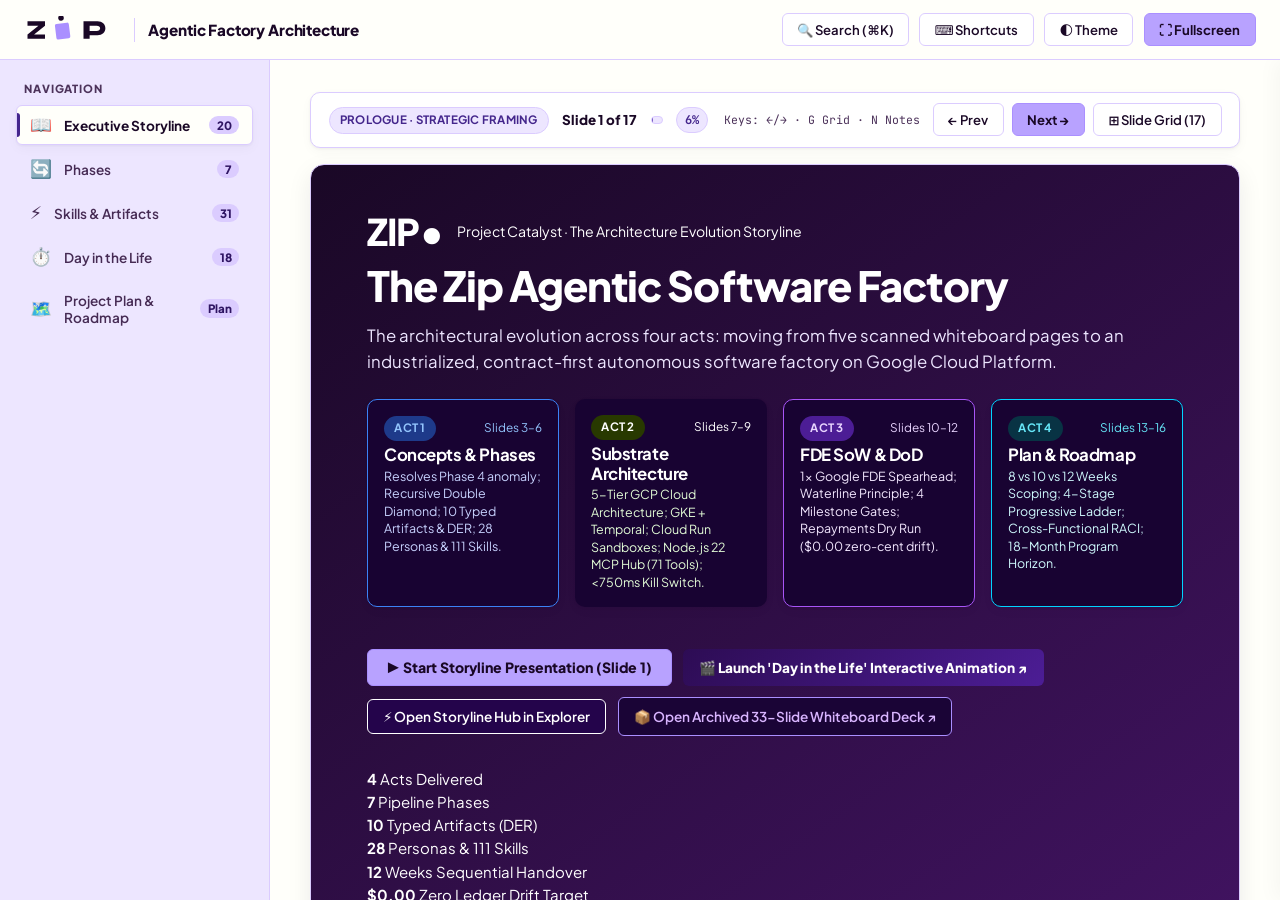
<file: architecture-unpack/presentation/index.html>
<!doctype html>
<html lang="en">
<head>
  <meta charset="utf-8">
  <meta name="viewport" content="width=device-width, initial-scale=1">
  <title>Zip Agentic Factory — Architecture Workbench</title>
  <link rel="stylesheet" href="css/zip-workbench-theme.css">
  <link rel="stylesheet" href="css/zip-micro-interactions.css">
  <script src="data/factory_data.js"></script>
  <script src="data/day_in_the_life_data.js"></script>
  <script src="data/storyline_data.js"></script>
  <script src="data/planning_data.js"></script>
</head>
<body>
  <!-- WCAG 2.1 AAA Skip to Main Content Link -->
  <a href="#mainStage" class="skip-link">Skip to main content</a>

  <!-- Top Command Header -->
  <header class="top-header" role="banner">
    <div class="header-brand">
      <svg class="zip-logo-svg" viewBox="0 0 110 32" fill="none" xmlns="http://www.w3.org/2000/svg" aria-label="Zip Official Logo" role="img">
        <!-- Z -->
        <path d="M4 6H24V11L11.5 21H24V26H4V21L16.5 11H4V6Z" fill="#1A0826"/>
        <!-- I pocket rotated -7 degrees in Fearlessness Lilac #AA8FFF -->
        <g transform="rotate(-7 46 16)">
          <rect x="36" y="8" width="16" height="18" rx="2" fill="#AA8FFF"/>
          <circle cx="44" cy="2" r="3.2" fill="#1A0826"/>
        </g>
        <!-- P -->
        <path d="M68 6H84C89.5 6 93 9.5 93 14C93 18.5 89.5 22 84 22H75V26H68V6ZM75 17H83C85.5 17 87 15.8 87 14C87 12.2 85.5 11 83 11H75V17Z" fill="#1A0826"/>
      </svg>
      <div class="header-divider" aria-hidden="true"></div>
      <div class="header-title-group">
        <span class="header-title">Agentic Factory Architecture</span>
      </div>
    </div>
    <div class="header-actions" role="toolbar" aria-label="Workbench Controls">
      <button class="btn" type="button" onclick="App.toggleSearch()" aria-label="Open Search Command Palette (Command K)">🔍 Search (⌘K)</button>
      <button class="btn" id="headerShortcutsBtn" type="button" onclick="App.toggleShortcutModal(true)" aria-label="Keyboard Shortcuts">⌨️ Shortcuts</button>
      <button class="btn" type="button" onclick="App.toggleTheme()" aria-label="Toggle Light and Dark Theme">🌓 Theme</button>
      <button class="btn btn-primary" type="button" onclick="App.toggleFullscreen()" aria-label="Toggle Fullscreen Mode">⛶ Fullscreen</button>
    </div>
  </header>

  <!-- Main Workbench Body -->
  <div class="workbench-body">
    <!-- Left Navigation Rail (#EDE6FF Lightest) -->
    <nav class="nav-sidebar" id="navSidebar" aria-label="Architecture Views Navigation">
      <div class="sidebar-section" role="tablist" aria-orientation="vertical" aria-label="Primary Workbench Views">
        <div class="sidebar-label" id="navPrimaryLabel">Navigation</div>
        <button type="button" role="tab" id="tab-storyline" aria-selected="true" aria-controls="mainStage" class="nav-item active" data-view="storyline" onclick="App.switchView('storyline')">
          <span class="nav-icon" aria-hidden="true">📖</span>
          <span>Executive Storyline</span>
          <span class="nav-badge" aria-label="20 slides">20</span>
        </button>
        <button type="button" role="tab" id="tab-pipeline" aria-selected="false" aria-controls="mainStage" class="nav-item" data-view="pipeline" onclick="App.switchView('pipeline')">
          <span class="nav-icon" aria-hidden="true">🔄</span>
          <span>Phases</span>
          <span class="nav-badge" aria-label="7 phases">7</span>
        </button>
        <button type="button" role="tab" id="tab-registry" aria-selected="false" aria-controls="mainStage" class="nav-item" data-view="registry" onclick="App.switchView('registry')">
          <span class="nav-icon" aria-hidden="true">⚡</span>
          <span>Skills &amp; Artifacts</span>
          <span class="nav-badge" aria-label="31 skills">31</span>
        </button>
        <button type="button" role="tab" id="tab-simulator" aria-selected="false" aria-controls="mainStage" class="nav-item" data-view="simulator" onclick="App.switchView('simulator')">
          <span class="nav-icon" aria-hidden="true">⏱️</span>
          <span>Day in the Life</span>
          <span class="nav-badge" aria-label="18 steps">18</span>
        </button>
        <button type="button" role="tab" id="tab-planning" aria-selected="false" aria-controls="mainStage" class="nav-item" data-view="planning" onclick="App.switchView('planning')">
          <span class="nav-icon" aria-hidden="true">🗺️</span>
          <span>Project Plan &amp; Roadmap</span>
          <span class="nav-badge" aria-label="12W + 18M">Plan</span>
        </button>
      </div>
    </nav>

    <!-- Center Main Stage (#FFFFFA Control Canvas) -->
    <main class="main-stage" id="mainStage" role="tabpanel" aria-live="polite" aria-labelledby="tab-storyline" tabindex="-1">
      <!-- Active view rendered here dynamically by JS controllers -->
    </main>

    <!-- Right Split-Screen Artifact Inspector Drawer -->
    <aside class="artifact-drawer" id="artifactDrawer" aria-label="Artifact Inspector Drawer">
      <div class="drawer-header">
        <div class="drawer-title-group">
          <span class="drawer-kicker" id="drawerKicker">Architecture Inspector</span>
          <span class="drawer-title" id="drawerTitle">Artifact Details</span>
        </div>
        <button class="btn btn-icon" type="button" onclick="ArtifactDrawer.close()" aria-label="Close Artifact Inspector">✕</button>
      </div>
      <div class="drawer-tabs" role="tablist" aria-label="Artifact Details Tabs">
        <button type="button" role="tab" aria-selected="true" class="drawer-tab active" data-tab="overview" onclick="ArtifactDrawer.setTab('overview')">Overview</button>
        <button type="button" role="tab" aria-selected="false" class="drawer-tab" data-tab="spec" onclick="ArtifactDrawer.setTab('spec')">JSON Spec</button>
        <button type="button" role="tab" aria-selected="false" class="drawer-tab" data-tab="ast" onclick="ArtifactDrawer.setTab('ast')">AST Conformance</button>
      </div>
      <div class="drawer-content" id="drawerContent">
        <!-- Tab content rendered dynamically -->
      </div>
    </aside>
  </div>

  <!-- Search / Command Palette Modal (Cmd+K) -->
  <div class="modal-backdrop" id="searchModal" role="dialog" aria-modal="true" aria-label="Search Command Palette" onclick="if(event.target===this)App.closeSearch()">
    <div class="search-modal">
      <div class="search-input-wrap">
        <span aria-hidden="true">🔍</span>
        <input type="text" class="search-input" placeholder="Search 31 skills, 7 phases, or statutory clauses..." aria-label="Search skills, phases, or statutory clauses" autofocus oninput="RegistryView.filterCategory(this.value)">
        <button class="btn" type="button" style="padding:0.2rem 0.5rem" onclick="App.closeSearch()">ESC</button>
      </div>
      <div class="search-results">
        <div class="search-item" tabindex="0" role="button" onclick="App.switchView('pipeline');PipelineView.inspectGap();App.closeSearch()">
          <span>⚠️ <strong>Phase 4 Red Gap:</strong> Side-by-Side Dual Run Shadow Rail</span>
          <span class="pill pill-gap">Decision</span>
        </div>
        <div class="search-item" tabindex="0" role="button" onclick="App.switchView('registry');App.closeSearch()">
          <span>⚖️ <strong>zero-cent-drift-prover:</strong> Guaranteed $0.00 Balance Drift</span>
          <span class="pill pill-fearless">Skill</span>
        </div>
        <div class="search-item" tabindex="0" role="button" onclick="App.switchView('storyline');App.closeSearch()">
          <span>📖 <strong>Executive Storyline:</strong> 20 Read-Back Slides</span>
          <span class="pill pill-fearless">Deck</span>
        </div>
      </div>
    </div>
  </div>

  <!-- Modular View Controllers -->
  <script src="js/components/artifact-drawer.js"></script>
  <script src="js/views/storyline-view.js"></script>
  <script src="js/views/pipeline-view.js"></script>
  <script src="js/views/registry-view.js"></script>
  <script src="js/views/simulator-view.js"></script>
  <script src="js/views/planning-view.js"></script>
  <script src="js/app.js"></script>
  <script>
    // Accessibility & ARIA state synchronizer + WAI-ARIA tablist keyboard navigation
    (function() {
      const origSwitchView = window.App && window.App.switchView;
      if (origSwitchView) {
        window.App.switchView = function(viewName) {
          origSwitchView.call(window.App, viewName);
          document.querySelectorAll('.nav-sidebar [role="tab"]').forEach(tab => {
            const isSelected = tab.dataset.view === viewName;
            tab.setAttribute('aria-selected', isSelected ? 'true' : 'false');
            if (isSelected) {
              const stage = document.getElementById('mainStage');
              if (stage && tab.id) stage.setAttribute('aria-labelledby', tab.id);
            }
          });
        };
      }

      // Arrow key navigation within vertical tablist
      const tablist = document.querySelector('.nav-sidebar [role="tablist"]');
      if (tablist) {
        tablist.addEventListener('keydown', function(e) {
          const tabs = Array.from(tablist.querySelectorAll('[role="tab"]'));
          const idx = tabs.indexOf(document.activeElement);
          if (idx === -1) return;
          if (e.key === 'ArrowDown' || e.key === 'ArrowRight') {
            e.preventDefault();
            const next = tabs[(idx + 1) % tabs.length];
            next.focus();
            next.click();
          } else if (e.key === 'ArrowUp' || e.key === 'ArrowLeft') {
            e.preventDefault();
            const prev = tabs[(idx - 1 + tabs.length) % tabs.length];
            prev.focus();
            prev.click();
          }
        });
      }

      document.addEventListener('keydown', function(e) {
        if (e.key === '?' && !['INPUT', 'TEXTAREA'].includes((e.target && e.target.tagName) || '')) {
          e.preventDefault();
          const modal = document.getElementById('contractModal');
          if (modal) modal.classList.toggle('open');
        }
        if (e.key === 'Escape') {
          const modal = document.getElementById('contractModal');
          if (modal) modal.classList.remove('open');
        }
      });
    })();
  </script>
</body>
</html>
</file>
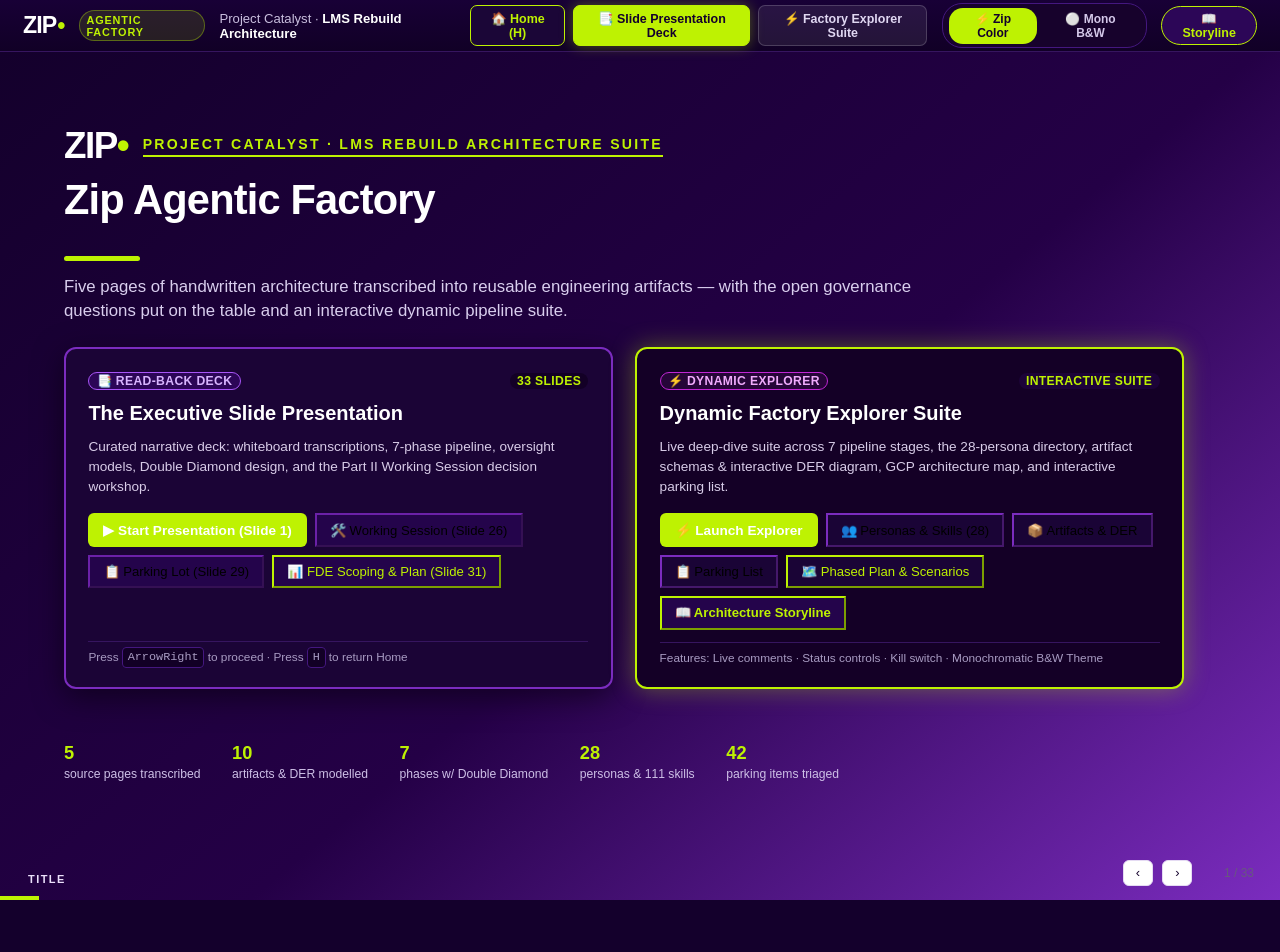
<file: architecture-unpack/presentation/archived-readback-deck.html>
<!doctype html>
<html lang="en">
<head>
<meta charset="utf-8">
<meta name="viewport" content="width=device-width, initial-scale=1">
<title>Zip Agentic Factory — Architecture Read-Back</title>
<style>
:root{
  /* Zip Co Official Brand Palette */
  --zip-purple:#14002C;         /* Zip Midnight Obsidian */
  --zip-purple-2:#7B2CBF;       /* Zip Electric Iris / Violet */
  --zip-purple-3:#8B32EB;       /* Zip Bright Orchid */
  --zip-purple-deep:#240046;    /* Zip Dark Plum Surface */
  --zip-lime:#BEF202;           /* Zip Signature Electric Neo-Lime */
  --zip-lime-bright:#AAFF00;    /* Zip Vivid Chartreuse */
  --zip-lime-dim:#94BD02;       /* Zip Lime Dark */
  --zip-lime-glow:rgba(190, 242, 2, 0.35);
  --zip-violet-glow:rgba(123, 44, 191, 0.35);
  --zip-coral:#FF3366;          /* Zip Coral Pink */
  --ink:#14002C;
  --ink-soft:#382554;
  --paper:#FFFFFF;
  --paper-elevated:#FAF8FE;
  --muted:#685880;
  --muted-light:#9B90B2;
  --line:#E5DBF3;
  --line-dark:#3A1463;

  /* semantic conventions used consistently across every diagram */
  --ext:#EEF4FF;      --ext-b:#2563EB;   --ext-t:#1E3A8A;
  --int:#FFF7ED;      --int-b:#EA580C;   --int-t:#7C2D12;
  --ledger:#F5EEFF;   --ledger-b:#7B2CBF;--ledger-t:#3C096C;
  --gcp:#ECFDF5;      --gcp-b:#059669;   --gcp-t:#064E3B;
  --gap:#FFF1F2;      --gap-b:#E11D48;   --gap-t:#881337;
  --gate:#FDF4FF;     --gate-b:#C026D3;  --gate-t:#701A75;
}
*{box-sizing:border-box;margin:0;padding:0}
html,body{height:100%}
body{
  font-family:-apple-system,BlinkMacSystemFont,"Segoe UI",Inter,Roboto,Helvetica,Arial,sans-serif;
  background:var(--zip-purple);color:var(--ink);
  overflow:hidden;-webkit-font-smoothing:antialiased;
}
#deck{position:relative;width:100vw;height:100vh}
.slide{
  position:absolute;inset:0;display:none;
  flex-direction:column;
  padding:4.2vh 5vw 8vh;
  background:var(--paper);
  overflow:auto;
}
.slide.active{display:flex;animation:fade .28s ease}
@keyframes fade{from{opacity:0;transform:translateY(8px)}to{opacity:1;transform:none}}

/* ---------- typography ---------- */
h1{font-size:clamp(30px,4.4vw,62px);line-height:1.05;letter-spacing:-.02em;color:var(--zip-purple)}
h2{font-size:clamp(23px,2.9vw,40px);line-height:1.12;letter-spacing:-.015em;color:var(--zip-purple);margin-bottom:.5em}
h3{font-size:clamp(15px,1.35vw,20px);color:var(--zip-purple-2);margin-bottom:.45em}
p,li,td,th{font-size:clamp(12.5px,1.13vw,17px);line-height:1.5}
.lede{font-size:clamp(14px,1.35vw,21px);color:var(--muted);max-width:60em;margin-bottom:1.1em;line-height:1.45}
.kicker{
  display:inline-block;font-size:clamp(9.5px,.78vw,12px);font-weight:700;
  letter-spacing:.16em;text-transform:uppercase;color:var(--zip-purple-3);
  border-bottom:2px solid var(--zip-lime);padding-bottom:3px;margin-bottom:1.1em;
}
strong{color:var(--zip-purple)}
code{
  font-family:ui-monospace,SFMono-Regular,Menlo,monospace;
  font-size:.87em;background:#F4F1FA;border:1px solid var(--line);
  border-radius:4px;padding:1px 5px;color:var(--zip-purple-2);
}
em{color:var(--muted)}
a{color:var(--zip-purple-2)}

/* ---------- title slide ---------- */
.title-slide{
  background:linear-gradient(140deg,var(--zip-purple) 0%,var(--zip-purple-2) 62%,var(--zip-purple-3) 100%);
  justify-content:center;color:#fff;
}
.title-slide h1{color:#fff;max-width:17em}
.title-slide .lede{color:#D9CEEE}
.title-slide .kicker{color:var(--zip-lime);border-color:var(--zip-lime)}
.title-meta{margin-top:2.4em;display:flex;gap:2.6em;flex-wrap:wrap;color:#CDBFE6;font-size:clamp(11px,.95vw,14px)}
.title-meta b{color:var(--zip-lime);display:block;font-size:1.5em;margin-bottom:.15em;font-weight:700}
.lime-rule{width:76px;height:5px;background:var(--zip-lime);border-radius:3px;margin:1.5em 0}

/* ---------- layout helpers ---------- */
.body{flex:1;min-height:0}
.cols{display:grid;grid-template-columns:1fr 1fr;gap:2vw;align-items:start}
.cols3{display:grid;grid-template-columns:repeat(3,1fr);gap:1.4vw;align-items:start}
.cols4{display:grid;grid-template-columns:repeat(4,1fr);gap:1.1vw;align-items:start}
.scroll{overflow:auto}

/* ---------- cards ---------- */
.card{
  background:#FBFAFE;border:1px solid var(--line);border-left:4px solid var(--zip-purple-3);
  border-radius:9px;padding:.95em 1.15em;
}
.card h3{margin-bottom:.3em}
.card p{color:#3F3557}
.card.lime{border-left-color:var(--zip-lime-dim)}
.card.gap{border-left-color:var(--gap-b);background:#FFF7F7}
.card.gap h3{color:var(--gap-t)}
.card.good{border-left-color:var(--gcp-b);background:#F5FBF7}
.card.good h3{color:var(--gcp-t)}
.num{
  display:inline-flex;align-items:center;justify-content:center;
  width:1.75em;height:1.75em;border-radius:50%;
  background:var(--zip-purple);color:var(--zip-lime);
  font-weight:700;font-size:.85em;margin-right:.5em;flex:none;
}

/* ---------- tables ---------- */
table{border-collapse:collapse;width:100%;margin:.35em 0}
th,td{text-align:left;padding:.44em .6em;border-bottom:1px solid var(--line);vertical-align:top}
th{
  color:var(--zip-purple);font-weight:700;font-size:.82em;
  text-transform:uppercase;letter-spacing:.06em;
  border-bottom:2px solid var(--zip-purple-3);white-space:nowrap;
}
tbody tr:hover{background:#FBFAFE}
td.nowrap{white-space:nowrap}

/* ---------- pills / tags ---------- */
.pill{
  display:inline-block;padding:.12em .6em;border-radius:99px;
  font-size:.76em;font-weight:700;letter-spacing:.03em;white-space:nowrap;
}
.pill.ext{background:var(--ext);color:var(--ext-t);border:1px solid var(--ext-b)}
.pill.int{background:var(--int);color:var(--int-t);border:1px solid var(--int-b)}
.pill.led{background:var(--ledger);color:var(--ledger-t);border:1px solid var(--ledger-b)}
.pill.gcp{background:var(--gcp);color:var(--gcp-t);border:1px solid var(--gcp-b)}
.pill.gap{background:var(--gap);color:var(--gap-t);border:1px solid var(--gap-b)}
.pill.p0{background:#FFE0E0;color:#7A0B0B;border:1px solid #D93025}
.pill.p1{background:#FFEEDB;color:#6B3B00;border:1px solid #F29900}
.pill.p2{background:#FFF9DB;color:#5C4B00;border:1px solid #C9A800}
.pill.p3{background:#EFEFF4;color:#4A4A57;border:1px solid #9A9AAB}

/* ---------- callout ---------- */
.callout{
  border-left:4px solid var(--zip-lime);background:#FAFCEF;
  padding:.8em 1.1em;border-radius:0 8px 8px 0;margin:.7em 0;
}
.callout.warn{border-left-color:var(--gap-b);background:#FFF6F6}
.callout.warn b{color:var(--gap-t)}
.callout p{color:#3F3557}

/* ---------- lists ---------- */
ul.clean{list-style:none}
ul.clean li{padding:.24em 0 .24em 1.25em;position:relative}
ul.clean li:before{
  content:"";position:absolute;left:0;top:.72em;
  width:7px;height:7px;border-radius:2px;background:var(--zip-lime-dim);
}
ul.clean.gapdots li:before{background:var(--gap-b)}

/* ---------- diagrams ---------- */
.diagram{width:100%;display:block;margin:.3em auto}
.dg-label{font:600 13px/1.2 -apple-system,BlinkMacSystemFont,"Segoe UI",sans-serif}
.dg-sub{font:400 11px/1.2 -apple-system,BlinkMacSystemFont,"Segoe UI",sans-serif;fill:#6B6483}
.legend{display:flex;gap:1.1em;flex-wrap:wrap;margin-top:.6em;font-size:clamp(10px,.85vw,13px);color:var(--muted)}
.legend span{display:inline-flex;align-items:center;gap:.4em}
.swatch{width:13px;height:13px;border-radius:3px;display:inline-block;border:1px solid rgba(0,0,0,.18)}

/* ---------- scans ---------- */
.scan-grid{display:grid;grid-template-columns:repeat(5,1fr);gap:.8vw}
.scan-grid figure{border:1px solid var(--line);border-radius:8px;overflow:hidden;background:#fff}
.scan-grid img{width:100%;display:block}
.scan-grid figcaption{font-size:clamp(9.5px,.8vw,12px);color:var(--muted);padding:.45em .6em;border-top:1px solid var(--line)}

/* ---------- chrome ---------- */
#bar{position:fixed;left:0;bottom:0;height:4px;background:var(--zip-lime);width:0;transition:width .28s ease;z-index:40}
#chrome{
  position:fixed;right:2vw;bottom:1.6vh;display:flex;align-items:center;gap:.8em;z-index:41;
  font-size:12px;color:var(--muted);
}
#chrome button{
  border:1px solid var(--line);background:#fff;border-radius:6px;
  width:30px;height:26px;cursor:pointer;color:var(--zip-purple);font-size:13px;line-height:1;
}
#chrome button:hover{background:var(--zip-lime);border-color:var(--zip-lime-dim)}
#count{font-variant-numeric:tabular-nums;min-width:52px;text-align:right}
#slug{
  position:fixed;left:2.2vw;bottom:1.7vh;z-index:41;
  font-size:11px;letter-spacing:.13em;text-transform:uppercase;color:#B9B2CC;font-weight:600;
}
.title-slide ~ #slug{color:#fff}

/* speaker notes */
.notes{
  display:none;position:fixed;left:0;right:0;bottom:0;max-height:38vh;overflow:auto;
  background:var(--ink);color:#E8E2F5;padding:1.2em 2.4em 2.2em;z-index:39;
  border-top:3px solid var(--zip-lime);font-size:14px;line-height:1.55;
}
body.notes-on .slide.active .notes{display:block}
.notes b{color:var(--zip-lime)}

/* overview */
#ov{
  display:none;position:fixed;inset:0;background:rgba(20,8,43,.97);z-index:60;
  padding:4vh 4vw;overflow:auto;
}
body.ov-on #ov{display:block}
#ov h2{color:#fff;margin-bottom:.8em}
.ov-grid{display:grid;grid-template-columns:repeat(auto-fill,minmax(180px,1fr));gap:.7em}
.ov-item{
  background:rgba(255,255,255,.07);border:1px solid rgba(255,255,255,.16);
  border-radius:7px;padding:.65em .8em;cursor:pointer;color:#E8E2F5;font-size:13px;
}
.ov-item:hover{background:var(--zip-lime);color:var(--ink);border-color:var(--zip-lime)}
.ov-item b{display:block;font-size:11px;color:var(--zip-lime);margin-bottom:.2em}
.ov-item:hover b{color:var(--zip-purple)}

@media print{
  body{overflow:visible}
  .slide{display:flex!important;position:relative;page-break-after:always;height:100vh}
  #chrome,#bar,#slug,.notes{display:none!important}
}

/* ---------- Zip Co Top Nav & View Switcher ---------- */
#top-nav{
  position:fixed;top:0;left:0;right:0;height:52px;
  background:linear-gradient(180deg, #180036 0%, #110026 100%);
  border-bottom:1px solid #36155F;
  display:flex;align-items:center;justify-content:space-between;
  padding:0 1.8vw;z-index:90;backdrop-filter:blur(8px);
}
.zip-brand-wrap{display:flex;align-items:center;gap:.9em}
.zip-logo-mark{
  font-weight:900;font-size:1.45rem;letter-spacing:-.04em;
  color:#FFF;line-height:1;text-transform:uppercase;
}
.zip-logo-mark span.dot{color:var(--zip-lime);margin-left:1px}
.zip-brand-pill{
  background:rgba(190,242,2,0.12);border:1px solid rgba(190,242,2,0.35);
  color:var(--zip-lime);font-size:.68rem;font-weight:700;letter-spacing:.08em;
  text-transform:uppercase;padding:.2em .6em;border-radius:99px;
}
.zip-title-text{font-size:.82rem;color:#C9BEDE}
.zip-title-text b{color:#FFF}
.view-switch{display:flex;align-items:center;gap:.55em}
.btn-mode{
  background:rgba(255,255,255,0.08);border:1px solid rgba(255,255,255,0.18);
  color:#E0D7F2;padding:.38em .85em;border-radius:7px;font-size:.78rem;font-weight:700;
  cursor:pointer;transition:all .18s ease;display:inline-flex;align-items:center;gap:.4em;
}
.btn-mode:hover{background:rgba(255,255,255,0.16);color:#FFF}
.btn-mode.active{
  background:var(--zip-lime);color:var(--zip-purple);border-color:var(--zip-lime);
  box-shadow:0 0 14px var(--zip-lime-glow);font-weight:800;
}

/* Slide adjustments for fixed top nav */
#deck{margin-top:52px;height:calc(100vh - 52px)}
.slide{padding-top:3.2vh}

/* Title Slide Brand Styling */
.title-slide{
  background:linear-gradient(140deg, #14002C 0%, #240046 55%, #7B2CBF 100%) !important;
}

/* Interactive Pipeline Enhancements on Slide 4 */
.pipeline-prompt-bar{
  background:#FAF6FF;border:1px solid #E2D5F5;border-left:4px solid var(--zip-lime);
  padding:.65em 1.1em;border-radius:0 8px 8px 0;margin-bottom:1em;
  display:flex;justify-content:space-between;align-items:center;flex-wrap:wrap;gap:.8em;
}
.pipeline-prompt-text{font-size:.86rem;color:#3F3557;display:flex;align-items:center;gap:.6em}
.pulse-dot{
  width:9px;height:9px;border-radius:50%;background:var(--zip-lime);
  display:inline-block;box-shadow:0 0 8px var(--zip-lime);
  animation:pulseDot 1.8s infinite ease-in-out;
}
@keyframes pulseDot{0%,100%{opacity:1;transform:scale(1)}50%{opacity:.4;transform:scale(1.25)}}
.btn-explore-cta{
  background:var(--zip-purple-2);color:#FFF;border:1px solid var(--zip-purple-3);
  padding:.35em .85em;border-radius:6px;font-size:.8rem;font-weight:700;cursor:pointer;
  transition:all .18s ease;display:inline-flex;align-items:center;gap:.4em;
}
.btn-explore-cta:hover{
  background:var(--zip-lime);color:var(--zip-purple);border-color:var(--zip-lime);
  box-shadow:0 0 12px var(--zip-lime-glow);
}
.interactive-node{cursor:pointer;transition:transform .18s ease}
.interactive-node:hover rect{
  stroke:var(--zip-lime) !important;stroke-width:3 !important;
  fill:#F7F4FD !important;filter:drop-shadow(0 0 6px rgba(190,242,2,0.5));
}
.interactive-node:hover text.dg-label{fill:var(--zip-purple-2) !important;font-weight:800}

/* Stage Cards clickability on Slide 5 */
.clickable-stage-card{cursor:pointer;transition:all .2s ease}
.clickable-stage-card:hover{
  border-color:var(--zip-purple-2) !important;box-shadow:0 6px 16px rgba(123,44,191,0.2);
  transform:translateY(-2px);
}

/* ---------- DYNAMIC FACTORY EXPLORER VIEW ---------- */
#factory-explorer-view{
  display:none;position:fixed;top:52px;left:0;right:0;bottom:0;
  background:#0D001F;color:#E8E2F5;overflow-y:auto;z-index:80;
  padding:1.4rem 2.2vw 3rem;
}
body.explorer-active #factory-explorer-view{display:block}
body.explorer-active #deck,
body.explorer-active #bar,
body.explorer-active #chrome,
body.explorer-active #slug{display:none !important}

.exp-hero{
  background:linear-gradient(135deg, #1C023D 0%, #2A085A 50%, #15002F 100%);
  border:1px solid #43167D;border-radius:12px;padding:1.2rem 1.8rem;
  margin-bottom:1.4rem;display:flex;justify-content:space-between;align-items:center;flex-wrap:wrap;gap:1.2rem;
  box-shadow:0 8px 30px rgba(0,0,0,0.35);
}
.exp-hero-text h1{font-size:1.55rem;font-weight:800;color:#FFF;letter-spacing:-.02em;margin-bottom:.25rem}
.exp-hero-text h1 span{color:var(--zip-lime)}
.exp-hero-text p{color:#D0C4E8;font-size:.88rem;max-width:62em;line-height:1.45}
.exp-stats{display:flex;gap:1.1rem;align-items:center}
.exp-stat-pill{
  background:rgba(0,0,0,0.35);border:1px solid rgba(255,255,255,0.12);
  padding:.45em .8em;border-radius:9px;text-align:center;min-width:64px;
}
.exp-stat-pill .val{font-size:1.2rem;font-weight:800;color:var(--zip-lime);line-height:1}
.exp-stat-pill .lbl{font-size:.65rem;text-transform:uppercase;letter-spacing:.06em;color:#A89BC2;margin-top:.2em}

/* Pipeline Track */
.exp-track-wrap{margin-bottom:1.6rem}
.exp-track-header{
  display:flex;justify-content:space-between;align-items:center;margin-bottom:.75rem;
}
.exp-track-header h2{
  font-size:.95rem;font-weight:700;color:#FFF;text-transform:uppercase;letter-spacing:.06em;
  display:flex;align-items:center;gap:.5em;margin:0;
}
.exp-track-header h2::before{content:"";width:4px;height:15px;background:var(--zip-lime);border-radius:2px}
.exp-loop-tag{
  background:rgba(190,242,2,0.12);border:1px solid rgba(190,242,2,0.35);
  color:var(--zip-lime);padding:.2em .65em;border-radius:99px;font-size:.72rem;font-weight:600;
}
.exp-pipeline-track{
  display:grid;grid-template-columns:repeat(7, 1fr);gap:.65rem;
  background:#140228;padding:.65rem;border-radius:12px;border:1px solid #33135C;
}
.exp-phase-node{
  background:#1E073D;border:1.5px solid #3B166E;border-radius:9px;
  padding:.8em .75em;cursor:pointer;transition:all .2s ease;
  display:flex;flex-direction:column;gap:.4em;user-select:none;position:relative;
}
.exp-phase-node:hover{
  background:#2B0C57;border-color:var(--zip-purple-3);
  transform:translateY(-2px);box-shadow:0 6px 16px rgba(0,0,0,0.4);
}
.exp-phase-node.active{
  background:linear-gradient(180deg, #370F6F 0%, #25074D 100%);
  border-color:var(--zip-lime);
  box-shadow:0 0 18px var(--zip-lime-glow), inset 0 0 8px rgba(190,242,2,0.12);
  transform:translateY(-3px);
}
.exp-phase-node.active::after{
  content:"";position:absolute;bottom:-9px;left:50%;transform:translateX(-50%);
  width:0;height:0;border-left:7px solid transparent;border-right:7px solid transparent;
  border-top:7px solid var(--zip-lime);
}
.exp-phase-node-top{display:flex;align-items:center;justify-content:space-between}
.exp-node-num{
  width:1.75rem;height:1.75rem;border-radius:5px;
  background:#120026;border:1px solid rgba(255,255,255,0.15);
  font-size:.8rem;font-weight:800;color:#FFF;
  display:flex;align-items:center;justify-content:center;
}
.exp-phase-node.active .exp-node-num{
  background:var(--zip-lime);color:var(--zip-purple);border-color:var(--zip-lime);
}
.exp-node-name{font-size:.86rem;font-weight:700;color:#FFF;line-height:1.2}
.exp-phase-node.active .exp-node-name{color:var(--zip-lime)}
.exp-node-badge{
  font-size:.62rem;font-weight:700;padding:.12em .4em;border-radius:3px;
  letter-spacing:.02em;text-transform:uppercase;white-space:nowrap;margin-top:auto;
}

/* Detail Box */
.exp-detail-box{
  background:#14002C;border:1px solid #36155F;border-radius:12px;overflow:hidden;
  box-shadow:0 12px 35px rgba(0,0,0,0.5);
}
.exp-stage-header{
  background:linear-gradient(90deg, #240450 0%, #1A013B 100%);
  padding:1.1rem 1.8rem;border-bottom:1px solid #3B166E;
  display:flex;justify-content:space-between;align-items:center;flex-wrap:wrap;gap:.9rem;
}
.exp-stage-title-group{display:flex;align-items:center;gap:.9rem}
.exp-stage-hero-num{
  font-size:1.6rem;font-weight:900;color:var(--zip-lime);
  background:#120026;border:1.5px solid var(--zip-lime);
  width:2.9rem;height:2.9rem;border-radius:8px;
  display:flex;align-items:center;justify-content:center;box-shadow:0 0 12px var(--zip-lime-glow);
}
.exp-stage-header h2{font-size:1.4rem;font-weight:800;color:#FFF;margin:0}
.exp-stage-header p.tagline{color:#C8B9E3;font-size:.88rem;margin-top:.15em}
.exp-stage-badges{display:flex;align-items:center;gap:.65rem;flex-wrap:wrap}

.exp-tabs{
  background:#110026;border-bottom:1px solid #2F1152;padding:0 1.8rem;
  display:flex;gap:.4rem;overflow-x:auto;
}
.exp-tab-btn{
  background:transparent;border:none;color:#A99BC2;font-size:.85rem;font-weight:700;
  padding:.85em 1.05em;cursor:pointer;position:relative;transition:all .18s ease;
  display:flex;align-items:center;gap:.4em;white-space:nowrap;
}
.exp-tab-btn:hover{color:#FFF}
.exp-tab-btn.active{color:var(--zip-lime)}
.exp-tab-btn.active::after{
  content:"";position:absolute;bottom:0;left:0;right:0;height:3px;
  background:var(--zip-lime);border-radius:3px 3px 0 0;box-shadow:0 0 8px var(--zip-lime);
}

.exp-tab-content{padding:1.6rem 1.8rem}
.exp-panel{display:none}
.exp-panel.active{display:block;animation:fade .22s ease}

.exp-grid2{display:grid;grid-template-columns:1fr 1fr;gap:1.3rem}
.exp-grid3{display:grid;grid-template-columns:repeat(3, 1fr);gap:1.1rem}

.exp-card{
  background:#1C0738;border:1px solid #36165F;border-radius:9px;
  padding:1.15rem;transition:all .18s ease;
}
.exp-card:hover{border-color:var(--zip-purple-3);box-shadow:0 6px 18px rgba(0,0,0,0.3)}
.exp-card h3{
  font-size:.98rem;font-weight:700;color:#FFF;margin-bottom:.65rem;
  display:flex;align-items:center;justify-content:space-between;
}
.exp-card p{font-size:.86rem;color:#D3C7E8;line-height:1.5}
.exp-card ul{list-style:none;margin-top:.55rem}
.exp-card ul li{
  font-size:.84rem;color:#D3C7E8;padding:.25rem 0 .25rem 1.15rem;position:relative;line-height:1.45;
}
.exp-card ul li::before{
  content:"";position:absolute;left:0;top:.6em;width:6px;height:6px;
  background:var(--zip-lime);border-radius:2px;
}
.exp-card.highlight{border-left:4px solid var(--zip-lime);background:#220942}
.exp-card.gate-card{border-left:4px solid #D946EF;background:#240638}
.exp-card.warn-card{border-left:4px solid var(--zip-coral);background:#26061E}

.exp-artifact-card{
  background:#190432;border:1.5px solid #3C166E;border-radius:9px;
  padding:1rem;display:flex;flex-direction:column;gap:.65rem;
  transition:all .18s ease;cursor:pointer;
}
.exp-artifact-card:hover{
  border-color:var(--zip-lime);transform:translateY(-2px);
  box-shadow:0 6px 20px rgba(0,0,0,0.4), 0 0 12px rgba(190,242,2,0.15);
}
.exp-artifact-card .top{display:flex;justify-content:space-between;align-items:center}
.exp-artifact-letter{
  font-size:.78rem;font-weight:800;background:var(--zip-lime);color:var(--zip-purple);
  width:1.5rem;height:1.5rem;border-radius:4px;display:flex;align-items:center;justify-content:center;
}
.exp-artifact-title{font-size:.96rem;font-weight:700;color:#FFF}
.exp-artifact-desc{font-size:.82rem;color:#C7B8E3;line-height:1.4}
.exp-artifact-meta{
  background:#100122;border:1px solid #2B0C4F;border-radius:5px;padding:.5rem .7rem;
  font-family:ui-monospace,SFMono-Regular,Menlo,monospace;font-size:.73rem;color:#D8CCE8;
}

.exp-persona-card{
  background:#1A0535;border:1px solid #381566;border-radius:9px;
  padding:1rem;display:flex;flex-direction:column;gap:.55rem;
  transition:all .18s ease;
}
.exp-persona-card:hover{border-color:var(--zip-purple-3);background:#220942}
.exp-persona-top{display:flex;align-items:center;justify-content:space-between;gap:.4em}
.exp-persona-name{font-size:.95rem;font-weight:800;color:#FFF}
.exp-persona-role{font-size:.7rem;color:var(--zip-lime);text-transform:uppercase;letter-spacing:.05em;font-weight:700}
.exp-persona-pair{
  font-size:.62rem;padding:.12em .4em;border-radius:3px;font-weight:700;
  background:rgba(255,51,102,0.2);color:#FDA4AF;border:1px solid #E11D48;
}
.exp-persona-eval{font-size:.82rem;color:#D5C9E8;line-height:1.4}
.exp-persona-prompt{
  background:#100122;border-left:3px solid var(--zip-lime);border-radius:0 5px 5px 0;
  padding:.5em .7em;font-size:.78rem;color:#E6DEEE;font-style:italic;line-height:1.4;margin-top:.2em;
}

/* Modal */
#expModal{
  display:none;position:fixed;inset:0;background:rgba(10,0,22,0.88);z-index:200;
  align-items:center;justify-content:center;padding:2rem;backdrop-filter:blur(6px);
}
#expModal.open{display:flex;animation:fade .18s ease}
.exp-modal-box{
  background:#180233;border:1.5px solid var(--zip-purple-2);border-radius:12px;
  max-width:720px;width:100%;max-height:85vh;overflow-y:auto;padding:1.8rem;
  box-shadow:0 20px 60px rgba(0,0,0,0.7), 0 0 25px var(--zip-violet-glow);position:relative;
}
.exp-modal-close{
  position:absolute;top:1.1rem;right:1.1rem;background:rgba(255,255,255,0.1);
  border:none;color:#FFF;width:1.9rem;height:1.9rem;border-radius:5px;cursor:pointer;
  font-size:1.05rem;font-weight:700;display:flex;align-items:center;justify-content:center;
}
.exp-modal-close:hover{background:var(--zip-coral)}
.exp-code{
  background:#0E001F;border:1px solid #33135C;border-radius:7px;padding:.9rem;
  font-family:ui-monospace,SFMono-Regular,Menlo,monospace;font-size:.8rem;color:#D8CCE8;
  overflow-x:auto;margin:.9rem 0;line-height:1.5;
}


/* Monochromatic B&W Theme */
body.theme-mono-bw {
  --zip-midnight: #000000 !important;
  --zip-purple: #000000 !important;
  --zip-purple-2: #121212 !important;
  --zip-purple-3: #222222 !important;
  --zip-purple-light: #333333 !important;
  --zip-lime: #FFFFFF !important;
  --zip-lime-dim: #DCDCDC !important;
  --zip-lime-glow: rgba(255, 255, 255, 0.25) !important;
  --zip-iris: #777777 !important;
  --zip-violet: #555555 !important;
  --zip-coral: #E0E0E0 !important;
  background: #000000 !important;
  color: #FFFFFF !important;
}
body.theme-mono-bw #top-nav {
  background: #000000 !important;
  border-bottom: 1px solid #333333 !important;
}
body.theme-mono-bw .slide {
  background: #000000 !important;
  color: #FFFFFF !important;
}
body.theme-mono-bw .slide.title-slide {
  background: #000000 !important;
}
body.theme-mono-bw .card {
  background: #111111 !important;
  border-color: #333333 !important;
  color: #FFFFFF !important;
}
body.theme-mono-bw .card.lime { border-left-color: #FFFFFF !important; }
body.theme-mono-bw .card.good { border-left-color: #AAAAAA !important; }
body.theme-mono-bw .card.gap { border-left-color: #666666 !important; }
body.theme-mono-bw .card.warn { border-left-color: #888888 !important; }
body.theme-mono-bw .pill {
  background: #222222 !important;
  border-color: #555555 !important;
  color: #FFFFFF !important;
}
body.theme-mono-bw .callout {
  background: #111111 !important;
  border-left-color: #FFFFFF !important;
  color: #FFFFFF !important;
}
body.theme-mono-bw .lime-rule { background: #FFFFFF !important; }
body.theme-mono-bw th { color: #FFFFFF !important; border-bottom-color: #444 !important; }
body.theme-mono-bw code { background: #222222 !important; color: #FFFFFF !important; }
body.theme-mono-bw .nav-mode-btn.active {
  background: #FFFFFF !important;
  color: #000000 !important;
  border-color: #FFFFFF !important;
}

</style>
<script>
// Prevent iframe inception (double menus)
if (window.self !== window.top) {
  try {
    window.top.location.href = window.location.href;
  } catch(e){}
}
</script>
</head>
<body>

<!-- ============ ZIP CO TOP NAVIGATION & MODE SWITCHER ============ -->
<header id="top-nav">
  <div class="zip-brand-wrap" onclick="goHome()" style="cursor:pointer" title="Go to Home (H)">
    <div class="zip-logo-mark">ZIP<span class="dot">•</span></div>
    <div class="zip-brand-pill">Agentic Factory</div>
    <div class="zip-title-text">Project Catalyst &middot; <b>LMS Rebuild Architecture</b></div>
  </div>
  <div class="view-switch" style="display:flex;align-items:center;gap:.5rem">
    <button id="btnDeckHome" class="btn-mode" onclick="goHome()" style="background:#1B0637;border-color:var(--zip-lime);color:var(--zip-lime);font-weight:700">🏠 Home (H)</button>
    <button id="btnNavDeck" class="btn-mode active" onclick="setAppMode('deck')">📑 Slide Presentation Deck</button>
    <button id="btnNavExplorer" class="btn-mode" onclick="setAppMode('explorer')">⚡ Factory Explorer Suite</button>
    <div class="theme-switcher-pill" style="display:inline-flex;align-items:center;gap:.3rem;background:#17022C;border:1.5px solid #44177F;border-radius:20px;padding:.2rem .4rem;margin-left:.4rem">
      <button class="theme-btn active" id="btnDeckThemeZip" onclick="setAppTheme('zip-color')" style="background:var(--zip-lime);border:none;color:var(--zip-midnight);padding:.25rem .65rem;border-radius:14px;font-size:.75rem;font-weight:700;cursor:pointer">⚡ Zip Color</button>
      <button class="theme-btn" id="btnDeckThemeMono" onclick="setAppTheme('mono-bw')" style="background:transparent;border:none;color:#D3C7E8;padding:.25rem .65rem;border-radius:14px;font-size:.75rem;font-weight:700;cursor:pointer">⚪ Mono B&amp;W</button>
    </div>
    <button class="btn-mode" id="btnNavStoryline" onclick="toggleStorylineModal()" style="background:#2C0657;border:1.5px solid var(--zip-lime);color:var(--zip-lime);border-radius:20px;padding:.25rem .75rem;font-size:.78rem;font-weight:800;cursor:pointer;display:inline-flex;align-items:center;gap:.35rem;margin-left:.4rem">📖 Storyline</button>
  </div>
</header>

<!-- ============ DYNAMIC FACTORY PIPELINE EXPLORER ============ -->
<div id="factory-explorer-view">
  <iframe id="explorerIframe" src="factory-explorer.html" style="width:100%;height:calc(100vh - 58px);border:none;display:block" title="Zip Agentic Factory Explorer"></iframe>
</div>
<div id="deck">

<!-- ============ 1. TITLE / HOME PORTAL ============ -->
<section class="slide title-slide" data-slug="Title">
  <div style="display:flex;align-items:center;gap:.9em;margin-bottom:.8em">
    <span style="font-weight:900;font-size:2.3rem;letter-spacing:-.04em;color:#FFF;line-height:1">ZIP<span style="color:var(--zip-lime)">•</span></span>
    <span class="kicker" style="margin-bottom:0;font-size:.88rem">Project Catalyst &middot; LMS Rebuild Architecture Suite</span>
  </div>
  <h1 style="font-size:2.6rem;margin-bottom:.25em">Zip Agentic&nbsp;Factory</h1>
  <div class="lime-rule" style="margin-bottom:.9em"></div>
  <p class="lede" style="font-size:1.05rem;max-width:900px;margin-bottom:1.4em">
    Five pages of handwritten architecture transcribed into reusable engineering artifacts &mdash; with the open governance questions put on the table and an interactive dynamic pipeline suite.
  </p>

  <!-- TWO PRIMARY ENTRY POINT GATEWAYS -->
  <div style="display:grid;grid-template-columns:1fr 1fr;gap:1.4rem;max-width:1120px;margin-bottom:1.5em">
    
    <!-- ENTRY 1: SLIDE PRESENTATION DECK -->
    <div class="card" style="background:#1B0436;border:2px solid #7B2CBF;border-radius:12px;padding:1.4rem;display:flex;flex-direction:column;gap:.75rem;box-shadow:0 8px 30px rgba(0,0,0,0.5)">
      <div style="display:flex;justify-content:space-between;align-items:center">
        <span class="pill int" style="background:#2C0657;color:#D8B4FE;border-color:#A855F7">📑 READ-BACK DECK</span>
        <span class="pill good" style="background:#130026;border-color:var(--zip-lime);color:var(--zip-lime)">33 SLIDES</span>
      </div>
      <h3 style="font-size:1.25rem;color:#FFF;margin:0">The Executive Slide Presentation</h3>
      <p style="font-size:.85rem;color:#D8CCE8;line-height:1.45;margin:0">
        Curated narrative deck: whiteboard transcriptions, 7-phase pipeline, oversight models, Double Diamond design, and the Part II Working Session decision workshop.
      </p>
      <div style="display:flex;gap:.5rem;flex-wrap:wrap;margin-top:.3rem">
        <button class="btn-explore-cta" onclick="show(1)" style="padding:.55em 1.1em;font-size:.85rem;background:var(--zip-lime);color:var(--zip-midnight);font-weight:800;border:none">
          ▶ Start Presentation (Slide 1)
        </button>
        <button class="btn" onclick="show(25)" style="padding:.55em 1em;font-size:.82rem;background:#24044B;border-color:#6B21A8">
          🛠️ Working Session (Slide 26)
        </button>
        <button class="btn" onclick="show(28)" style="padding:.55em 1em;font-size:.82rem;background:#24044B;border-color:#6B21A8">
          📋 Parking Lot (Slide 29)
        </button>
        <button class="btn" onclick="show(30)" style="padding:.55em 1em;font-size:.82rem;background:#24044B;border-color:var(--zip-lime);color:var(--zip-lime)">
          📊 FDE Scoping &amp; Plan (Slide 31)
        </button>
      </div>
      <div style="font-size:.74rem;color:#A89BC2;margin-top:auto;padding-top:.5rem;border-top:1px solid #36155F">
        Press <kbd style="background:#120026;padding:.2em .4em;border-radius:4px;border:1px solid #44177F">ArrowRight</kbd> to proceed &middot; Press <kbd style="background:#120026;padding:.2em .4em;border-radius:4px;border:1px solid #44177F">H</kbd> to return Home
      </div>
    </div>

    <!-- ENTRY 2: DYNAMIC FACTORY EXPLORER -->
    <div class="card" style="background:#140026;border:2px solid var(--zip-lime);border-radius:12px;padding:1.4rem;display:flex;flex-direction:column;gap:.75rem;box-shadow:0 0 25px var(--zip-lime-glow)">
      <div style="display:flex;justify-content:space-between;align-items:center">
        <span class="pill gap" style="background:#260538;color:#F0ABFC;border-color:#C026D3">⚡ DYNAMIC EXPLORER</span>
        <span class="pill good" style="background:#1C0338;border-color:var(--zip-lime);color:var(--zip-lime)">INTERACTIVE SUITE</span>
      </div>
      <h3 style="font-size:1.25rem;color:#FFF;margin:0">Dynamic Factory Explorer Suite</h3>
      <p style="font-size:.85rem;color:#D8CCE8;line-height:1.45;margin:0">
        Live deep-dive suite across 7 pipeline stages, the 28-persona directory, artifact schemas &amp; interactive DER diagram, GCP architecture map, and interactive parking list.
      </p>
      <div style="display:flex;gap:.5rem;flex-wrap:wrap;margin-top:.3rem">
        <button class="btn-explore-cta" onclick="openExplorerSection('pipeline')" style="padding:.55em 1.1em;font-size:.85rem;background:var(--zip-lime);color:var(--zip-midnight);font-weight:800;border:none">
          ⚡ Launch Explorer
        </button>
        <button class="btn" onclick="openExplorerSection('personas')" style="padding:.55em 1em;font-size:.82rem;background:#1A0436;border-color:#7B2CBF">
          👥 Personas &amp; Skills (28)
        </button>
        <button class="btn" onclick="openExplorerSection('artifacts')" style="padding:.55em 1em;font-size:.82rem;background:#1A0436;border-color:#7B2CBF">
          📦 Artifacts &amp; DER
        </button>
        <button class="btn" onclick="openExplorerSection('parking')" style="padding:.55em 1em;font-size:.82rem;background:#1A0436;border-color:#7B2CBF">
          📋 Parking List
        </button>
        <button class="btn" onclick="openExplorerSection('planning')" style="padding:.55em 1em;font-size:.82rem;background:#1A0436;border-color:var(--zip-lime);color:var(--zip-lime)">
          🗺️ Phased Plan &amp; Scenarios
        </button>
        <button class="btn" onclick="openExplorerSection('storyline')" style="padding:.55em 1em;font-size:.82rem;background:#24044B;border-color:#BEF202;color:#BEF202;font-weight:700">
          📖 Architecture Storyline
        </button>
      </div>
      <div style="font-size:.74rem;color:#A89BC2;margin-top:auto;padding-top:.5rem;border-top:1px solid #36155F">
        Features: Live comments &middot; Status controls &middot; Kill switch &middot; Monochromatic B&amp;W Theme
      </div>
    </div>

  </div>

  <div class="title-meta" style="max-width:1120px">
    <div><b>5</b> source pages transcribed</div>
    <div><b>10</b> artifacts &amp; DER modelled</div>
    <div><b>7</b> phases w/ Double Diamond</div>
    <div><b>28</b> personas &amp; 111 skills</div>
    <div><b>42</b> parking items triaged</div>
  </div>
  <div class="notes"><b>Framing:</b> this is a read-back and gap-closing session, not a pitch. Goal for the room: leave with three decisions made. Movements 1&ndash;6 establish that we understood the design and are generous about its real strengths; movement 7 spends that credit on the gaps.</div>
</section>

<!-- ============ 2. PROVENANCE ============ -->
<section class="slide" data-slug="Provenance">
  <span class="kicker">What we did</span>
  <h2>From whiteboard photos to editable artifacts</h2>
  <p class="lede">The source was five scanned pages across two files, with no text layer &mdash; nothing searchable, nothing reusable. Everything here is traceable back to those pages.</p>
  <div class="body">
    <div class="cols4">
      <div class="card"><h3><span class="num">1</span>Transcribed</h3><p>All five pages captured verbatim, one Markdown file per page, with uncertain readings flagged rather than guessed.</p></div>
      <div class="card"><h3><span class="num">2</span>Modelled</h3><p>Six artifacts, seven phases, the agent record and the control plane extracted into structured JSON.</p></div>
      <div class="card"><h3><span class="num">3</span>Redrawn</h3><p>Every diagram rebuilt as editable Mermaid source &mdash; version-controllable, not a photo.</p></div>
      <div class="card"><h3><span class="num">4</span>Interrogated</h3><p>Gaps, ambiguities and contradictions collected into a triaged parking lot.</p></div>
    </div>
    <div class="callout lime" style="margin-top:.8em">
      <p><b>&#10003; Then cross-referenced against the working corpus.</b> Five further documents already sit in the project folder &mdash; the persona catalogue, the Agent Factory PRD, the FDE scope notes and engagement plan. Reading them against the whiteboard <strong>closed five open items and advanced four more</strong>. Slides marked <em>&ldquo;from the working corpus&rdquo;</em> draw on those rather than the scans.</p>
    </div>
    <div class="callout">
      <p><b>The transcription discipline:</b> verbatim page records are kept separate from the synthesis. The raw record stays auditable against the scan; the interpretation is a layer on top that can be rewritten without losing the source of truth. Anywhere this deck reasons beyond what is written, it says <em>inferred</em>.</p>
    </div>
  </div>
  <div class="notes"><b>Say:</b> the point of separating transcript from synthesis is that you can challenge our interpretation without us losing your original. Every claim traces to a page. <b>Watch for:</b> if the author is in the room, the ambiguity list on the parking-lot slide is quick to resolve live.</div>
</section>

<!-- ============ 3. FOUR CORE IDEAS ============ -->
<section class="slide" data-slug="Core ideas">
  <span class="kicker">The design in four ideas</span>
  <h2>What the architecture actually commits to</h2>
  <div class="body">
    <div class="cols">
      <div class="card lime"><h3><span class="num">1</span>Every step emits a durable artifact</h3><p>Nothing important lives in a chat log. Six artifact types, each with defined metadata, each registered. Auditability is designed in rather than retrofitted.</p></div>
      <div class="card lime"><h3><span class="num">2</span>A registry is the backbone</h3><p>All six artifacts carry a <code>Registry &#10003;</code> mark. The registry also holds the agents &mdash; and it is what routes work to them.</p></div>
      <div class="card lime"><h3><span class="num">3</span>Disagreement is first-class</h3><p>The Negotiation File captures human&harr;agent and agent&harr;agent feedback as structured, auditable records. Most agentic designs lose this in chat history.</p></div>
      <div class="card lime"><h3><span class="num">4</span>Documentation is a closed loop</h3><p>What the pipeline writes at the end is what it reads as context at the beginning. The loop either closes or it doesn't.</p></div>
    </div>
  </div>
  <div class="notes"><b>Say:</b> these four aren't our framing imposed on the notes &mdash; they're what the pages keep returning to. Idea 3 is the one we'd call out as genuinely mature; it's rare to see disagreement modelled as an artifact. Idea 4 is the one most likely to get dropped under delivery pressure, and the documentation-loop slide explains why that would be expensive.</div>
</section>

<!-- ============ SETUP & ENVIRONMENT ============ -->
<section class="slide" data-slug="Environment">
  <span class="kicker">Where the work happens</span>
  <h2>The repo is the hub &mdash; and it carries the house rules</h2>
  <div class="body">
    <div class="cols">
      <div>
        <svg class="diagram" viewBox="0 0 660 300" role="img" aria-label="Repository, developers and Skills Agent">
          <defs><marker id="a4" markerWidth="9" markerHeight="9" refX="7.5" refY="3.2" orient="auto"><path d="M0,0 L7.5,3.2 L0,6.4 z" fill="#4B1D8F"/></marker></defs>
          <rect x="20" y="20" width="240" height="66" rx="8" fill="#FFF4E5" stroke="#F29900" stroke-width="2"/>
          <text x="140" y="48" text-anchor="middle" class="dg-label" fill="#3B2A00">Engineering / Arch. team</text>
          <text x="140" y="68" text-anchor="middle" class="dg-sub">maintains the repo</text>

          <rect x="215" y="126" width="215" height="62" rx="8" fill="#EAF2FF" stroke="#1A73E8" stroke-width="2.4"/>
          <text x="322" y="163" text-anchor="middle" class="dg-label" fill="#0B1F3B">GITHUB REPO</text>

          <rect x="400" y="30" width="240" height="66" rx="10" fill="#F3E8FF" stroke="#8430CE" stroke-width="2.2"/>
          <text x="520" y="58" text-anchor="middle" class="dg-label" fill="#2A0B3B">Skills Agent</text>
          <text x="520" y="78" text-anchor="middle" class="dg-sub">= Zip SDLC Principles</text>

          <rect x="20" y="228" width="120" height="56" rx="8" fill="#FFF4E5" stroke="#F29900" stroke-width="2"/>
          <text x="80" y="261" text-anchor="middle" class="dg-label" fill="#3B2A00">Dev 1</text>
          <rect x="160" y="228" width="120" height="56" rx="8" fill="#FFF4E5" stroke="#F29900" stroke-width="2"/>
          <text x="220" y="261" text-anchor="middle" class="dg-label" fill="#3B2A00">Dev 2</text>
          <rect x="300" y="228" width="120" height="56" rx="8" fill="#FFF4E5" stroke="#F29900" stroke-width="2"/>
          <text x="360" y="261" text-anchor="middle" class="dg-label" fill="#3B2A00">Dev 3</text>

          <path d="M140,86 L140,157 L208,157" fill="none" stroke="#4B1D8F" stroke-width="2.2" marker-end="url(#a4)"/>
          <text x="150" y="120" class="dg-sub" fill="#4B1D8F">push</text>
          <path d="M300,188 L300,208 Q300,220 288,220 L232,220" fill="none" stroke="#4B1D8F" stroke-width="2.2" marker-end="url(#a4)"/>
          <text x="315" y="210" class="dg-sub" fill="#4B1D8F">pull</text>
          <line x1="430" y1="150" x2="470" y2="102" stroke="#8430CE" stroke-width="2.2" stroke-dasharray="6 4"/>
        </svg>
        <div class="legend">
          <span><span class="swatch" style="background:#FFF4E5;border-color:#F29900"></span> people</span>
          <span><span class="swatch" style="background:#EAF2FF;border-color:#1A73E8"></span> repo</span>
          <span><span class="swatch" style="background:#F3E8FF;border-color:#8430CE"></span> governance</span>
        </div>
      </div>
      <div>
        <div class="card"><h3>Toolchain</h3>
          <p><code>Antigravity</code> &middot; <code>Antigravity CLI</code> &middot; <code>VS Code</code> &middot; <code>gcloud</code> &middot; <code>Terraform</code></p>
        </div>
        <div class="card good" style="margin-top:.7em"><h3><span class="pill gcp">GCP</span> Responsibilities &amp; storage</h3>
          <p>Deploy infrastructure &middot; run tests</p>
          <table style="margin-top:.4em">
            <tbody>
              <tr><td><b>Cloud SQL</b></td><td>scoring runs</td></tr>
              <tr><td><b>Cloud Storage</b></td><td>artefacts storage</td></tr>
            </tbody>
          </table>
          <p style="margin-top:.4em"><em>This answers where the registry and artifacts physically live &mdash; previously unstated.</em></p>
        </div>
        <div class="card gap" style="margin-top:.7em"><h3>&#9888; Integration surface</h3>
          <p><strong>Jira MCP Server</strong> &middot; <strong>Slack</strong> &middot; <strong>Custom MCP</strong> &mdash; named, but unscoped.</p>
        </div>
      </div>
    </div>
    <div class="callout warn">
      <p><b>The most under-specified important thing in the architecture.</b> <em>&ldquo;Skills Agent = Zip SDLC Principles&rdquo;</em> is the mechanism by which Zip's house engineering rules reach every agent in the fleet &mdash; effectively the governance backbone &mdash; and it appears exactly once, as a callout, with no detail on how principles are encoded, versioned, tested or enforced.</p>
    </div>
  </div>
  <div class="notes"><b>Two things to land here.</b> First, the Skills Agent: if this is how Zip's standards reach the fleet, it deserves a design, not a callout &mdash; that's PL-36 and it's our #2 recommendation. Second, the MCP surface: agents that can write to Jira and post to Slack have a much larger blast radius than agents confined to a repo. Combined with no identity model and no central kill switch, that's one risk, not three.</div>
</section>

<!-- ============ 4. PIPELINE ============ -->
<section class="slide" data-slug="Pipeline">
  <span class="kicker">The process</span>
  <h2>Seven phases, all now accounted for</h2>
  <div class="body">
    <div class="pipeline-prompt-bar">
      <div class="pipeline-prompt-text">
        <span class="pulse-dot"></span>
        <span><b>Interactive Experience:</b> Click any phase block in the diagram below or launch the Dynamic Factory Explorer to inspect artifacts, deliverables, and personas.</span>
      </div>
      <button class="btn-explore-cta" onclick="setAppMode('explorer', 0)">⚡ Launch Dynamic Factory Explorer</button>
    </div>
    <svg class="diagram" viewBox="0 0 1400 250" role="img" aria-label="Seven phase pipeline with phase four missing">
      <defs>
        <marker id="ar" markerWidth="9" markerHeight="9" refX="7.5" refY="3.2" orient="auto">
          <path d="M0,0 L7.5,3.2 L0,6.4 z" fill="#4B1D8F"/>
        </marker>
        <marker id="arL" markerWidth="9" markerHeight="9" refX="7.5" refY="3.2" orient="auto">
          <path d="M0,0 L7.5,3.2 L0,6.4 z" fill="#9FCB2E"/>
        </marker>
      </defs>
      <g>
        <g class="interactive-node" onclick="setAppMode('explorer', 0)" title="Click to inspect Phase 1 (Specify)">
          <rect x="30"   y="55" width="170" height="88" rx="9" fill="#EAF2FF" stroke="#1A73E8" stroke-width="2"/>
          <text x="115"  y="90"  text-anchor="middle" class="dg-label" fill="#0B1F3B">(1) Specify</text>
          <text x="115"  y="112" text-anchor="middle" class="dg-sub">produces BRD 🔍</text>
        </g>

        <g class="interactive-node" onclick="setAppMode('explorer', 1)" title="Click to inspect Phase 2 (Dispatch)">
          <rect x="225"  y="55" width="170" height="88" rx="9" fill="#EAF2FF" stroke="#1A73E8" stroke-width="2"/>
          <text x="310"  y="86"  text-anchor="middle" class="dg-label" fill="#0B1F3B">(2) Dispatch</text>
          <text x="310"  y="106" text-anchor="middle" class="dg-sub">PRD +</text>
          <text x="310"  y="122" text-anchor="middle" class="dg-sub">Project Assignment 🔍</text>
        </g>

        <g class="interactive-node" onclick="setAppMode('explorer', 2)" title="Click to inspect Phase 3 (Generate)">
          <rect x="420"  y="55" width="170" height="88" rx="9" fill="#EAF2FF" stroke="#1A73E8" stroke-width="2"/>
          <text x="505"  y="90"  text-anchor="middle" class="dg-label" fill="#0B1F3B">(3) Generate</text>
          <text x="505"  y="112" text-anchor="middle" class="dg-sub">agents build 🔍</text>
        </g>

        <g class="interactive-node" onclick="setAppMode('explorer', 3)" title="Click to inspect Phase 4 (Review)">
          <rect x="615"  y="55" width="170" height="88" rx="9" fill="#EAF2FF" stroke="#1A73E8" stroke-width="2"/>
          <text x="700"  y="86"  text-anchor="middle" class="dg-label" fill="#0B1F3B">(4) Review</text>
          <text x="700"  y="106" text-anchor="middle" class="dg-sub">score + feedback</text>
          <text x="700"  y="122" text-anchor="middle" class="dg-sub">approve / not approve 🔍</text>
        </g>

        <g class="interactive-node" onclick="setAppMode('explorer', 4)" title="Click to inspect Phase 5 (Verify)">
          <rect x="810"  y="55" width="170" height="88" rx="9" fill="#EAF2FF" stroke="#1A73E8" stroke-width="2"/>
          <text x="895"  y="90"  text-anchor="middle" class="dg-label" fill="#0B1F3B">(5) Verify</text>
          <text x="895"  y="112" text-anchor="middle" class="dg-sub">Build Report 🔍</text>
        </g>

        <g class="interactive-node" onclick="setAppMode('explorer', 5)" title="Click to inspect Phase 6 (Ship & Observe)">
          <rect x="1005" y="55" width="170" height="88" rx="9" fill="#EAF2FF" stroke="#1A73E8" stroke-width="2"/>
          <text x="1090" y="90"  text-anchor="middle" class="dg-label" fill="#0B1F3B">(6) Ship &amp; Observe</text>
          <text x="1090" y="112" text-anchor="middle" class="dg-sub">Final Report 🔍</text>
        </g>

        <g class="interactive-node" onclick="setAppMode('explorer', 6)" title="Click to inspect Phase 7 (Update Documentation)">
          <rect x="1200" y="55" width="170" height="88" rx="9" fill="#EAF2FF" stroke="#1A73E8" stroke-width="2"/>
          <text x="1285" y="86"  text-anchor="middle" class="dg-label" fill="#0B1F3B">(7) Update</text>
          <text x="1285" y="104" text-anchor="middle" class="dg-label" fill="#0B1F3B">Documentation</text>
          <text x="1285" y="124" text-anchor="middle" class="dg-sub">closes the loop ↺</text>
        </g>
      </g>
      <g stroke="#4B1D8F" stroke-width="2.2" marker-end="url(#ar)" fill="none">
        <line x1="200"  y1="99" x2="218"  y2="99"/>
        <line x1="395"  y1="99" x2="413"  y2="99"/>
        <line x1="590"  y1="99" x2="608"  y2="99"/>
        <line x1="785"  y1="99" x2="803"  y2="99"/>
        <line x1="980"  y1="99" x2="998"  y2="99"/>
        <line x1="1175" y1="99" x2="1193" y2="99"/>
      </g>
      <text x="207" y="46" text-anchor="middle" class="dg-sub" fill="#4B1D8F">BRD</text>
      <text x="893" y="46" text-anchor="middle" class="dg-sub" fill="#4B1D8F">build results</text>
      <path d="M1285,143 L1285,205 Q1285,218 1272,218 L128,218 Q115,218 115,205 L115,152"
            fill="none" stroke="#9FCB2E" stroke-width="2.6" stroke-dasharray="8 5" marker-end="url(#arL)"/>
      <text x="700" y="238" text-anchor="middle" class="dg-sub" fill="#7FA522">documentation feeds back in as context for the next specification</text>
    </svg>
    <div class="callout">
      <p><b>&#10003; Phase (4) is <strong>Review</strong></b> &mdash; attested on the late-arriving page&nbsp;1: <em>&ldquo;reviews the Build Report and provides a score&rdquo;</em>, producing <strong>Score agent</strong>, <strong>Feedback register</strong> and <strong>Approve / Not approve + Reason</strong>. Until that page arrived this was an open inference.</p>
      <p style="margin-top:.5em"><b>&#10003; And nothing is missing.</b> One of the sheets is labelled <em>&ldquo;Page 4&rdquo;</em> by the author, which looked like a gap in the scan. With page&nbsp;1 counted, that sheet <em>is</em> page 4. The set is complete at five pages.</p>
    </div>
  </div>
  <div class="notes"><b>Worth narrating as a small win:</b> two items that were open after the first four pages closed the moment page 1 arrived. It also validates the transcription discipline &mdash; we flagged both as inferences rather than asserting them, and the flags turned out to be exactly right. <b>The red-dashed &ldquo;gap&rdquo; convention still appears later</b> on the rating and gaps slides.</div>
</section>

<!-- ============ STAGES WITH GATES ============ -->
<section class="slide" data-slug="Stages &amp; gates">
  <span class="kicker">The process view</span>
  <h2>Six stages, three human gates</h2>
  <p class="lede">The artifact pages say <em>what</em> gets produced. This page says <em>who decides</em> between each step &mdash; and where the author's own open questions sit.</p>
  <div class="body scroll">
    <div class="cols3">
      <div class="card clickable-stage-card" onclick="setAppMode('explorer', 0)" title="Click to drill down into Phase 1 (Specify)"><h3><span class="num">1</span>Specify <span style="font-size:.7em;color:var(--zip-purple-2);font-weight:600">🔍 Drilldown</span></h3>
        <p><b>IN:</b> high level design &rarr; <strong>BRD</strong></p>
        <p>Converts business requirements into a tech spec. Checks documentation, implements architecture principles. <span class="pill gap">Q.6</span></p>
      </div>
      <div class="card clickable-stage-card" onclick="setAppMode('explorer', 1)" title="Click to drill down into Phase 2 (Dispatch)"><h3><span class="num">2</span>Dispatch <span class="pill gap">Q.3</span> <span style="font-size:.7em;color:var(--zip-purple-2);font-weight:600">🔍</span></h3>
        <p>An agent gets assigned the task and opens the process.</p>
        <p style="margin-top:.4em"><strong>&ldquo;Akin to a taxi dispatcher &mdash; best agent for the job.&rdquo;</strong> Might be a GKE or Data Agent. <span class="pill gap">Q.1</span></p>
      </div>
      <div class="card clickable-stage-card" onclick="setAppMode('explorer', 2)" title="Click to drill down into Phase 3 (Generate)"><h3><span class="num">3</span>Generate <span class="pill gap">Q.7</span> <span style="font-size:.7em;color:var(--zip-purple-2);font-weight:600">🔍</span></h3>
        <p><b>IN:</b> (A) reviewed PRD &nbsp;(B) agent</p>
        <p>Agent fleet works <strong>sequentially or in parallel</strong> <span class="pill gap">Q.4</span>, fanning out as a tree. Kill switch <span class="pill gap">Q.2</span>.</p>
        <p style="margin-top:.4em"><b>OUT:</b> build &rarr; unit test &rarr; handover</p>
      </div>
      <div class="card lime clickable-stage-card" onclick="setAppMode('explorer', 3)" title="Click to drill down into Phase 4 (Review)"><h3><span class="num">4</span>Review <span class="pill gap">Q.5</span> <span style="font-size:.7em;color:var(--zip-purple-2);font-weight:600">🔍</span></h3>
        <p>Reviews the Build Report and provides a score. Produces:</p>
        <ul class="clean" style="margin-top:.3em">
          <li><strong>Score agent</strong></li>
          <li><strong>Feedback register</strong></li>
          <li><strong>Approve / Not approve</strong> + reason</li>
        </ul>
      </div>
      <div class="card clickable-stage-card" onclick="setAppMode('explorer', 4)" title="Click to drill down into Phase 5 (Verify)"><h3><span class="num">5</span>Verify <span style="font-size:.7em;color:var(--zip-purple-2);font-weight:600">🔍 Drilldown</span></h3>
        <p>Autonomous agent stack runs:</p>
        <ul class="clean" style="margin-top:.3em">
          <li>Integration</li><li>Load</li><li>Adversarial</li>
        </ul>
      </div>
      <div class="card good clickable-stage-card" onclick="setAppMode('explorer', 5)" title="Click to drill down into Phase 6 (Ship & Observe)"><h3><span class="num">6</span>Ship &amp; Observe <span style="font-size:.7em;color:var(--zip-purple-2);font-weight:600">🔍</span></h3>
        <p>&#128721; Code is merged, sent to <strong>shadow gate testing</strong> &mdash; a hard gate before production.</p>
        <p style="margin-top:.4em"><em>The term isn't defined anywhere in the set.</em></p>
      </div>
    </div>
    <div class="callout">
      <p><b>Three explicit human touchpoints:</b> <strong>PRD GO / NO-GO</strong> between Specify and Dispatch &middot; <strong>Approve / Not approve + Reason</strong> at Review &middot; a persona attached to Build&nbsp;/&nbsp;Results at Verify. This is the clearest statement of the human-in-the-loop design anywhere in the five pages &mdash; and it's also the clearest picture of where the review bottleneck will form.</p>
    </div>
    <div class="callout warn">
      <p><b>&ldquo;Feedback register&rdquo; at stage 4 is almost certainly the Negotiation File</b> from the artifact pages, seen from the process side rather than the artifact side. Worth confirming &mdash; if so, it's the same object under two names, which matters for the entity model.</p>
    </div>
  </div>
  <div class="notes"><b>The taxi-dispatcher line is the best articulation of intent</b> for the Project Assignment service anywhere in the set &mdash; use it. <b>Then note the gate count:</b> three human gates plus human-curated BRDs is four places a person must act per unit of work. That's the scaling constraint, and it's the one thing the architecture doesn't yet address.</div>
</section>

<!-- ============ OVERSIGHT PER STAGE ============ -->
<section class="slide" data-slug="Oversight">
  <span class="kicker">From the working corpus &mdash; not the whiteboard</span>
  <h2>Every stage has a named oversight level</h2>
  <p class="lede">The whiteboard shows <em>where</em> humans sit. The working documents say <em>how much</em> authority they hold at each stage &mdash; and the distinction between <strong>supervised</strong> and <strong>verified</strong> is doing real work.</p>
  <div class="body scroll">
    <table>
      <thead><tr><th></th><th>Stage</th><th>Oversight level</th><th>What happens</th></tr></thead>
      <tbody>
        <tr><td class="nowrap"><b>1</b></td><td class="nowrap"><b>Specify</b></td><td class="nowrap"><span class="pill int">supervised</span><br><em>signed spec or no run</em></td><td>Requirements &amp; Architecture agents draft specifications &mdash; <strong>author and judge are never the same</strong>. The engineer interrogates, corrects and signs off.</td></tr>
        <tr><td class="nowrap"><b>2</b></td><td class="nowrap"><b>Dispatch</b></td><td class="nowrap"><span class="pill int">supervised</span><br><em>the plane enforces it</em></td><td>The registry checks the agent's <strong>certificate</strong>, clears the run, and the control plane issues <strong>least-privilege audit records</strong>.</td></tr>
        <tr><td class="nowrap"><b>3</b></td><td class="nowrap"><b>Generate</b></td><td class="nowrap"><span class="pill int">supervised</span><br><em>kill-switch in place</em></td><td>The Antigravity fleet builds in <strong>disposable Cloud Run sandboxes</strong>. Frontier models are consumed as inference and routed across <strong>Gemini / Claude</strong>; tools, skills and evals remain owned assets.</td></tr>
        <tr><td class="nowrap"><b>4</b></td><td class="nowrap"><b>Review</b></td><td class="nowrap"><span class="pill ext">verified</span><br><em>every change against spec</em></td><td>The engineer reviews every change against the specification. The <strong>autonomy rung manager</strong> governs promotions and demotions &mdash; routine tasks advance as confidence is proven.</td></tr>
        <tr><td class="nowrap"><b>5</b></td><td class="nowrap"><b>Verify</b></td><td class="nowrap"><span class="pill ext">verified</span><br><em>evidence, not just a passing test</em></td><td>Independent agents <strong>isolated from generation</strong> run regulatory conformance, reconciliation, load and chaos suites, producing an <strong>owned evidence pack</strong> for human sign-off.</td></tr>
        <tr><td class="nowrap"><b>6</b></td><td class="nowrap"><b>Ship &amp; Observe</b></td><td class="nowrap"><span class="pill ext">verified</span><br><em>cutover is a business decision, not a date</em></td><td>Merged code routes to the <strong>shadow gate</strong>, mirroring live production traffic against the incumbent at scale with <strong>zero customer impact</strong> until full verification.</td></tr>
      </tbody>
    </table>
    <div class="callout">
      <p><b>Always-on cross-cutting controls:</b> full trace telemetry to Google Cloud Observability with <strong>immutable audit records</strong> in Cloud Logging &middot; a <strong>central kill-switch</strong> maintained across all sandbox execution environments.</p>
    </div>
    <div class="callout">
      <p><b>&#10003; This closes three of your own questions.</b> <code>Q.2</code> central kill switch &mdash; specified as an always-on control. <code>Q.4</code> unit test in disposable sandboxes &mdash; yes, disposable Cloud Run. <code>Q.7</code> building w/ Claude &mdash; frontier models consumed as inference and routed across Gemini and Claude, with tools, skills and evals staying owned.</p>
    </div>
  </div>
  <div class="notes"><b>Provenance matters here</b> &mdash; say plainly that this slide comes from the working documents, not the whiteboard, so nobody thinks we invented it. <b>The supervised/verified distinction is the real content:</b> stages 1&ndash;3 a human authorises before the fact, stages 4&ndash;6 a human confirms against evidence after it. That's a coherent trust model and it's worth naming out loud.</div>
</section>

<!-- ============ DOUBLE DIAMOND FRAMEWORK ============ -->
<section class="slide" data-slug="Double Diamond">
  <span class="kicker">Design Methodology &middot; Rigour by Construction</span>
  <h2>The Double Diamond Factory</h2>
  <p class="lede">Alternating between <strong>divergent discovery</strong> and <strong>convergent gates</strong> across problem and solution spaces to guarantee lending correctness.</p>
  <div class="body scroll">
    <div class="cols" style="gap:1.5rem">
      <div class="card" style="border-top:4px solid var(--zip-iris)">
        <div style="display:flex;justify-content:space-between;align-items:center;margin-bottom:.6rem">
          <span class="pill int" style="font-size:.78rem">DIAMOND 1 &middot; PROBLEM SPACE</span>
          <span style="font-size:.78rem;font-weight:700;color:var(--zip-lime)">"Designing the Right Thing"</span>
        </div>
        <h3 style="font-size:1.1rem;color:#FFF;margin-bottom:.4rem">Phases 1 &amp; 2 &middot; Discover &rarr; Define</h3>
        
        <div style="margin-top:.8em;background:#15022C;padding:.7em;border-radius:6px;border-left:3px solid var(--zip-iris)">
          <b style="color:var(--zip-lime);font-size:.82rem">Discover (Divergent):</b>
          <p style="font-size:.82rem;color:#DDD2EC;margin-top:.2em">Domain SME interviews across 5 LMS domains, clause-by-clause regulatory mapping (Reg Z, Reg B, PCI DSS), legacy Azure code reverse-engineering, and customer distress journeys.</p>
        </div>

        <div style="margin-top:.6em;background:#15022C;padding:.7em;border-radius:6px;border-left:3px solid var(--zip-lime)">
          <b style="color:var(--zip-lime);font-size:.82rem">Define (Convergent Gate):</b>
          <p style="font-size:.82rem;color:#DDD2EC;margin-top:.2em">Spec Adversary eliminates ambiguity; Requirements Architect compiles high-definition PRD contract. Control plane binds token budget and blast radius in the Project Assignment.</p>
        </div>

        <div style="margin-top:.8em;font-size:.78rem;color:#BCAED5">
          <b>Expanded Artifacts:</b> <code>BRD</code> &middot; <code>Regulatory Matrix</code> &middot; <code>Domain Invariants</code> &middot; <code>PRD Contract</code> &middot; <code>Project Assignment</code>
        </div>
      </div>

      <div class="card" style="border-top:4px solid var(--zip-lime)">
        <div style="display:flex;justify-content:space-between;align-items:center;margin-bottom:.6rem">
          <span class="pill gcp" style="font-size:.78rem">DIAMOND 2 &middot; SOLUTION SPACE</span>
          <span style="font-size:.78rem;font-weight:700;color:var(--zip-lime)">"Designing the Thing Right"</span>
        </div>
        <h3 style="font-size:1.1rem;color:#FFF;margin-bottom:.4rem">Phases 3 &ndash; 7 &middot; Develop &rarr; Deliver</h3>

        <div style="margin-top:.8em;background:#15022C;padding:.7em;border-radius:6px;border-left:3px solid var(--zip-iris)">
          <b style="color:var(--zip-lime);font-size:.82rem">Develop (Divergent):</b>
          <p style="font-size:.82rem;color:#DDD2EC;margin-top:.2em">Parallel sandbox code generation in Cloud Run, isolated spec-derived test authoring, idempotent loan book backfill scripts, and adversarial red-team vulnerability probes.</p>
        </div>

        <div style="margin-top:.6em;background:#15022C;padding:.7em;border-radius:6px;border-left:3px solid var(--zip-lime)">
          <b style="color:var(--zip-lime);font-size:.82rem">Deliver (Convergent Proofs &amp; Cutover):</b>
          <p style="font-size:.82rem;color:#DDD2EC;margin-top:.2em">Financial double-entry balance proofs ($0.00 drift), 10x peak load chaos mesh, live shadow-gate traffic mirroring against Azure, executive cutover, and golden spec library updates.</p>
        </div>

        <div style="margin-top:.8em;font-size:.78rem;color:#BCAED5">
          <b>Expanded Artifacts:</b> <code>Sandbox Build Report</code> &middot; <code>AST Conformance Diff</code> &middot; <code>Auditor Evidence Pack</code> &middot; <code>Shadow Divergence Log</code> &middot; <code>Golden Spec Templates</code>
        </div>
      </div>
    </div>

    <div class="callout lime" style="margin-top:.9em">
      <p><b>The Double Diamond advantage for Zip:</b> skips neither discovery nor verification. Traditional LLM code generation jumps straight from vague prompt to build (skipping Diamond 1), resulting in costly hallucination rework. By enforcing convergence at the PRD gate and verification at the shadow gate, the factory guarantees mathematical and regulatory fidelity.</p>
    </div>
  </div>
  <div class="notes"><b>Double Diamond narrative:</b> Walk through how this gives Chris Nelms (CISO) and Eric Blassberg (Delivery Lead) confidence. We don't just prompt an LLM. We run an alternating divergent/convergent process where requirements are proven unambiguous before code is written, and code is proven compliant before traffic transitions.</div>
</section>


<!-- ============ PERSONA CATALOGUE ============ -->
<section class="slide" data-slug="Personas">
  <span class="kicker">From the working corpus</span>
  <h2>The persona catalogue &mdash; six families</h2>
  <p class="lede"><strong>~28 persona definitions</strong> &middot; <strong>~45 running instances</strong> at full parallel build across five LMS domains. This is the answer to &ldquo;personas &amp; sub-processes per phase&rdquo; from your open-items list.</p>
  <div class="body scroll">
    <div class="cols3">
      <div class="card"><h3>A &middot; Intent &amp; scope <span class="pill ext">Stage 1</span></h3>
        <p>Product Manager &middot; <strong>Domain SME &times;5</strong> (Decisioning, Issuing, Repayments, Customer Master, Merchant Engine) &middot; Regulatory &amp; Compliance Analyst &middot; <strong>Spec Adversary</strong></p>
      </div>
      <div class="card"><h3>B &middot; Design &amp; architecture <span class="pill ext">Stage 1&rarr;2</span></h3>
        <p>Integration Engineer &mdash; contracts, API and event schemas, idempotency, retries, ordering, partial-failure modes.</p>
      </div>
      <div class="card"><h3>C &middot; Build <span class="pill ext">Stage 3</span></h3>
        <p>The generation fleet proper.</p>
      </div>
      <div class="card"><h3>D &middot; Adversarial judges <span class="pill ext">Stages 4&ndash;5</span></h3>
        <p>The judging layer, held separate from the authoring layer by design.</p>
      </div>
      <div class="card"><h3>E &middot; Sustain <span class="pill ext">Stage 6 + cross-cutting</span></h3>
        <p>Regulatory Conformance Verifier &mdash; <em>&ldquo;auditor-legible evidence, not a pass/fail&rdquo;</em> &middot; SRE / Resilience &mdash; <em>&ldquo;where does this degrade first under 10&times; load?&rdquo;</em></p>
      </div>
      <div class="card lime"><h3>F &middot; Factory governance</h3>
        <p><strong>Persona Steward</strong> &middot; <strong>Eval Engineer</strong> &middot; <strong>Autonomy Rung Governor</strong> &middot; <strong>Token Economics Analyst</strong></p>
      </div>
    </div>
    <div class="callout">
      <p><b>Family F is the one to argue for.</b> Per the catalogue, none of these appear in the current PRD &mdash; and they are <em>&ldquo;the layer that distinguishes a factory from a collection of prompts.&rdquo;</em> The <strong>Token Economics Analyst</strong> in particular is what turns &ldquo;unit cost of delivery falls each cycle&rdquo; from an unfalsifiable assertion into a measurable claim.</p>
    </div>
  </div>
  <div class="notes"><b>This slide alone closes PL-03.</b> If Zip asks &ldquo;where's the persona work?&rdquo; &mdash; it exists, it's detailed, and it maps to the same stage numbering as the whiteboard. <b>Push hardest on Family F:</b> it's the governance layer, it's absent from the PRD, and it's what makes the programme's core value metric provable.</div>
</section>

<!-- ============ DESIGN PRINCIPLES ============ -->
<section class="slide" data-slug="Persona principles">
  <span class="kicker">From the working corpus</span>
  <h2>Three principles behind the persona model</h2>
  <div class="body">
    <div class="cols3">
      <div class="card lime"><h3><span class="num">1</span>Author and judge are never the same persona</h3>
        <p>The persona that writes a spec is never the persona that approves it. This is structural, not procedural &mdash; and it is the same separation the architecture applies at Stage 5, where verifying agents are <strong>isolated from generation</strong>.</p>
      </div>
      <div class="card lime"><h3><span class="num">2</span>Personas are versioned, evaluated assets</h3>
        <p>Not prompt snippets. They carry versions, get evaluated, and <strong>drift after model upgrades</strong> &mdash; which is exactly why the Persona Steward exists to diagnose and re-baseline.</p>
      </div>
      <div class="card lime"><h3><span class="num">3</span>Not everything is a persona</h3>
        <p>A deliberate limit on the pattern. Worth holding onto: the failure mode of persona-based design is inventing one for every task until the catalogue is unmaintainable.</p>
      </div>
    </div>
    <div class="callout">
      <p><b>Principle 1 connects directly to the whiteboard.</b> The Negotiation File exists to record disagreement between two entities &mdash; and principle 1 guarantees there will always be two distinct entities to disagree. The artifact and the persona model are solving the same problem from opposite ends.</p>
    </div>
    <div class="callout warn">
      <p><b>Principle 2 has an unfunded consequence.</b> If personas are versioned, evaluated assets that drift after model upgrades, they need the same registry treatment as agents &mdash; version, rating, evaluation history. Nothing in the transcribed architecture models a persona as a registry entity. <strong>That's a gap in the entity model we should add.</strong></p>
    </div>
  </div>
  <div class="notes"><b>The connection between principle 1 and the Negotiation File is the insight to land</b> &mdash; it shows the whiteboard and the persona work are coherent with each other, which is reassuring for Zip. <b>The warning is ours, not theirs:</b> personas-as-registry-entities is a genuine hole we've spotted by reading the two documents together.</div>
</section>

<!-- ============ STAGE 6 MISSING SUB-STEPS ============ -->
<section class="slide" data-slug="Shadow gate">
  <span class="kicker">From the working corpus &mdash; the sharpest finding</span>
  <h2>The shadow gate has two missing sub-steps</h2>
  <p class="lede">&ldquo;Shadow gate testing&rdquo; on the whiteboard is now explained: <strong>merged code mirrors live production traffic against the incumbent system at scale, with zero customer impact.</strong> The working notes then identify two sub-steps that are missing from it &mdash; and for a loan management system, both are serious.</p>
  <div class="body">
    <div class="cols">
      <div class="card gap"><h3>&#9888; Side-effect suppression</h3>
        <p>Shadow traffic runs against a system that <strong>moves money</strong>. Without explicit suppression, mirrored requests can fire real disbursements, real repayment collections, real customer notifications and real credit-bureau reporting.</p>
        <p style="margin-top:.6em"><strong>This has to be designed, not assumed.</strong></p>
      </div>
      <div class="card gap"><h3>&#9888; State re-baselining</h3>
        <p>Once shadow state diverges from legacy by even a <strong>single rounding difference</strong>, every subsequent comparison inherits the error and produces cascading false divergences.</p>
        <p style="margin-top:.6em">Without periodic re-baselining from the system of record, <em>&ldquo;the divergence queue becomes noise within weeks and the gate stops carrying meaning.&rdquo;</em></p>
      </div>
    </div>
    <div class="callout warn">
      <p><b>Why this matters more than it looks.</b> The shadow gate is the last line of defence before customer impact &mdash; it is the control that makes &ldquo;cutover is a business decision, not a date&rdquo; true. A shadow gate that silently degrades into noise doesn't fail loudly; it keeps producing green dashboards while the comparison underneath has stopped meaning anything. <strong>This is the failure mode to design against explicitly.</strong></p>
    </div>
  </div>
  <div class="notes"><b>If you land one thing from the enrichment slides, land this.</b> It's concrete, it's LMS-specific, and it's the kind of finding that demonstrates we read the material properly rather than skimming it. <b>Tie it back:</b> this also partly answers the &ldquo;no failure/rollback story&rdquo; gap &mdash; the shadow gate <em>is</em> the safety mechanism, it just needs these two sub-steps to actually work.</div>
</section>

<!-- ============ 5. SIX ARTIFACTS ============ -->
<section class="slide" data-slug="Artifacts">
  <span class="kicker">The substance</span>
  <h2>Six artifacts, each registered</h2>
  <p class="lede">Every artifact is tagged <strong>external</strong> (stakeholder-facing) or <strong>internal</strong> (machine-to-machine), and every one carries a <code>Registry &#10003;</code> mark.</p>
  <div class="body scroll">
    <table>
      <thead><tr><th></th><th>Artifact</th><th>Visibility</th><th>Origin</th><th>Purpose</th></tr></thead>
      <tbody>
        <tr><td class="nowrap"><b>A</b></td><td class="nowrap"><b>BRD</b></td><td><span class="pill ext">external</span></td><td>human curated / AI generated</td><td>Business-user-level understanding of the LMS component to be designed</td></tr>
        <tr><td class="nowrap"><b>B</b></td><td class="nowrap"><b>PRD</b></td><td><span class="pill ext">external</span></td><td>AI generated / <strong>human approved</strong></td><td>Translates BRD &rarr; PRD; creates the task set and the engineering contract</td></tr>
        <tr><td class="nowrap"><b>C</b></td><td class="nowrap"><b>Project Assignment</b></td><td><span class="pill int">internal</span></td><td>service</td><td>Applies <strong>deterministic rules</strong> to assign agents to tasks</td></tr>
        <tr><td class="nowrap"><b>D</b></td><td class="nowrap"><b>Handover / Build Report</b></td><td><span class="pill ext">external</span></td><td>agents</td><td>Record of what was accomplished, per agent and per task</td></tr>
        <tr><td class="nowrap"><b>E</b></td><td class="nowrap"><b>Final Report</b></td><td><span class="pill ext">external</span></td><td>pipeline</td><td>Integration test, load balancing, adversarial results</td></tr>
        <tr><td class="nowrap"><b>F</b></td><td class="nowrap"><b>Negotiation File</b><br><em>AKA Decision Registry</em></td><td><span class="pill led">internal</span></td><td>humans + agents</td><td>Ledger of feedback between any two of {Human, Agent}</td></tr>
      </tbody>
    </table>
    <div class="callout">
      <p><b>Metadata is relational by design.</b> <code>PRD.BRD_ID</code> &rarr; <code>BRD.ID</code>; <code>ProjectAssignment.BRD&nbsp;ID</code> &rarr; <code>BRD.ID</code>; <code>BuildReport.Project_ID</code>; <code>FinalReport.Project&nbsp;ID</code>. The chain is traceable end to end &mdash; which is exactly why the <strong>missing entity-relationship model</strong> is the top open item.</p>
    </div>
  </div>
  <div class="notes"><b>Say:</b> the external/internal split is a real design decision, not labelling. Only Project Assignment and the Negotiation File are internal &mdash; everything else is something a stakeholder can be shown. <b>Bridge to next slide:</b> the PRD is where the design puts its weight.</div>
</section>

<!-- ============ 6. BRD -> PRD ============ -->
<section class="slide" data-slug="The contract">
  <span class="kicker">Artifacts A &amp; B</span>
  <h2>The PRD is where the design puts its weight</h2>
  <div class="body">
    <div class="cols">
      <div>
        <div class="card"><h3>(A) BRD <span class="pill ext">external</span></h3>
          <p>A business-user-level understanding of the LMS component to be designed. <strong>Human curated / AI generated.</strong> Formats: <code>txt</code> <code>md</code> <code>doc</code> <code>pdf</code>.</p>
        </div>
        <table style="margin-top:.8em">
          <thead><tr><th>BRD metadata</th></tr></thead>
          <tbody><tr><td><code>ID</code></td></tr><tr><td><code>creation date</code></td></tr></tbody>
        </table>
        <div class="callout" style="margin-top:1em">
          <p><b>Guardrails precede generation.</b> Restrictions and test strategy are fixed <em>before</em> any agent starts building. That ordering is what makes autonomous generation tolerable &mdash; the constraints aren't negotiated after the fact.</p>
        </div>
      </div>
      <div>
        <div class="card"><h3>(B) PRD <span class="pill ext">external</span></h3>
          <p><strong>AI generated / approved by human.</strong> Translates the BRD and creates the task set. Beyond translation it pins down four things up front:</p>
          <ul class="clean" style="margin-top:.5em">
            <li><strong>RESTRICTIONS / GUARDRAILS</strong> &mdash; architectural inputs</li>
            <li><strong>UNIT TEST STRATEGY</strong> &mdash; how correctness will be judged</li>
            <li><strong>TARGET TECHNOLOGY</strong></li>
            <li><strong>STACK IMPACT</strong> &mdash; which part of the LMS is affected</li>
          </ul>
        </div>
        <table style="margin-top:.8em">
          <thead><tr><th>PRD metadata</th><th>Notes</th></tr></thead>
          <tbody>
            <tr><td><code>BRD_ID</code></td><td>foreign key &rarr; BRD</td></tr>
            <tr><td><code>creation date</code></td><td></td></tr>
            <tr><td><code>review cycles</code></td><td><code>FEEDBACK</code>, <code>REVIEW</code></td></tr>
            <tr><td><code>components impacted []</code></td><td>array</td></tr>
            <tr><td><code>target technology []</code></td><td>array</td></tr>
          </tbody>
        </table>
      </div>
    </div>
  </div>
  <div class="notes"><b>Say:</b> the four PRD fields are the engineering contract. If you only defend one thing in this architecture, defend the ordering &mdash; guardrails and test strategy decided before generation starts. <b>Note:</b> <code>review cycles</code> here is the hook the Negotiation File plugs into two slides on.</div>
</section>

<!-- ============ 7. ASSIGNMENT & REPORTS ============ -->
<section class="slide" data-slug="Assignment &amp; reports">
  <span class="kicker">Artifacts C, D &amp; E</span>
  <h2>Assignment, then evidence of what happened</h2>
  <div class="body scroll">
    <div class="cols3">
      <div>
        <div class="card"><h3>(C) Project Assignment <span class="pill int">internal</span></h3>
          <p>A <strong>service</strong> that applies <strong>deterministic rules</strong> to decide how an agent gets assigned.</p>
          <p style="margin-top:.5em"><code>Agent1 &rarr; [task1, task2]</code><br><code>Agent2 &rarr; [task1, task2]</code></p>
        </div>
        <table style="margin-top:.7em">
          <thead><tr><th>Metadata</th></tr></thead>
          <tbody>
            <tr><td><code>BRD ID</code></td></tr>
            <tr><td><code>creation date</code></td></tr>
            <tr><td><code>[Agent X [tasks] assignment reasoning]</code></td></tr>
          </tbody>
        </table>
      </div>
      <div>
        <div class="card"><h3>(D) Build Report <span class="pill ext">external</span></h3>
          <p>A record of what was accomplished, per agent and per task. Carries <code>summary</code> and <code>test results</code>.</p>
        </div>
        <table style="margin-top:.7em">
          <thead><tr><th>Metadata</th></tr></thead>
          <tbody>
            <tr><td><code>Project_ID</code></td></tr>
            <tr><td><code>creation_date</code></td></tr>
            <tr><td><code>TIME FINISHED</code></td></tr>
            <tr><td><code>review cycles</code> &mdash; <code>FEEDBACK</code>, <code>Actions</code></td></tr>
            <tr><td><code>SCORE</code></td></tr>
          </tbody>
        </table>
      </div>
      <div>
        <div class="card"><h3>(E) Final Report <span class="pill ext">external</span></h3>
          <p>Final output of results:</p>
          <ul class="clean" style="margin-top:.4em">
            <li>Integration test results</li>
            <li>Load balancing</li>
            <li>Adversarial</li>
          </ul>
        </div>
        <table style="margin-top:.7em">
          <thead><tr><th>Metadata</th></tr></thead>
          <tbody><tr><td><code>Project ID</code></td></tr></tbody>
        </table>
      </div>
    </div>
    <div class="callout warn">
      <p><b>Two questions land here.</b> The Build Report carries a <code>SCORE</code> that is never explained &mdash; is it the same thing as the agent <code>Rating</code>, an input to it, or unrelated? And the two <code>review cycles</code> structures differ subtly: the PRD's is <code>[FEEDBACK, REVIEW]</code>, the Build Report's is <code>[FEEDBACK, Actions]</code>. Deliberate, or drift?</p>
    </div>
  </div>
  <div class="notes"><b>The <code>SCORE</code> question matters more than it looks</b> &mdash; if SCORE and Rating are related, that's a key edge in the entity model we're missing. Worth resolving in the room. <b>Also:</b> the Final Report naming "adversarial" as a test category is a good signal; someone was thinking about failure modes.</div>
</section>

<!-- ============ 8. NEGOTIATION FILE ============ -->
<section class="slide" data-slug="Negotiation File">
  <span class="kicker">Artifact F &mdash; the standout idea</span>
  <h2>Disagreement as a first-class artifact</h2>
  <p class="lede">A ledger of feedback between <strong>Entity A</strong> and <strong>Entity B</strong>, where each is either a <strong>Human</strong> or an <strong>Agent</strong>. Used across different phases.</p>
  <div class="body">
    <div class="cols">
      <div>
        <table>
          <thead><tr><th>Field</th><th>Holds</th></tr></thead>
          <tbody>
            <tr><td><code>phase</code></td><td>where in the pipeline it was raised</td></tr>
            <tr><td><code>entity A</code></td><td>Human | Agent</td></tr>
            <tr><td><code>entity B</code></td><td>Human | Agent</td></tr>
            <tr><td><code>date raised</code></td><td></td></tr>
            <tr><td><code>FEEDBACK</code></td><td>what was disputed</td></tr>
            <tr><td><code>Decision</code></td><td>how it was settled</td></tr>
          </tbody>
        </table>
      </div>
      <div>
        <div class="callout">
          <p><b>Why this is the mature idea in the document.</b> Most agentic designs lose human&harr;agent disagreement in chat history, which means you can never reconstruct <em>why</em> a system ended up the way it did. Making it a structured, queryable record is unusual and correct.</p>
        </div>
        <div class="callout warn">
          <p><b>But it isn't finished.</b> There's no <strong>status</strong> (open/closed), no <strong>owner</strong>, and no link back to <em>which version</em> of an artifact the feedback was raised against. Without those three, it's a log rather than a decision registry &mdash; and the name promises the latter.</p>
        </div>
      </div>
    </div>
  </div>
  <div class="notes"><b>Lead with genuine praise here</b> &mdash; it's deserved and it buys credibility for the critique. Then land the three missing fields; they're cheap to add now and expensive to retrofit once there's data. <b>Ask:</b> who owns closing a negotiation entry?</div>
</section>

<!-- ============ 9. DEPENDENCY GRAPH ============ -->
<section class="slide" data-slug="Dependencies">
  <span class="kicker">How the artifacts chain</span>
  <h2>The ledger sits underneath, not in the way</h2>
  <div class="body">
    <svg class="diagram" viewBox="0 0 1320 420" role="img" aria-label="Artifact dependency graph">
      <defs>
        <marker id="ap" markerWidth="9" markerHeight="9" refX="7.5" refY="3.2" orient="auto"><path d="M0,0 L7.5,3.2 L0,6.4 z" fill="#4B1D8F"/></marker>
        <marker id="au" markerWidth="9" markerHeight="9" refX="7.5" refY="3.2" orient="auto"><path d="M0,0 L7.5,3.2 L0,6.4 z" fill="#8430CE"/></marker>
      </defs>
      <rect x="40"  y="70"  width="180" height="76" rx="9" fill="#EAF2FF" stroke="#1A73E8" stroke-width="2"/>
      <text x="130" y="103" text-anchor="middle" class="dg-label" fill="#0B1F3B">BRD</text>
      <text x="130" y="124" text-anchor="middle" class="dg-sub">external</text>

      <rect x="330" y="70"  width="180" height="76" rx="9" fill="#EAF2FF" stroke="#1A73E8" stroke-width="2"/>
      <text x="420" y="103" text-anchor="middle" class="dg-label" fill="#0B1F3B">PRD</text>
      <text x="420" y="124" text-anchor="middle" class="dg-sub">external</text>

      <rect x="620" y="70"  width="200" height="76" rx="9" fill="#FFF4E5" stroke="#F29900" stroke-width="2"/>
      <text x="720" y="103" text-anchor="middle" class="dg-label" fill="#3B2A00">Project Assignment</text>
      <text x="720" y="124" text-anchor="middle" class="dg-sub">internal</text>

      <rect x="1000" y="18" width="180" height="76" rx="9" fill="#EAF2FF" stroke="#1A73E8" stroke-width="2"/>
      <text x="1090" y="51" text-anchor="middle" class="dg-label" fill="#0B1F3B">Final Report</text>
      <text x="1090" y="72" text-anchor="middle" class="dg-sub">external</text>

      <rect x="1000" y="122" width="180" height="76" rx="9" fill="#EAF2FF" stroke="#1A73E8" stroke-width="2"/>
      <text x="1090" y="155" text-anchor="middle" class="dg-label" fill="#0B1F3B">Build Report</text>
      <text x="1090" y="176" text-anchor="middle" class="dg-sub">external</text>

      <rect x="410" y="285" width="330" height="82" rx="9" fill="#F3E8FF" stroke="#8430CE" stroke-width="2.4"/>
      <text x="575" y="317" text-anchor="middle" class="dg-label" fill="#2A0B3B">Negotiation File</text>
      <text x="575" y="338" text-anchor="middle" class="dg-sub">AKA Decision Registry &middot; internal</text>
      <text x="575" y="356" text-anchor="middle" class="dg-sub">side-car ledger, not a pipeline stage</text>

      <g stroke="#4B1D8F" stroke-width="2.4" marker-end="url(#ap)" fill="none">
        <line x1="220" y1="108" x2="322" y2="108"/>
        <line x1="510" y1="108" x2="612" y2="108"/>
        <path d="M820,100 L910,100 Q930,100 930,80 L930,60 L992,60"/>
        <path d="M820,120 L910,120 Q930,120 930,140 L930,160 L992,160"/>
      </g>
      <g stroke="#8430CE" stroke-width="2.2" stroke-dasharray="7 5" fill="none" marker-end="url(#au)">
        <path d="M130,146 L130,326 L402,326"/>
        <path d="M420,146 L420,277"/>
        <path d="M740,326 L800,326 Q820,326 820,306 L820,154"/>
        <path d="M1090,198 L1090,250 Q1090,270 1070,270 L620,270 Q600,270 600,285"/>
      </g>
      <text x="660"  y="404" text-anchor="middle" class="dg-sub">Solid = production / derivation flow &nbsp;&nbsp;&middot;&nbsp;&nbsp; Dashed = feedback attaches to the ledger</text>
    </svg>
    <div class="callout">
      <p><b>The shape to notice.</b> The Negotiation File attaches to exactly the artifacts where human review actually happens &mdash; BRD, PRD, Project Assignment &mdash; and sits beneath the production chain rather than inside it. That's a good decision: <strong>feedback never blocks the flow, but it is never lost either.</strong></p>
    </div>
  </div>
  <div class="notes"><b>Caveat to flag:</b> the dashed link from Final Report back toward the ledger is the one edge we could not trace confidently on the scan &mdash; direction and endpoint are both uncertain. It's on the parking lot as PL-13. Everything else on this graph is unambiguous.</div>
</section>

<!-- ============ 10. AGENTS AS CODE ============ -->
<section class="slide" data-slug="Agents as code">
  <span class="kicker">The fleet</span>
  <h2>Agents are versioned and promoted like software</h2>
  <div class="body">
    <div class="cols">
      <div>
        <table>
          <thead><tr><th>Aspect</th><th>Detail</th></tr></thead>
          <tbody>
            <tr><td><b>Description</b></td><td>free text</td></tr>
            <tr><td><b>Tech</b></td><td><code>GKE</code> &middot; <code>DATA</code> &middot; <code>Agents</code><br><em>with a note on when to choose this</em></td></tr>
            <tr><td><b>Deployment</b></td><td><strong>local &rarr; cloud</strong>, carrying <code>Skills</code>, <code>Scripts</code>, <code>Agents.MD</code>, from a <strong>github repo</strong></td></tr>
          </tbody>
        </table>
        <div class="callout" style="margin-top:1em">
          <p><b>The quiet but important commitment.</b> Treating agents as code means the agent SDLC mirrors ordinary software CI/CD &mdash; agents get review, history and rollback for free, rather than needing a bespoke governance story invented for them.</p>
        </div>
      </div>
      <div>
        <div class="card gap"><h3>&#9888; Unresolved here</h3>
          <ul class="clean gapdots">
            <li><strong>Cardinality is explicitly &ldquo;to be defined&rdquo;.</strong> One agent per task? Per task type? Per stack component? This drives registry size and all the routing logic.</li>
            <li><strong><code>DATA</code> as a peer of <code>GKE</code> is odd.</strong> A data category alongside a compute platform doesn't quite parse &mdash; may be a transcription artifact, may be intentional.</li>
            <li><strong>CI/CD path is an open action item.</strong> The github repo is mentioned, but the pipeline that promotes local&nbsp;&rarr;&nbsp;cloud is not specified anywhere.</li>
          </ul>
        </div>
      </div>
    </div>
  </div>
  <div class="notes"><b>Say:</b> "agents as code" is the right instinct and it's worth naming explicitly, because it means you don't need a separate agent-governance programme &mdash; you inherit one. <b>Ask about cardinality</b>; it's a small question with large downstream consequences for the registry design.</div>
</section>

<!-- ============ 11. REGISTRY AS ROUTING TABLE ============ -->
<section class="slide" data-slug="Registry">
  <span class="kicker">The backbone</span>
  <h2>The registry is a routing table, not a catalogue</h2>
  <div class="body">
    <div class="cols">
      <div>
        <p class="lede" style="margin-bottom:.7em">The per-agent record is built to be <em>selected against</em>, not just browsed:</p>
        <table>
          <thead><tr><th>Field</th><th>Role</th></tr></thead>
          <tbody>
            <tr><td><code>Description</code></td><td></td></tr>
            <tr><td><code>Use when</code></td><td><strong>the selection criterion the registry keys off</strong></td></tr>
            <tr><td><code># of times deployed</code></td><td>usage counter</td></tr>
            <tr><td><code>Successful runs</code></td><td>success counter</td></tr>
            <tr><td><code>Rating</code></td><td>composite &mdash; see next slide</td></tr>
          </tbody>
        </table>
        <div class="callout" style="margin-top:.9em">
          <p><b>Stated principle:</b> &ldquo;the registry has a <strong>deterministic</strong> way of choosing agents.&rdquo; The <strong>Project Assignment</strong> service is the consumer &mdash; it reads the registry to route tasks.</p>
        </div>
      </div>
      <div>
        <div class="card gap"><h3>&#9888; &ldquo;Deterministic&rdquo; is asserted, not specified</h3>
          <p>The only stated input to selection is <code>Use when</code> &mdash; which is <strong>free text</strong>, and free text is not deterministic on its own. Either it needs structure (tags, capability schema, predicates), or the matching is actually model-driven and shouldn't be called deterministic.</p>
          <p style="margin-top:.6em">This is worth settling early: it's the difference between a lookup and an inference, and they have very different testing, latency and auditability profiles.</p>
        </div>
        <div class="card good" style="margin-top:.9em"><h3>What accumulating counters buys you</h3>
          <p><code># of times deployed</code> and <code>Successful runs</code> make agents <strong>measurable over time</strong>. That performance history is precisely what would eventually permit dynamic allocation &mdash; currently parked as a stretch goal.</p>
        </div>
      </div>
    </div>
  </div>
  <div class="notes"><b>This is one of the sharper critiques in the deck</b> and it's a fair one. Deterministic routing keyed off a free-text field can't be deterministic. Offer the constructive framing: structure the <code>Use when</code> field into capability predicates and you get real determinism plus testability.</div>
</section>

<!-- ============ 12. RATING MODEL ============ -->
<section class="slide" data-slug="Rating">
  <span class="kicker">The biggest gap in the document</span>
  <h2>The shape is visible. The mechanics are not.</h2>
  <div class="body">
    <div class="cols">
      <div>
        <div class="card"><h3>What the source says</h3>
          <table style="margin-top:.4em">
            <thead><tr><th>Kind</th><th>Source</th></tr></thead>
            <tbody>
              <tr><td><b>Quantitative</b></td><td><em>inferred from test bugs associated</em></td></tr>
              <tr><td><b>Qualitative</b></td><td><em>user provided</em></td></tr>
            </tbody>
          </table>
          <p style="margin-top:.7em"><b>Page 1 adds three things:</b></p>
          <ul class="clean" style="margin-top:.3em">
            <li><strong>Q.5</strong> &mdash; <em>&ldquo;score should be user feedback + data driven (pass tests)&rdquo;</em> &mdash; the principle</li>
            <li>Stage 4 emits <strong>Score agent</strong>, <strong>Feedback register</strong>, <strong>Approve / Not approve</strong></li>
            <li>Scoring runs persist to <strong>Cloud SQL</strong></li>
          </ul>
          <p style="margin-top:.6em">So we now know the <em>inputs</em>, the <em>outputs</em> and the <em>store</em>. Not the function in between.</p>
        </div>
      </div>
      <div>
        <div class="card gap"><h3>&#9888; What is undefined</h3>
          <ul class="clean gapdots">
            <li><strong>How it is computed</strong> &mdash; what function turns bug counts into a number</li>
            <li><strong>How it is normalised</strong> &mdash; across agents doing very different work</li>
            <li><strong>How the two halves combine</strong> &mdash; weighted? separate? one gates the other?</li>
            <li><strong>Against which entity</strong> it is recorded &mdash; the store is now known (Cloud SQL), the schema is not</li>
            <li><strong>What acts on it</strong> &mdash; does a low rating stop an agent being selected?</li>
            <li><strong>Whether <code>SCORE</code> and <code>Rating</code> are the same thing</strong> &mdash; page 1 makes it likelier, but never says</li>
          </ul>
        </div>
      </div>
    </div>
    <div class="callout warn" style="margin-top:.4em">
      <p><b>Four separate open items all block on this one gap.</b> The registry can't be modelled without knowing what a rating relates to (<code>PL-02</code>). Archetype-building agents are explicitly &ldquo;dependent on evaluation&rdquo; (<code>PL-06</code>). Dynamic allocation needs ratings to allocate against (<code>PL-08</code>). And the document itself asks outright where evaluation scenarios should live (<code>PL-09</code>). <strong>Define evaluation and four items unblock at once &mdash; which is why it's decision number one.</strong></p>
    </div>
  </div>
  <div class="notes"><b>This is the most important slide in the deck.</b> Don't rush it. The argument to make: you cannot run a fleet of agents you cannot score. Everything else in the parking lot is tractable; this one is load-bearing. If the meeting only produces one decision, make it this one.</div>
</section>

<!-- ============ 13. CONTROL PLANE ============ -->
<section class="slide" data-slug="Control plane">
  <span class="kicker">Running it</span>
  <h2>An operator console, not just a scheduler</h2>
  <div class="body">
    <svg class="diagram" viewBox="0 0 1340 400" role="img" aria-label="Control plane, console and observability">
      <defs>
        <marker id="a2"  markerWidth="9" markerHeight="9" refX="7.5" refY="3.2" orient="auto"><path d="M0,0 L7.5,3.2 L0,6.4 z" fill="#4B1D8F"/></marker>
        <marker id="a2o" markerWidth="9" markerHeight="9" refX="7.5" refY="3.2" orient="auto"><path d="M0,0 L7.5,3.2 L0,6.4 z" fill="#F29900"/></marker>
        <marker id="a2g" markerWidth="9" markerHeight="9" refX="7.5" refY="3.2" orient="auto"><path d="M0,0 L7.5,3.2 L0,6.4 z" fill="#137333"/></marker>
        <marker id="a2p" markerWidth="9" markerHeight="9" refX="7.5" refY="3.2" orient="auto"><path d="M0,0 L7.5,3.2 L0,6.4 z" fill="#8430CE"/></marker>
      </defs>

      <rect x="30" y="140" width="165" height="92" rx="9" fill="#FFF4E5" stroke="#F29900" stroke-width="2.2"/>
      <text x="112" y="178" text-anchor="middle" class="dg-label" fill="#3B2A00">Operator</text>
      <text x="112" y="199" text-anchor="middle" class="dg-sub">laptop &mdash; human in the loop</text>

      <rect x="255" y="108" width="330" height="168" rx="11" fill="#F7F5FC" stroke="#4B1D8F" stroke-width="2.4"/>
      <text x="420" y="132" text-anchor="middle" class="dg-label" fill="#2A0A4A">Control Plane</text>
      <rect x="278" y="150" width="135" height="66" rx="8" fill="#EAF2FF" stroke="#1A73E8" stroke-width="2"/>
      <text x="345" y="188" text-anchor="middle" class="dg-label" fill="#0B1F3B">Orchestrator</text>
      <g fill="#EAF2FF" stroke="#1A73E8" stroke-width="2">
        <path d="M437,163 a56,13 0 0 1 112,0 v40 a56,13 0 0 1 -112,0 z"/>
        <ellipse cx="493" cy="163" rx="56" ry="13"/>
      </g>
      <text x="493" y="196" text-anchor="middle" class="dg-label" fill="#0B1F3B">Registry</text>

      <rect x="675" y="22" width="300" height="196" rx="10" fill="#FBFAFE" stroke="#6B3FB8" stroke-width="2.2"/>
      <text x="825" y="48" text-anchor="middle" class="dg-label" fill="#2A0A4A">Operator console</text>
      <text x="700" y="80"  class="dg-sub" fill="#3F3557">&#9679;  Agents Running &mdash; e.g. 6</text>
      <text x="700" y="108" class="dg-sub" fill="#3F3557">&#9679;  Agents Completed &mdash; e.g. 7</text>
      <text x="700" y="136" class="dg-sub" fill="#3F3557">&#9679;  tasks in flight</text>
      <text x="700" y="164" class="dg-sub" fill="#3F3557">&#9679;  list of running agents</text>
      <rect x="712" y="176" width="66" height="26" rx="6" fill="#FFE9E9" stroke="#D93025" stroke-width="1.6"/>
      <text x="745" y="194" text-anchor="middle" class="dg-sub" fill="#5B0A05">kill</text>

      <rect x="660" y="262" width="150" height="58" rx="8" fill="#E6F4EA" stroke="#137333" stroke-width="2"/>
      <text x="735" y="297" text-anchor="middle" class="dg-label" fill="#0A2E17">Cloud Logging</text>
      <rect x="840" y="262" width="165" height="58" rx="8" fill="#E6F4EA" stroke="#137333" stroke-width="2"/>
      <text x="922" y="297" text-anchor="middle" class="dg-label" fill="#0A2E17">Cloud Monitoring</text>

      <rect x="1075" y="228" width="240" height="76" rx="8" fill="#F3E8FF" stroke="#8430CE" stroke-width="2"/>
      <text x="1195" y="256" text-anchor="middle" class="dg-label" fill="#2A0B3B">Agent Performance</text>
      <text x="1195" y="278" text-anchor="middle" class="dg-sub">token usage &middot; tool calling</text>
      <rect x="1075" y="322" width="240" height="56" rx="8" fill="#F3E8FF" stroke="#8430CE" stroke-width="2"/>
      <text x="1195" y="356" text-anchor="middle" class="dg-label" fill="#2A0B3B">Error Monitoring</text>

      <line x1="195" y1="168" x2="248" y2="168" stroke="#4B1D8F" stroke-width="2.4" marker-end="url(#a2)"/>
      <text x="221" y="158" text-anchor="middle" class="dg-sub" fill="#4B1D8F">dispatch</text>
      <line x1="248" y1="212" x2="202" y2="212" stroke="#F29900" stroke-width="2.4" stroke-dasharray="7 4" marker-end="url(#a2o)"/>
      <text x="225" y="234" text-anchor="middle" class="dg-sub" fill="#B87400">approve</text>

      <path d="M585,150 L630,150 Q650,150 650,130 L650,110 L668,110" fill="none" stroke="#4B1D8F" stroke-width="2.2" marker-end="url(#a2)"/>

      <path d="M360,276 L360,340 Q360,352 372,352 L723,352 Q735,352 735,340 L735,326" fill="none" stroke="#137333" stroke-width="2.2" marker-end="url(#a2g)"/>
      <path d="M470,276 L470,378 Q470,390 482,390 L910,390 Q922,390 922,378 L922,326" fill="none" stroke="#137333" stroke-width="2.2" marker-end="url(#a2g)"/>

      <g stroke="#8430CE" stroke-width="2" stroke-dasharray="6 4" fill="none">
        <path d="M810,291 L1040,291"/>
        <path d="M1005,291 L1040,291"/>
        <path d="M1040,291 L1040,266 L1068,266" marker-end="url(#a2p)"/>
        <path d="M1040,291 L1040,350 L1068,350" marker-end="url(#a2p)"/>
      </g>
    </svg>
    <div class="callout">
      <p><b><code>kill</code>, <code>tasks in flight</code> and a live agent list are human-operator affordances</b> &mdash; combined with the dashed <strong>approve</strong> path back to the laptop, the design keeps a person in command of a running fleet rather than merely notified about it.</p>
    </div>
  </div>
  <div class="notes"><b>Say:</b> the presence of <code>kill</code> tells you someone thought about the bad day, not just the demo. <b>But flag:</b> nothing says who is <em>allowed</em> to kill an agent, what credentials agents hold, or how <code>approve</code> is authenticated &mdash; for a fleet with write access to a codebase, that's material. It's PL-19.</div>
</section>

<!-- ============ 14. OBSERVABILITY & COST ============ -->
<section class="slide" data-slug="Observability">
  <span class="kicker">Signals</span>
  <h2>Cost is treated as a first-class signal</h2>
  <div class="body">
    <div class="cols3">
      <div class="card good"><h3><span class="pill gcp">GCP</span> The backends</h3>
        <p><strong>Cloud Logging</strong> and <strong>Cloud Monitoring</strong>. These are the only concrete platform services named anywhere in the document &mdash; together with <code>GKE</code>, they are the sum total of technology commitment.</p>
      </div>
      <div class="card"><h3>Agent performance analytics</h3>
        <p>Derived from both backends, tracking <strong>token usage</strong> and <strong>tool calling</strong> alongside general performance.</p>
      </div>
      <div class="card"><h3>Error monitoring</h3>
        <p>Also derived from both backends.</p>
      </div>
    </div>
    <div class="callout" style="margin-top:1em">
      <p><b>Why token usage matters as a design signal.</b> Putting it next to errors and performance means unit economics are an operational concern from day one rather than a surprise at the first invoice. In an architecture whose whole premise is running many agents in parallel, that's the difference between a system you can scale and one you can only pilot.</p>
    </div>
    <div class="callout warn">
      <p><b>The counterpoint:</b> two of the four &ldquo;basics to lock in&rdquo; from the open-items list are still completely unanswered &mdash; <strong>programming language</strong> and <strong>CI/CD path</strong>. Monitoring is the one basic this architecture has actually settled.</p>
    </div>
  </div>
  <div class="notes"><b>Say:</b> most agentic architectures we see bolt cost on later. Naming token usage as a first-class metric on the whiteboard is a good instinct. <b>Then pivot:</b> monitoring is decided, the other three basics aren't &mdash; and two of them (language, CI/CD) block the build.</div>
</section>

<!-- ============ 15. DOCUMENTATION LOOP ============ -->
<section class="slide" data-slug="Doc loop">
  <span class="kicker">The keystone</span>
  <h2>Documentation is a cycle, not a deliverable</h2>
  <div class="body">
    <svg class="diagram" viewBox="0 0 1320 400" role="img" aria-label="Documentation upstream and downstream loops">
      <defs>
        <marker id="a3"  markerWidth="9" markerHeight="9" refX="7.5" refY="3.2" orient="auto"><path d="M0,0 L7.5,3.2 L0,6.4 z" fill="#1A73E8"/></marker>
        <marker id="a3g" markerWidth="10" markerHeight="10" refX="8" refY="3.5" orient="auto"><path d="M0,0 L8,3.5 L0,7 z" fill="#137333"/></marker>
      </defs>

      <text x="40" y="30" class="dg-label" fill="#6B6483">(L) DOWNSTREAM &mdash; part of phase 6, or a parallel phase 7</text>
      <rect x="40"  y="44" width="185" height="66" rx="8" fill="#EAF2FF" stroke="#1A73E8" stroke-width="2"/>
      <text x="132" y="84"  text-anchor="middle" class="dg-label" fill="#0B1F3B">(5) Verify</text>
      <rect x="285" y="44" width="205" height="66" rx="8" fill="#EAF2FF" stroke="#1A73E8" stroke-width="2"/>
      <text x="387" y="84"  text-anchor="middle" class="dg-label" fill="#0B1F3B">(6) Ship &amp; Observe</text>
      <rect x="550" y="44" width="235" height="66" rx="8" fill="#EAF2FF" stroke="#1A73E8" stroke-width="2"/>
      <text x="667" y="76"  text-anchor="middle" class="dg-label" fill="#0B1F3B">(7) Update</text>
      <text x="667" y="96"  text-anchor="middle" class="dg-label" fill="#0B1F3B">documentation</text>
      <line x1="225" y1="77" x2="278" y2="77" stroke="#1A73E8" stroke-width="2.2" marker-end="url(#a3)"/>
      <line x1="490" y1="77" x2="543" y2="77" stroke="#1A73E8" stroke-width="2.2" marker-end="url(#a3)"/>
      <text x="251" y="66" text-anchor="middle" class="dg-sub">build results</text>

      <g fill="#E6F4EA" stroke="#137333" stroke-width="2.4">
        <path d="M900,178 a125,26 0 0 1 250,0 v60 a125,26 0 0 1 -250,0 z"/>
        <ellipse cx="1025" cy="178" rx="125" ry="26"/>
      </g>
      <text x="1025" y="228" text-anchor="middle" class="dg-label" fill="#0A2E17">Documentation</text>
      <text x="1025" y="248" text-anchor="middle" class="dg-sub" fill="#2C6B45">functional + technical</text>

      <text x="40" y="300" class="dg-label" fill="#6B6483">(L) UPSTREAM &mdash; supports the PRD creation</text>
      <rect x="40"  y="314" width="185" height="66" rx="8" fill="#EAF2FF" stroke="#1A73E8" stroke-width="2"/>
      <text x="132" y="354" text-anchor="middle" class="dg-label" fill="#0B1F3B">(1) Specify</text>
      <rect x="285" y="314" width="205" height="66" rx="8" fill="#EAF2FF" stroke="#1A73E8" stroke-width="2"/>
      <text x="387" y="354" text-anchor="middle" class="dg-label" fill="#0B1F3B">(2) Dispatch</text>
      <line x1="225" y1="347" x2="278" y2="347" stroke="#1A73E8" stroke-width="2.2" marker-end="url(#a3)"/>
      <text x="251" y="336" text-anchor="middle" class="dg-sub">BRD</text>

      <path d="M785,77 L860,77 Q885,77 885,102 L885,160" fill="none" stroke="#137333" stroke-width="3" marker-end="url(#a3g)"/>
      <text x="905" y="112" class="dg-sub" fill="#137333">writes</text>
      <path d="M900,240 L860,258 Q840,268 815,268 L160,268 Q132,268 132,292 L132,306" fill="none" stroke="#137333" stroke-width="3" marker-end="url(#a3g)"/>
      <text x="470" y="258" text-anchor="middle" class="dg-sub" fill="#137333">reads back in as context &mdash; &ldquo;build things in context&rdquo; &rarr; a stronger, more fit-for-purpose PRD</text>

      <rect x="1015" y="300" width="290" height="46" rx="8" fill="#FFE9E9" stroke="#D93025" stroke-width="2"/>
      <text x="1160" y="329" text-anchor="middle" class="dg-label" fill="#5B0A05">&#9888; Documentation drift is an issue</text>
      <path d="M1080,262 L1120,294" fill="none" stroke="#D93025" stroke-width="2" stroke-dasharray="5 4"/>
    </svg>
    <div class="callout">
      <p><b>Why this is the load-bearing loop.</b> The upstream leg is what makes the PRD good, and the PRD is what makes autonomous generation safe. Skip the downstream leg and the upstream leg degrades, PRD quality falls, and agent output quality falls with it. <strong>The two legs are the same body of documentation &mdash; the loop either closes or it doesn't.</strong></p>
    </div>
  </div>
  <div class="notes"><b>The most elegant idea in the document, and the one most likely to be dropped under delivery pressure.</b> Note the open-items list already records documentation upkeep as "non existing" &mdash; so this loop is the proposed fix for an acknowledged problem, not a theoretical nicety. Push for an owner.</div>
</section>

<!-- ============ 16. WHAT'S STRONG ============ -->
<section class="slide" data-slug="Strengths">
  <span class="kicker">Honest assessment &mdash; 1 of 2</span>
  <h2>What this architecture gets right</h2>
  <div class="body">
    <div class="cols3">
      <div class="card good"><h3>Artifact-first</h3><p>Durable, registered, relationally-linked artifacts at every step. Auditability is designed in rather than retrofitted &mdash; you can reconstruct any decision after the fact.</p></div>
      <div class="card good"><h3>Guardrails precede generation</h3><p>Restrictions and unit-test strategy are fixed in the PRD before any agent runs. This is the ordering that makes autonomy tolerable.</p></div>
      <div class="card good"><h3>Disagreement is structured</h3><p>The Negotiation File is an unusually mature idea. Most agentic designs lose human&harr;agent conflict in chat history.</p></div>
      <div class="card good"><h3>Agents as code</h3><p>Registry + github + local&rarr;cloud promotion gives agents a real SDLC, inheriting review, history and rollback rather than inventing a bespoke governance story.</p></div>
      <div class="card good"><h3>Cost is a first-class signal</h3><p>Token usage sits next to errors and performance. Unit economics are operational from day one.</p></div>
      <div class="card good"><h3>The documentation loop closes</h3><p>Explicitly designed as a cycle, with the output of phase 7 becoming the input context for phase 1.</p></div>
    </div>
  </div>
  <div class="notes"><b>Spend real time here &mdash; it's deserved and it earns the right to the next slide.</b> If you only have a minute, lead with "disagreement is structured" and "guardrails precede generation": those two are what separate this from a whiteboard full of boxes.</div>
</section>

<!-- ============ 17. WHAT'S MISSING ============ -->
<section class="slide" data-slug="Gaps">
  <span class="kicker">Honest assessment &mdash; 2 of 2</span>
  <h2>What has to be filled in</h2>
  <div class="body scroll">
    <table>
      <thead><tr><th>Gap</th><th></th><th>Why it matters</th></tr></thead>
      <tbody>
        <tr><td><b>Evaluation model unspecified</b><br><code>PL-16</code> + <code>Q.5</code></td><td><span class="pill p0">blocking</span></td><td>Still the largest gap, though the shape is now visible. Inputs, outputs and store are known; <strong>the function in between is not.</strong> Four separate open items sit behind it.</td></tr>
        <tr><td><b>The Skills Agent is undefined</b><br><code>PL-36</code></td><td><span class="pill p0">blocking</span></td><td><em>&ldquo;Skills Agent = Zip SDLC Principles&rdquo;</em> is how house rules reach every agent &mdash; the governance backbone &mdash; and it appears once, as a callout, with no detail on encoding, versioning, testing or enforcement.</td></tr>
        <tr><td><b>Blast radius is unbounded</b><br><code>PL-35</code> + <code>PL-19</code> + <code>Q.2</code></td><td><span class="pill p0">blocking</span></td><td>Three things that are really one risk: an MCP surface reaching <strong>Jira and Slack</strong>, no identity/authz model, and a central kill switch that is still an open question.</td></tr>
        <tr><td><b>No entity-relationship model</b><br><code>PL-02</code></td><td><span class="pill p0">blocking</span></td><td>Metadata defined for six artifacts plus the agent record, but never the relationships. A draft is ready for review &mdash; and now easier, since the stores are known.</td></tr>
        <tr><td><b>No failure / rollback story</b><br><code>PL-20</code></td><td><span class="pill p1">before build</span></td><td>Every drawn flow is happy-path. <em>&ldquo;Shadow gate testing&rdquo;</em> hints at a safety gate but is never defined.</td></tr>
        <tr><td><b>&ldquo;Deterministic&rdquo; routing unspecified</b><br><code>PL-10</code></td><td><span class="pill p1">before build</span></td><td>The only stated selection input is a free-text field, which cannot be deterministic on its own. The taxi-dispatcher analogy clarifies intent, not mechanism.</td></tr>
        <tr><td><b>Remaining platform basics</b><br><code>PL-07</code> + <code>Q.6</code></td><td><span class="pill p1">before build</span></td><td>Was blocking. Toolchain and CI/CD now largely answered by page 1. <strong>Still open: the programming language, and where documentation lives.</strong></td></tr>
        <tr><td><b>No artifact versioning</b><br><code>PL-23</code></td><td><span class="pill p2">before scale</span></td><td>PRDs go through review cycles and re-approval; versioning is implied but never stated.</td></tr>
        <tr><td><b>Human review is the unmodelled bottleneck</b><br><code>PL-25</code></td><td><span class="pill p2">before scale</span></td><td>Now clearer and worse: <strong>three explicit human gates</strong> plus human-curated BRDs. The design scales agents, not reviewers.</td></tr>
        <tr><td><b>&ldquo;LMS&rdquo; never scoped</b><br><code>PL-17</code></td><td><span class="pill p1">before build</span></td><td>The system being migrated anchors the whole effort but is never described in five pages.</td></tr>
      </tbody>
    </table>
  </div>
  <div class="notes"><b>Tone:</b> none of this is a criticism of a whiteboard &mdash; whiteboards are supposed to have gaps. The point is to convert them into owned decisions before build starts. <b>If pushed on priority:</b> the top four are genuinely blocking; the rest can run in parallel with early build.</div>
</section>

<!-- ============ WHAT THE CORPUS ANSWERS ============ -->
<section class="slide" data-slug="Corpus answers">
  <span class="kicker">Reconciling the whiteboard with the working docs</span>
  <h2>Nine open items already have answers</h2>
  <p class="lede">Cross-referencing the transcribed architecture against the persona catalogue, PRD and engagement notes already sitting in the project folder. <strong>These were never gaps &mdash; they were just in a different document.</strong></p>
  <div class="body scroll">
    <table>
      <thead><tr><th>Open item</th><th></th><th>Answer found in the working corpus</th></tr></thead>
      <tbody>
        <tr><td><b>Personas &amp; sub-processes per phase</b><br><code>PL-03</code></td><td><span class="pill gcp">closed</span></td><td>A full catalogue: <strong>six families, ~28 definitions, ~45 running instances</strong>, mapped to the same stage numbering as the whiteboard.</td></tr>
        <tr><td><b>&ldquo;Shadow gate testing&rdquo; undefined</b><br><code>PL-33</code></td><td><span class="pill gcp">closed</span></td><td>Merged code mirrors <strong>live production traffic against the incumbent</strong> at scale, zero customer impact until full verification.</td></tr>
        <tr><td><b>Centralized kill switch</b><br><code>Q.2</code></td><td><span class="pill gcp">closed</span></td><td>Specified as an always-on cross-cutting control across <strong>all sandbox execution environments</strong>.</td></tr>
        <tr><td><b>Unit test in disposable sandboxes</b><br><code>Q.4</code></td><td><span class="pill gcp">closed</span></td><td>Yes &mdash; the Antigravity fleet builds in <strong>disposable Cloud Run sandboxes</strong>.</td></tr>
        <tr><td><b>Building w/ Claude</b><br><code>Q.7</code></td><td><span class="pill gcp">closed</span></td><td>Frontier models consumed as inference, <strong>routed across Gemini and Claude</strong>; tools, skills and evals remain owned assets.</td></tr>
        <tr><td><b>No security / identity model</b><br><code>PL-19</code></td><td><span class="pill p1">advanced</span></td><td>The registry checks the agent's <strong>certificate</strong>; the control plane issues <strong>least-privilege audit records</strong>; audit records are immutable in Cloud Logging. Authorisation scope still undefined.</td></tr>
        <tr><td><b>No failure / rollback story</b><br><code>PL-20</code></td><td><span class="pill p1">advanced</span></td><td>The <strong>shadow gate</strong> is the safety mechanism &mdash; but it needs side-effect suppression and state re-baselining to actually work.</td></tr>
        <tr><td><b>Evaluation model unspecified</b><br><code>PL-16</code></td><td><span class="pill p1">advanced</span></td><td>An <strong>Eval Engineer</strong> persona owns the scoring harness and escaped-defect analysis; an <strong>Autonomy Rung Governor</strong> governs promotion on evidence. Evals are named as owned assets. The scoring <em>function</em> is still undefined.</td></tr>
        <tr><td><b>Human review bottleneck</b><br><code>PL-25</code></td><td><span class="pill p1">advanced</span></td><td><strong>Autonomy rungs</strong> are the answer: task classes get promoted as confidence is proven, so review load falls over time rather than scaling linearly.</td></tr>
      </tbody>
    </table>
    <div class="callout">
      <p><b>The pattern worth naming.</b> The whiteboard is the <em>artifact and control</em> view; the working corpus is the <em>persona and process</em> view. Neither is complete alone, and they were drifting apart &mdash; which is precisely the documentation-drift problem the architecture's own closed loop is designed to prevent.</p>
    </div>
  </div>
  <div class="notes"><b>This is a credibility slide.</b> It shows we read everything in the folder, not just the PDF we were handed. <b>It also reframes the gap list honestly:</b> a third of what looked missing was simply written down elsewhere. <b>Then make the meta-point:</b> two views of the same system, drifting apart, is exactly what the closed documentation loop exists to stop &mdash; the programme is already exhibiting the problem it's designed to solve.</div>
</section>

<!-- ============ PART II: WORKING SESSION ============ -->
<section class="slide title-slide" data-slug="Working session" style="background:linear-gradient(140deg, #14002C 0%, #2A0450 50%, #7B2CBF 100%) !important;">
  <div style="display:flex;align-items:center;gap:.9em;margin-bottom:1.2em">
    <span style="font-weight:900;font-size:2rem;letter-spacing:-.04em;color:#FFF;line-height:1">ZIP<span style="color:var(--zip-lime)">•</span></span>
    <span class="kicker" style="margin-bottom:0;color:var(--zip-lime);border-color:var(--zip-lime)">Part II &middot; Working Session &amp; Decision Workshop</span>
  </div>
  <h1 style="color:#FFF;max-width:16em">Working Session &amp; Decision Workshop</h1>
  <div class="lime-rule"></div>
  <p class="lede" style="color:#D8CCE8">Moving from architecture read-back to operational decisions: persona re-allocation across phases, closing open questions, and triaging the parking lot.</p>
  <div class="title-meta">
    <div><b style="color:var(--zip-lime)">28</b> personas re-allocated</div>
    <div><b style="color:var(--zip-lime)">7</b> whiteboard Qs addressed</div>
    <div><b style="color:var(--zip-lime)">33</b> open items triaged</div>
    <div><b style="color:var(--zip-lime)">3</b> priority decisions to close</div>
  </div>
  <div class="notes"><b>Framing for Part II:</b> this is where the meeting turns into a working workshop. We've shown we understood what was drawn in Part I. Now we look at who actually runs each phase, address the author's own 7 questions, triage the parking lot, and lock in the 3 blocking decisions.</div>
</section>

<!-- ============ PERSONA-TO-PHASE MATRIX ============ -->
<section class="slide" data-slug="Persona matrix">
  <span class="kicker">Operational Analysis &middot; 28 Persona Definitions</span>
  <h2>Persona-to-Phase Mapping &amp; Re-Allocation</h2>
  <p class="lede">Why personas cannot be confined to a single stage: <strong>shifting compliance left</strong>, <strong>isolating test engineering</strong>, and <strong>distributing reconciliation across the pipeline</strong>.</p>
  <div class="body scroll">
    
    <div class="cols4" style="margin-bottom:.9em">
      <div class="card lime">
        <h3>1. Compliance Shift-Left</h3>
        <p>Regulatory Analyst active in <strong>Phase 1</strong> (matrix) and <strong>Phase 5</strong> (audit). <em>Compliance discovered at Stage 5 is a rebuild; compliance encoded at Stage 1 is free.</em></p>
      </div>
      <div class="card lime">
        <h3>2. Test Shift-Left</h3>
        <p>Test Engineer ingests PRD at <strong>Phase 1/2</strong> to author conformance tests <strong>before</strong> generation begins in Phase 3. Eliminates circular test bugs.</p>
      </div>
      <div class="card lime">
        <h3>3. Reconciliation Ubiquity</h3>
        <p>Reconciliation Analyst active across <strong>Phase 1</strong> (tolerance math), <strong>Phase 5</strong> (historical books), and <strong>Phase 6</strong> (live shadow queue triage).</p>
      </div>
      <div class="card lime">
        <h3>4. Integration Boundary</h3>
        <p>Integration Engineer restricted to <strong>Phase 1&ndash;3 contract stubs and mocks</strong>. Direct legacy Azure core integration excluded for 12&ndash;18 months.</p>
      </div>
    </div>

    <table>
      <thead>
        <tr>
          <th>Family</th>
          <th>Persona</th>
          <th>Original</th>
          <th>Re-Allocated Phase(s)</th>
          <th>Role Type</th>
          <th>Why Not Confined to Current Phase / Core Rationale</th>
        </tr>
      </thead>
      <tbody>
        <tr>
          <td><span class="pill ext">Scope</span></td>
          <td><b>Product Manager</b></td>
          <td>Phase 1</td>
          <td><b>Phase 1</b> &middot; Phase 4 &middot; Phase 6</td>
          <td>Author / Business Gate</td>
          <td>Exiting at Phase 1 forces engineers to resolve scope trade-offs autonomously; PM must authorize deferring non-critical requirements at Phase 4 and co-sign Phase 6 cutover.</td>
        </tr>
        <tr>
          <td><span class="pill ext">Scope</span></td>
          <td><b>Domain SME (&times;5)</b></td>
          <td>Phase 1</td>
          <td><b>Phase 1</b> &middot; Phase 4 &middot; Phase 6</td>
          <td>Domain Judge</td>
          <td>Lending logic (Repayments, Decisioning, Issuing) cannot be fully captured in text; SMEs must triage live shadow divergences in Phase 6 to distinguish legacy quirks from bugs.</td>
        </tr>
        <tr>
          <td><span class="pill ext">Scope</span></td>
          <td><b>Regulatory Analyst</b></td>
          <td>Phase 1</td>
          <td><b>Phase 1</b> &middot; <b>Phase 5</b></td>
          <td>Compliance Judge</td>
          <td>Mapping regulations in Phase 1 is useless if nobody audits the compiled binary at Phase 5. Must inspect the verification evidence pack before it reaches CISO Chris Nelms.</td>
        </tr>
        <tr>
          <td><span class="pill ext">Scope</span></td>
          <td><b>UX/UI Designer</b></td>
          <td>Phase 1</td>
          <td>Phase 4 <em>(or Phase 2 Pilot)</em></td>
          <td>Author</td>
          <td>Catalyst Phase 1 is a headless LMS rebuild (APIs, core banking ledgers). Frontend design at Phase 1 adds noise; re-map to Phase 4 for customer distress disclosures and notice templates.</td>
        </tr>
        <tr>
          <td><span class="pill ext">Scope</span></td>
          <td><b>Requirements Architect</b></td>
          <td>Phase 1</td>
          <td><b>Phase 1</b> &middot; Phase 3 &middot; Phase 7</td>
          <td>Author</td>
          <td>Must be on-call in Phase 3 via Negotiation File to resolve silent assumptions without invalidating signed specs; curates specs into the compounding library in Phase 7.</td>
        </tr>
        <tr>
          <td><span class="pill ext">Scope</span></td>
          <td><b>Spec Adversary</b></td>
          <td>Phase 1</td>
          <td><b>Phase 1</b> &middot; Phase 5</td>
          <td>Adversarial Judge</td>
          <td>Challenging text ambiguity upfront is essential, but assertions must be verified at Phase 5 to ensure adversarial scenarios became automated test suites.</td>
        </tr>
        <tr>
          <td><span class="pill int">Design</span></td>
          <td><b>Software Architect</b></td>
          <td>Phase 1&rarr;2</td>
          <td>Phase 1 &middot; <b>Phase 4</b> &middot; Phase 7</td>
          <td>System Judge</td>
          <td>Architecture cannot end at dispatch. Must hold CODEOWNERS review gate at Phase 4 to stop architectural drift, and author ADRs at Phase 7.</td>
        </tr>
        <tr>
          <td><span class="pill int">Design</span></td>
          <td><b>Data Architect</b></td>
          <td>Phase 1&rarr;2</td>
          <td>Phase 1 &middot; Phase 3 &middot; <b>Phase 5</b></td>
          <td>Integrity Judge</td>
          <td>Schema modeling on paper is easy; hardest challenge is data migration. Pairs with Migration Engineer at Phase 3 and verifies double-entry balance proofs ($0.00 drift) at Phase 5.</td>
        </tr>
        <tr>
          <td><span class="pill int">Design</span></td>
          <td><b>Integration Engineer</b></td>
          <td>Phase 1&rarr;2</td>
          <td>Phase 1/2 &middot; <b>Phase 3</b> &middot; Phase 4</td>
          <td>Boundary Author</td>
          <td>House Next Door excludes direct core integration for 12&ndash;18 months. Scope must be restricted to contract definitions, stubbing in Phase 3, and checking network isolation in Phase 4.</td>
        </tr>
        <tr>
          <td><span class="pill int">Design</span></td>
          <td><b>Identity &amp; Access</b></td>
          <td>Phase 1&rarr;2</td>
          <td><b>Phase 2</b> &middot; Phase 3 &middot; Phase 4</td>
          <td>Security Author</td>
          <td>Auth is an operational control. Must issue least-privilege tokens at Phase 2, monitor sandbox egress at Phase 3, and audit PRs for hardcoded secrets and excessive MCP scopes at Phase 4.</td>
        </tr>
        <tr>
          <td><span class="pill ext">Build</span></td>
          <td><b>Implementation Engineer</b></td>
          <td>Phase 3</td>
          <td><b>Phase 3 (Generate)</b></td>
          <td>Author</td>
          <td>Confined strictly to Phase 3 generation. Must NEVER write specs (Phase 1) or approve code (Phase 4), preserving the author/judge separation. Receives rework via Negotiation File.</td>
        </tr>
        <tr>
          <td><span class="pill ext">Build</span></td>
          <td><b>Test Engineer (Isolated)</b></td>
          <td>Phase 3</td>
          <td><b>Phase 1/2</b> &middot; Phase 4</td>
          <td>Adversarial Judge</td>
          <td>Operating in Phase 3 alongside code creates inspection bias. Shift-left to Phase 1/2 to author conformance tests from the spec alone before code generation begins.</td>
        </tr>
        <tr>
          <td><span class="pill ext">Build</span></td>
          <td><b>Migration &amp; Backfill</b></td>
          <td>Phase 3</td>
          <td>Phase 3 &middot; Phase 5 &middot; <b>Phase 6</b></td>
          <td>Author</td>
          <td>Data backfill is missing from PRD scope (§9). Must write backfills in Phase 3, run trial runs in Phase 5, and manage periodic state re-baselining in Phase 6 to stop false divergences.</td>
        </tr>
        <tr>
          <td><span class="pill ext">Build</span></td>
          <td><b>Skills Agent</b></td>
          <td>Env / Repo</td>
          <td><b>Cross-Cutting (1&ndash;7)</b></td>
          <td>Platform Governor</td>
          <td>Zip SDLC rules cannot be a static callout. Must enforce PRD rules in Phase 1, auth in Phase 2, linting in Phase 3, CODEOWNERS in Phase 4, compliance in Phase 5, and docs in Phase 7.</td>
        </tr>
        <tr>
          <td><span class="pill led">Judges</span></td>
          <td><b>Spec Conformance Judge</b></td>
          <td>Phase 4</td>
          <td><b>Phase 4</b> &middot; Phase 5</td>
          <td>Adversarial Judge</td>
          <td>Primary AST and API contract diffing at Phase 4 ('nothing more, nothing less'); runtime behavioral conformance validation at Phase 5.</td>
        </tr>
        <tr>
          <td><span class="pill led">Judges</span></td>
          <td><b>Security Red Team</b></td>
          <td>Phase 4</td>
          <td><b>Phase 4</b> &middot; <b>Phase 5</b></td>
          <td>Security Judge</td>
          <td>Static analysis (SAST, secrets) at Phase 4; dynamic penetration testing (DAST), authorization fuzzing, and transaction injection attacks at Phase 5.</td>
        </tr>
        <tr>
          <td><span class="pill led">Judges</span></td>
          <td><b>QA / Adversarial Tester</b></td>
          <td>Phase 5</td>
          <td>Phase 1 &middot; <b>Phase 5</b></td>
          <td>Adversarial Judge</td>
          <td>Contributes negative boundary conditions (money edge cases, date rollovers, concurrency) into the Phase 1 PRD; executes adversarial attack suites at Phase 5.</td>
        </tr>
        <tr>
          <td><span class="pill led">Judges</span></td>
          <td><b>Regulatory Verifier</b></td>
          <td>Phase 5</td>
          <td><b>Phase 5 (Verify)</b></td>
          <td>Compliance Judge</td>
          <td>Independent auditor producing legal evidence pack in GCS; strictly separated from Phase 1 authoring to preserve auditor defensibility.</td>
        </tr>
        <tr>
          <td><span class="pill led">Judges</span></td>
          <td><b>SRE / Resilience Agent</b></td>
          <td>Phase 5</td>
          <td>Phase 1 &middot; <b>Phase 5</b> &middot; Phase 6</td>
          <td>Operability Judge</td>
          <td>Mandates non-functional SLOs and latency limits at Phase 1; runs Chaos Mesh and 10&times; load at Phase 5; monitors live telemetry in Phase 6.</td>
        </tr>
        <tr>
          <td><span class="pill led">Judges</span></td>
          <td><b>Reconciliation Analyst</b></td>
          <td>Phase 5/6</td>
          <td>Phase 1 &middot; Phase 5 &middot; <b>Phase 6</b></td>
          <td>Financial Judge</td>
          <td>The programme linchpin. Defines tolerance thresholds at Phase 1; reconciles historical books at Phase 5; triages and explains live shadow divergences at Phase 6.</td>
        </tr>
        <tr>
          <td><span class="pill gcp">Sustain</span></td>
          <td><b>Observability Engineer</b></td>
          <td>Phase 6</td>
          <td>Phase 3 &middot; Phase 5 &middot; <b>Phase 6</b></td>
          <td>Operability Author</td>
          <td>Telemetry cannot be bolted on late. Injects OpenTelemetry in Phase 3; verifies trace propagation in Phase 5; operates Cloud Monitoring dashboards in Phase 6.</td>
        </tr>
        <tr>
          <td><span class="pill gcp">Sustain</span></td>
          <td><b>Documentation Curator</b></td>
          <td>Phase 7</td>
          <td>Phase 1 &middot; Phase 4 &middot; <b>Phase 7</b></td>
          <td>Knowledge Author</td>
          <td>The compounding engine. Indexes specs in Phase 1; captures ADRs from Negotiation File in Phase 4; deduplicates and promotes templates in Phase 7.</td>
        </tr>
        <tr>
          <td><span class="pill gcp">Sustain</span></td>
          <td><b>Release &amp; Change Mgr</b></td>
          <td>Phase 6</td>
          <td>Phase 5 &middot; <b>Phase 6</b></td>
          <td>Safety Author</td>
          <td>Rehearses the 15-minute rollback sequence at Phase 5; manages service-mesh canary mirroring and cutover authorization at Phase 6.</td>
        </tr>
        <tr>
          <td><span class="pill gcp">Sustain</span></td>
          <td><b>Exec Owners (Chris/Eric)</b></td>
          <td>Phase 6</td>
          <td>Phase 1 &middot; <b>Phase 6</b></td>
          <td>Human Gatekeeper</td>
          <td>Signs off on regulatory scope and Azure retirement milestones at Phase 1; holds final evidence-based cutover gate at Phase 6.</td>
        </tr>
        <tr>
          <td><span class="pill int">Govern</span></td>
          <td><b>Persona Steward</b></td>
          <td>Cross-cutting</td>
          <td><b>Phase 2</b> &middot; <b>Phase 7</b></td>
          <td>Platform Governor</td>
          <td>Validates capability tags and certificates at Phase 2 dispatch; re-baselines persona prompts against new frontier model releases at Phase 7.</td>
        </tr>
        <tr>
          <td><span class="pill int">Govern</span></td>
          <td><b>Eval Engineer</b></td>
          <td>Cross-cutting</td>
          <td>Phase 4 &middot; Phase 5 &middot; <b>Phase 7</b></td>
          <td>Quality Governor</td>
          <td>Maintains the scoring algorithm at Phase 4; maintains the verification harness at Phase 5; converts escaped defects into regression evals at Phase 7.</td>
        </tr>
        <tr>
          <td><span class="pill int">Govern</span></td>
          <td><b>Autonomy Rung Governor</b></td>
          <td>Cross-cutting</td>
          <td><b>Phase 2</b> &middot; <b>Phase 4</b></td>
          <td>Trust Governor</td>
          <td>The answer to the review bottleneck. Promotes task classes to L4 autonomous execution at Phase 2; demotes back to L2 human review upon escaped defects at Phase 4.</td>
        </tr>
        <tr>
          <td><span class="pill int">Govern</span></td>
          <td><b>Token Economics Analyst</b></td>
          <td>Cross-cutting</td>
          <td>Phase 3 &middot; Phase 6 &middot; <b>Phase 7</b></td>
          <td>Economic Governor</td>
          <td>Meters sandbox token spend at Phase 3; tracks operational inference cost at Phase 6; proves the declining unit-cost business thesis across cycles at Phase 7.</td>
        </tr>
      </tbody>
    </table>
  </div>
  <div class="notes"><b>Key insight to walk through:</b> 28 personas isn't 28 separate prompt files. It's a structured role matrix where author and judge are separated, compliance and testing are shifted left to Phase 1/2, and reconciliation runs continuously from tolerance definition to live traffic mirroring.</div>
</section>

<!-- ============ Q.1 - Q.7 ============ -->
<section class="slide" data-slug="Your questions">
  <span class="kicker">Your own open questions</span>
  <h2>Q.1 &ndash; Q.7, carried across verbatim</h2>
  <p class="lede">Seven numbered questions written on page&nbsp;1. We've kept them intact rather than folding them into our own list, and mapped each to where it bites.</p>
  <div class="body scroll">
    <table>
      <thead><tr><th>Q</th><th>Question</th><th></th><th>Where it bites</th></tr></thead>
      <tbody>
        <tr><td class="nowrap"><b>Q.1</b></td><td><b>Spec format &mdash; <code>.md</code>?</b></td><td><span class="pill p1">before build</span></td><td>The reviewed PRD entering Dispatch. The BRD already allows <code>txt / md / doc / pdf</code>, so a house format is pending. <strong>Cheap to close and it unblocks tooling.</strong></td></tr>
        <tr><td class="nowrap"><b>Q.2</b></td><td><b>Centralized kill switch</b></td><td><span class="pill gcp">answered</span></td><td><strong>Specified in the working corpus</strong> as an always-on cross-cutting control across all sandbox execution environments. Needs building, not deciding.</td></tr>
        <tr><td class="nowrap"><b>Q.3</b></td><td><b>How to control a Generate run</b></td><td><span class="pill p1">before build</span></td><td>Run-level control &mdash; pause, scope, budget, concurrency limits. <strong>Still genuinely open</strong> across both the whiteboard and the working corpus.</td></tr>
        <tr><td class="nowrap"><b>Q.4</b></td><td><b>Unit test in disposable sandboxes</b></td><td><span class="pill gcp">answered</span></td><td><strong>Yes</strong> &mdash; the Antigravity fleet builds in disposable <strong>Cloud Run</strong> sandboxes.</td></tr>
        <tr><td class="nowrap"><b>Q.5</b></td><td><b>Score = user feedback + data driven (pass tests)</b></td><td><span class="pill p0">blocking</span></td><td>The principle behind the evaluation model. <strong>Pairs directly with the rating gap &mdash; treat them as one item.</strong></td></tr>
        <tr><td class="nowrap"><b>Q.6</b></td><td><b>Where is their documentation</b></td><td><span class="pill p1">before build</span></td><td>Blocks the <em>upstream</em> documentation loop &mdash; which is the thing that makes the PRD good.</td></tr>
        <tr><td class="nowrap"><b>Q.7</b></td><td><b>Building w/ Claude</b></td><td><span class="pill gcp">answered</span></td><td>The working corpus states the position: frontier models are <strong>consumed as inference and routed across Gemini and Claude</strong>, while <strong>tools, skills and evals remain owned assets</strong>. That's a defensible architectural stance &mdash; the commercial conversation is separate.</td></tr>
      </tbody>
    </table>
    <div class="callout">
      <p><b>&#10003; Three of the seven are already answered</b> in documents sitting in the same project folder &mdash; Q.2, Q.4 and Q.7. <b>Q.5 remains the one that matters most:</b> it's the missing half of the evaluation model, and four other open items sit behind it. <b>Q.1 and Q.6 are the cheapest wins</b> &mdash; single decisions that unblock tooling and the upstream documentation loop respectively.</p>
    </div>
    <div class="callout warn">
      <p><b>Q.3 is the one that got harder, not easier.</b> Run-level control &mdash; pause, scope, budget, concurrency &mdash; is absent from <em>both</em> the whiteboard and the working corpus. With a fleet building in parallel sandboxes against a metered inference bill, that's the gap with the most direct cost exposure.</p>
    </div>
  </div>
  <div class="notes"><b>Deliberate choice to keep these separate from our parking lot</b> &mdash; they're the author's own questions and shouldn't get absorbed into someone else's framing. They're cross-referenced as PL-26 to PL-32 in the written parking lot. <b>On Q.7:</b> handle it outside the technical session; don't litigate model choice in an architecture read-back.</div>
</section>

<!-- ============ 18. PARKING LOT ============ -->
<section class="slide" data-slug="Parking lot">
  <span class="kicker">The board</span>
  <h2>Parking lot &mdash; 33 open, 3 closed</h2>
  <p class="lede">Four groups: what the documents raise, your own numbered questions, what the handwriting can't settle, and what only becomes visible reading all five pages together.</p>
  <div class="callout" style="margin:0 0 .7em">
    <p><b>&#10003; Closed by the late-arriving page 1:</b> phase (4) is <strong>Review</strong> <code>PL-01</code> &middot; the page-numbering mismatch is explained and <strong>nothing is missing</strong> <code>PL-15</code> &middot; the registry lives in <strong>Cloud SQL + Cloud Storage</strong> <code>PL-24</code>.</p>
  </div>
  <div class="body scroll">
    <div class="cols3">
      <div>
        <h3>A &middot; Raised by the source</h3>
        <table>
          <tbody>
            <tr><td><code>PL-02</code></td><td><span class="pill p0">&#9679;</span></td><td>DER for Registry</td></tr>
            <tr><td><code>PL-03</code></td><td><span class="pill p1">&#9679;</span></td><td>Personas &amp; sub-processes per phase</td></tr>
            <tr><td><code>PL-04</code></td><td><span class="pill p1">&#9679;</span></td><td>Documentation upkeep &mdash; non-existent</td></tr>
            <tr><td><code>PL-05</code></td><td><span class="pill p1">&#9679;</span></td><td>Agent cardinality &ldquo;to be defined&rdquo;</td></tr>
            <tr><td><code>PL-06</code></td><td><span class="pill p2">&#9679;</span></td><td>Archetype-building agents</td></tr>
            <tr><td><code>PL-07</code></td><td><span class="pill p0">&#9679;</span></td><td>Lock in the four basics</td></tr>
            <tr><td><code>PL-08</code></td><td><span class="pill p3">&#9679;</span></td><td>Dynamic allocation &mdash; stretch goal</td></tr>
            <tr><td><code>PL-09</code></td><td><span class="pill p0">&#9679;</span></td><td>Where do evaluation scenarios live?</td></tr>
            <tr><td><code>PL-10</code></td><td><span class="pill p1">&#9679;</span></td><td>&ldquo;Deterministic&rdquo; selection unspecified</td></tr>
          </tbody>
        </table>
      </div>
      <div>
        <h3>B &middot; Your questions <span class="pill gap">Q.1&ndash;Q.7</span></h3>
        <table>
          <tbody>
            <tr><td><code>PL-26</code></td><td><span class="pill p1">&#9679;</span></td><td>Q.1 &mdash; spec format <code>.md</code>?</td></tr>
            <tr><td><code>PL-27</code></td><td><span class="pill p1">&#9679;</span></td><td>Q.2 &mdash; centralized kill switch</td></tr>
            <tr><td><code>PL-28</code></td><td><span class="pill p1">&#9679;</span></td><td>Q.3 &mdash; control a Generate run</td></tr>
            <tr><td><code>PL-29</code></td><td><span class="pill p1">&#9679;</span></td><td>Q.4 &mdash; disposable sandboxes</td></tr>
            <tr><td><code>PL-30</code></td><td><span class="pill p0">&#9679;</span></td><td>Q.5 &mdash; score = feedback + data</td></tr>
            <tr><td><code>PL-31</code></td><td><span class="pill p1">&#9679;</span></td><td>Q.6 &mdash; where is the documentation</td></tr>
            <tr><td><code>PL-32</code></td><td><span class="pill p3">&#9679;</span></td><td>Q.7 &mdash; building w/ Claude</td></tr>
          </tbody>
        </table>
        <h3 style="margin-top:.8em">C &middot; Transcription ambiguities</h3>
        <table>
          <tbody>
            <tr><td><code>PL-11</code></td><td>PRD icon labelled <code>SPEC</code>?</td></tr>
            <tr><td><code>PL-12</code></td><td><code>DER</code> = Data Entity Relationship?</td></tr>
            <tr><td><code>PL-13</code></td><td>Final Report &rarr; ledger edge untraceable</td></tr>
            <tr><td><code>PL-14</code></td><td><code>DATA</code> peer of <code>GKE</code> &mdash; <em>near-resolved</em></td></tr>
            <tr><td><code>PL-33</code></td><td>&ldquo;shadow gate testing&rdquo; undefined</td></tr>
            <tr><td><code>PL-34</code></td><td>Q.2 &mdash; &ldquo;kill switch / devices?&rdquo;</td></tr>
          </tbody>
        </table>
      </div>
      <div>
        <h3>D &middot; Cross-document gaps</h3>
        <table>
          <tbody>
            <tr><td><code>PL-16</code></td><td><span class="pill p0">&#9679;</span></td><td>Evaluation model unspecified</td></tr>
            <tr><td><code>PL-36</code></td><td><span class="pill p0">&#9679;</span></td><td><b>Skills Agent undefined</b></td></tr>
            <tr><td><code>PL-35</code></td><td><span class="pill p0">&#9679;</span></td><td><b>MCP surface unscoped</b></td></tr>
            <tr><td><code>PL-19</code></td><td><span class="pill p1">&#9679;</span></td><td>No security / identity model</td></tr>
            <tr><td><code>PL-20</code></td><td><span class="pill p1">&#9679;</span></td><td>No failure / rollback story</td></tr>
            <tr><td><code>PL-17</code></td><td><span class="pill p1">&#9679;</span></td><td>&ldquo;LMS&rdquo; never scoped</td></tr>
            <tr><td><code>PL-18</code></td><td><span class="pill p1">&#9679;</span></td><td><code>SCORE</code> vs <code>Rating</code></td></tr>
            <tr><td><code>PL-21</code></td><td><span class="pill p2">&#9679;</span></td><td>Negotiation File has no lifecycle</td></tr>
            <tr><td><code>PL-22</code></td><td><span class="pill p2">&#9679;</span></td><td>Two <code>review cycles</code> shapes differ</td></tr>
            <tr><td><code>PL-23</code></td><td><span class="pill p2">&#9679;</span></td><td>No artifact versioning</td></tr>
            <tr><td><code>PL-25</code></td><td><span class="pill p2">&#9679;</span></td><td>Human review bottleneck</td></tr>
          </tbody>
        </table>
      </div>
    </div>
    <div class="legend">
      <span><span class="pill p0">&#9679;</span> blocking</span>
      <span><span class="pill p1">&#9679;</span> needed before build</span>
      <span><span class="pill p2">&#9679;</span> needed before scale</span>
      <span><span class="pill p3">&#9679;</span> nice to have</span>
    </div>
  </div>
  <div class="notes"><b>Don't read this slide aloud.</b> It's a reference board &mdash; put it up, let people scan it, and drive straight to the next slide. The full detail with owners and closure criteria is in PARKING_LOT.md.</div>
</section>

<!-- ============ 19. DECIDE THESE THREE ============ -->
<section class="slide" data-slug="Decide">
  <span class="kicker">What we need from this session</span>
  <h2>Three decisions unblock the rest</h2>
  <div class="body">
    <div class="cols3">
      <div class="card"><h3><span class="num">1</span>Finish the evaluation model</h3>
        <p>Q.5 gives the principle &mdash; <em>user feedback + data-driven pass-tests</em>. Still needed: how <code>Rating</code> is <strong>computed, normalised and weighted</strong>, and whether a low rating stops an agent being selected.</p>
        <p style="margin-top:.6em"><strong>Unblocks four items:</strong> <code>PL-02</code>, <code>PL-06</code>, <code>PL-08</code>, <code>PL-09</code>.</p>
      </div>
      <div class="card"><h3><span class="num">2</span>Specify the Skills Agent</h3>
        <p><em>&ldquo;= Zip SDLC Principles&rdquo;</em> is how your engineering standards reach every agent in the fleet. How are they <strong>encoded, versioned, tested and enforced</strong>?</p>
        <p style="margin-top:.6em"><strong>Why now:</strong> it's the governance backbone, and it currently exists as one callout.</p>
      </div>
      <div class="card"><h3><span class="num">3</span>Bound the blast radius</h3>
        <p>The <strong>MCP surface</strong> (Jira, Slack, custom), the <strong>missing identity model</strong>, and the <strong>central kill switch</strong> (Q.2) are one combined risk &mdash; not three separate ones.</p>
        <p style="margin-top:.6em"><strong>Output:</strong> what agents may touch, under whose identity, and how to stop them all at once.</p>
      </div>
    </div>
    <div class="callout" style="margin-top:1.1em">
      <p><b>Then, in order:</b> review the draft entity-relationship model we've prepared (<code>PL-02</code> &mdash; now easier, since the stores are known) &middot; settle the spec format (<code>Q.1</code>, cheap, unblocks tooling) &middot; find out where the documentation lives (<code>Q.6</code>, blocks the upstream loop) &middot; settle agent cardinality (<code>PL-05</code>).</p>
      <p style="margin-top:.5em"><b>Handle separately:</b> <code>Q.7</code> &ldquo;building w/ Claude&rdquo; is a commercial and strategic question, not a technical one.</p>
    </div>
  </div>
  <div class="notes"><b>Close on this slide.</b> Named decisions, named owners, dates. If the room only makes decision 1, the session was still worth having. <b>Offer:</b> we have a draft ER model ready to review &mdash; that turns PL-02 from an open question into a review task.</div>
</section>

<!-- ============ 20. FDE SCOPING & DELIVERY SCENARIOS ============ -->
<section class="slide" data-slug="FDE Scoping &amp; Scenarios">
  <span class="kicker">Planning &middot; Capacity &amp; Feasibility Evaluation</span>
  <h2>Is 8–12 Weeks Adequate for 1x Google FDE?</h2>
  <p class="lede">Evaluating the initial estimate: <strong>Yes, adequate and viable</strong> with strict boundary scoping &mdash; 1x Google FDE spearheads the <strong>Factory MVP + Repayments Dry Run</strong>, while <strong>Quantium &amp; 14 Zip Senior SWEs</strong> execute the 12-month 5-domain migration.</p>
  <div class="body scroll">
    <div class="cols3" style="margin-bottom:1em">
      
      <!-- Scenario 1 -->
      <div class="card gap">
        <div style="display:flex;justify-content:space-between;align-items:center;margin-bottom:.3em">
          <span class="pill p0">SCENARIO 1</span>
          <span class="pill gap">⚠️ HIGH RISK</span>
        </div>
        <h3 style="margin-bottom:.2em"><span class="num">1</span>8-Week Sprint</h3>
        <p><strong>Minimum Viable Build.</strong> Fast technical proof, but fragile to enterprise delays. Synthetic-only mock dry run (no historical replay); async handover.</p>
        <p style="margin-top:.4em;font-size:.82em"><b>Effort:</b> FDE 8 PW &middot; Zip 12 PW &middot; Partner 0 PW</p>
        <p style="margin-top:.3em;font-size:.8em;color:var(--gap-t)"><em>Requires VPC/IAM ready Day 0. High risk partner cannot operate factory unassisted.</em></p>
      </div>

      <!-- Scenario 2 -->
      <div class="card">
        <div style="display:flex;justify-content:space-between;align-items:center;margin-bottom:.3em">
          <span class="pill p1">SCENARIO 2</span>
          <span class="pill int">🟡 PRAGMATIC</span>
        </div>
        <h3 style="margin-bottom:.2em"><span class="num">2</span>10-Week Balanced MVP</h3>
        <p><strong>Functional Build + Sample Replay.</strong> Standard landing zone ramp; 10 MVP personas; 1-month historical transaction replay; 2-week compressed pairing.</p>
        <p style="margin-top:.4em;font-size:.82em"><b>Effort:</b> FDE 10 PW &middot; Zip 18 PW &middot; Partner 4 PW</p>
        <p style="margin-top:.3em;font-size:.8em;color:var(--muted)"><em>Solid technical proof, but tight on partner operational runway before FDE departs.</em></p>
      </div>

      <!-- Scenario 3 -->
      <div class="card good" style="border-left-color:var(--zip-lime);border-width:2px">
        <div style="display:flex;justify-content:space-between;align-items:center;margin-bottom:.3em">
          <span class="pill gcp" style="background:#182800;color:var(--zip-lime);border-color:var(--zip-lime)">SCENARIO 3 · RECOMMENDED</span>
          <span class="pill good">🟢 DERISKED</span>
        </div>
        <h3 style="margin-bottom:.2em"><span class="num">3</span>12-Week Handover</h3>
        <p><strong>Full Build + Ledger Replay + 4-Week Partner Co-Delivery.</strong> FDE spearheads Weeks 1–8; formal co-delivery with Quantium &amp; Zip engineers Weeks 9–12.</p>
        <p style="margin-top:.4em;font-size:.82em"><b>Effort:</b> FDE 12 PW &middot; Zip 28 PW &middot; Partner 16 PW</p>
        <p style="margin-top:.3em;font-size:.8em;color:var(--gcp-t)"><em>Achieves cent-for-cent ($0.00) financial proof and guarantees enduring Zip capability.</em></p>
      </div>

    </div>

    <!-- Pilot Callout -->
    <div class="callout lime">
      <div style="display:flex;justify-content:space-between;align-items:center">
        <b>Pilot Dry Run Target: Repayments &amp; Loan Amortization Engine</b>
        <span class="pill led">$0.00 ZERO-CENT DRIFT</span>
      </div>
      <p style="margin-top:.4em;font-size:.88em">
        Chosen for core banking rigor: requires exact decimal math (no float errors), double-entry ledger balance ($0.00 delta), Truth in Lending Act (Reg Z) disclosure formulas, and validates against 3 years of production logs in Snowflake/Databricks.
      </p>
    </div>

    <div style="margin-top:.8em;display:flex;justify-content:space-between;align-items:center">
      <span style="font-size:.82em;color:var(--muted)">Full capacity breakdown and WBS available in the interactive Planning suite.</span>
      <button class="btn" onclick="openExplorerSection('planning')" style="font-size:.8em;padding:.4em .8em;background:#24044B;border-color:var(--zip-lime);color:var(--zip-lime);cursor:pointer">
        ⚡ Open 3 Scenarios in Factory Explorer &rarr;
      </button>
    </div>
  </div>
  <div class="notes"><b>Key talking point for Chris &amp; Eric:</b> The 8-12 weeks is adequate for the factory MVP and Repayments dry run, but not for the entire 5-domain LMS migration. Scenario 3 gives Zip an enduring asset with Quantium trained to scale it.</div>
</section>

<!-- ============ 21. SoW, DoD & SEQUENTIAL HANDOVER ============ -->
<section class="slide" data-slug="SoW, DoD &amp; Handover">
  <span class="kicker">Execution Framework &middot; Statement of Work &amp; RACI</span>
  <h2>SoW, Definition of Done &amp; Sequential Handover</h2>
  <p class="lede">Time-boxed Statement of Work for 1x Google FDE with machine-verifiable gates, cross-functional RACI, and a 4-stage progressive ownership ladder.</p>
  <div class="body scroll">
    <div class="cols" style="margin-bottom:1em">
      
      <!-- Left Column: SoW & Milestone Gates -->
      <div>
        <div class="card" style="margin-bottom:.8em">
          <h3>Statement of Work Boundaries</h3>
          <p style="font-size:.85em"><strong>In-Scope (FDE):</strong> GKE Substrate &middot; Temporal &middot; Cloud Run sandboxes &middot; 10 MVP Personas &middot; Isolated TDD runner &middot; Repayments Dry Run Iter 1 &middot; Slack kill switch &middot; Handover Pack.</p>
          <p style="font-size:.85em;margin-top:.4em;color:var(--muted)"><strong>Out-of-Scope (Quantium/Zip):</strong> Re-platforming remaining 4 domains (Decisioning, Issuing, Customer, Merchant) &middot; Live DNS cutover &middot; 24/7 on-call.</p>
        </div>

        <table style="font-size:.8em">
          <thead>
            <tr>
              <th>Gate</th>
              <th>Verifiable DoD Milestone</th>
              <th>Sign-Off</th>
            </tr>
          </thead>
          <tbody>
            <tr>
              <td><span class="pill int">M1 · W2</span></td>
              <td>GKE Control Plane running; kill switch aborts all nodes &lt;750ms.</td>
              <td>Chris Nelms (CISO)</td>
            </tr>
            <tr>
              <td><span class="pill int">M2 · W5</span></td>
              <td>10 MVP Personas versioned; Isolated TDD runner operational.</td>
              <td>Google FDE</td>
            </tr>
            <tr>
              <td><span class="pill led">M3 · W8</span></td>
              <td>Repayments passes 100% tests; 50k loans replay w/ <b>$0.00 cent drift</b>.</td>
              <td>Systems Engineer</td>
            </tr>
            <tr>
              <td><span class="pill good">M4 · W12</span></td>
              <td>Zip/Quantium independently run dry run w/ 0 FDE touches.</td>
              <td>Nelms &amp; Blassberg</td>
            </tr>
          </tbody>
        </table>
      </div>

      <!-- Right Column: Progressive Ladder & RACI -->
      <div>
        <div class="card good" style="border-left-color:var(--zip-lime);margin-bottom:.8em">
          <h3>4-Stage Progressive Ownership Ladder</h3>
          <ul class="clean" style="font-size:.83em">
            <li><b>Weeks 1–4 · Stage 1:</b> FDE Drives &middot; Zip/Quantium Observes <em>(GKE, Temporal, Registry)</em></li>
            <li><b>Weeks 5–8 · Stage 2:</b> FDE Drives &middot; Zip/Quantium Pairs <em>(Repayments Dry Run 1, Isolated TDD)</em></li>
            <li><b>Weeks 9–10 · Stage 3:</b> Zip/Quantium Drives &middot; FDE Pairs <em>(Repayments Dry Run 2, Co-Delivery)</em></li>
            <li><b>Weeks 11–12 · Stage 4:</b> Zip/Quantium Owns &middot; FDE Observes <em>(Unassisted Run, DoD Sign-Off)</em></li>
          </ul>
        </div>

        <table style="font-size:.78em">
          <thead>
            <tr>
              <th>Workstream</th>
              <th>FDE</th>
              <th>Zip Arch</th>
              <th>Quantium</th>
              <th>Zip SWE</th>
              <th>Exec</th>
            </tr>
          </thead>
          <tbody>
            <tr>
              <td>GKE Substrate &amp; Control Plane</td>
              <td style="color:var(--zip-purple);font-weight:700">R</td>
              <td>C</td>
              <td>I</td>
              <td>I</td>
              <td>A</td>
            </tr>
            <tr>
              <td>SDLC Harness &amp; 10 Personas</td>
              <td style="color:var(--zip-purple);font-weight:700">R</td>
              <td>C</td>
              <td>C</td>
              <td>C</td>
              <td>A</td>
            </tr>
            <tr>
              <td>Repayments Pilot Run (Iter 1)</td>
              <td style="color:var(--zip-purple);font-weight:700">R</td>
              <td>C</td>
              <td>C</td>
              <td>C</td>
              <td>A</td>
            </tr>
            <tr>
              <td>Historical Replay ($0.00 Drift)</td>
              <td>C</td>
              <td>C</td>
              <td style="color:var(--zip-purple);font-weight:700">R</td>
              <td style="color:var(--zip-purple);font-weight:700">R</td>
              <td>A</td>
            </tr>
            <tr>
              <td>Repayments Pilot Run (Iter 2)</td>
              <td>C</td>
              <td style="color:var(--zip-purple);font-weight:700">R</td>
              <td style="color:var(--zip-purple);font-weight:700">R</td>
              <td style="color:var(--zip-purple);font-weight:700">R</td>
              <td>A</td>
            </tr>
            <tr>
              <td>LMS Scaling W13+ (Stage 3)</td>
              <td>—</td>
              <td>A</td>
              <td style="color:var(--zip-purple);font-weight:700">R</td>
              <td style="color:var(--zip-purple);font-weight:700">R</td>
              <td>A</td>
            </tr>
          </tbody>
        </table>
      </div>

    </div>

    <div class="callout" style="display:flex;justify-content:space-between;align-items:center">
      <span><b>Handover Pack:</b> 8 formal deliverables (ADRs, Terraform, Spec templates, Persona evals, Runbooks) certified before exit.</span>
      <button class="btn" onclick="openExplorerSection('planning')" style="font-size:.8em;padding:.4em .8em;background:#24044B;border-color:var(--zip-lime);color:var(--zip-lime);cursor:pointer">
        📋 View Full SoW &amp; DoD in Explorer &rarr;
      </button>
    </div>
  </div>
  <div class="notes"><b>Framing:</b> Handover is progressive starting at Week 5, not a dump at Week 12. By Week 11, Zip and Quantium run the factory unassisted.</div>
</section>

<!-- ============ 20. APPENDIX ============ -->
<section class="slide" data-slug="Source scans">
  <span class="kicker">Appendix</span>
  <h2>The original source</h2>
  <p class="lede">Five handwritten pages across two files, no text layer. Kept here for line-by-line validation during discussion.</p>
  <div class="body scroll">
    <div class="scan-grid">
      <figure><img src="../scans/page00-setup-and-stages.jpg" alt="Document page 1 — setup, environment and stages"><figcaption><b>Page 1</b> &mdash; Setup / environment, the six stages, Q.1&ndash;Q.7 <em>(supplied separately)</em></figcaption></figure>
      <figure><img src="../scans/page01.jpg" alt="Document page 2 — Artifacts"><figcaption><b>Page 2</b> &mdash; Artifacts: what gets created and where (A&ndash;E)</figcaption></figure>
      <figure><img src="../scans/page02.jpg" alt="Document page 3 — Negotiation file and agents"><figcaption><b>Page 3</b> &mdash; Negotiation File, dependencies, agent &amp; rating</figcaption></figure>
      <figure><img src="../scans/page03.jpg" alt="Document page 4 — Documentation and control plane"><figcaption><b>Page 4</b> &mdash; Documentation loops, control plane <em>(labelled &ldquo;Page 4&rdquo; &mdash; correctly)</em></figcaption></figure>
      <figure><img src="../scans/page04.jpg" alt="Document page 5 — Open action items"><figcaption><b>Page 5</b> &mdash; Open Action Items</figcaption></figure>
    </div>
    <div class="callout" style="margin-top:1em">
      <p><b>Full artifact set:</b> verbatim page transcripts in <code>transcripts/</code> &middot; editable diagrams in <code>diagrams/*.mmd</code> &middot; structured model in <code>data/artifacts.json</code> &middot; synthesis in <code>ARCHITECTURE.md</code> &middot; all open items in <code>PARKING_LOT.md</code>.</p>
    </div>
    <div class="callout lime">
      <p><b>The working corpus</b> &mdash; the other documents in the project folder, cross-referenced throughout this deck:</p>
      <p style="margin-top:.4em"><code>zip_persona_catalogue.md</code> &mdash; six persona families, stage detail, gate criteria &middot; <code>zip_prd.md</code> &mdash; Agent Factory PRD, CUJs, hypotheses &middot; <code>zip_fde_scope_notes.md</code> &mdash; FDE scope discussion &middot; <code>zip_engagement_plan.md</code> &mdash; week-by-week delivery plan &middot; <code>zip_internal_agentic_factory.md</code> &mdash; working scratchpad, incl. the stage oversight table.</p>
      <p style="margin-top:.5em"><em>Deliberately not drawn on:</em> <code>zip_adk_eval_deepdive.md</code> is a record of a Google product deep-dive. Its content is platform capability rather than Zip's architecture, so folding it into a read-back of Zip's own design would turn the deck into a pitch. Available if you want an internal variant.</p>
    </div>
  </div>
  <div class="notes"><b>Useful if the author is present</b> &mdash; the five transcription ambiguities (PL-11 to PL-15) can be resolved by pointing at these directly.</div>
</section>

</div><!-- /#deck -->

<!-- ============ EXECUTIVE STORYLINE MODAL (THE 4 ACTS) ============ -->
<div id="storylineModal" style="display:none;position:fixed;inset:0;background:rgba(10,0,22,0.92);z-index:300;align-items:center;justify-content:center;padding:1.5rem;backdrop-filter:blur(8px)">
  <div style="background:#15002C;border:2px solid var(--zip-lime);border-radius:14px;max-width:960px;width:100%;max-height:88vh;overflow-y:auto;padding:1.8rem;position:relative;box-shadow:0 25px 70px rgba(0,0,0,0.8), 0 0 35px var(--zip-lime-glow)">
    
    <!-- Close button -->
    <button onclick="toggleStorylineModal(false)" style="position:absolute;top:1rem;right:1rem;background:#2C0657;border:1px solid #7B2CBF;color:#FFF;width:2.2rem;height:2.2rem;border-radius:6px;font-size:1.1rem;cursor:pointer;font-weight:700;display:flex;align-items:center;justify-content:center">✕</button>

    <!-- Header -->
    <div style="display:flex;align-items:center;gap:.6rem;margin-bottom:.3rem">
      <span class="pill good" style="background:#1B033A;border-color:var(--zip-lime);color:var(--zip-lime)">PROJECT CATALYST</span>
      <span class="pill int" style="background:#2C0657;color:#D8B4FE;border-color:#A855F7">EXECUTIVE STORYLINE</span>
    </div>
    <h2 style="font-size:1.7rem;color:#FFF;margin:.2rem 0 .4rem 0">The Four Acts of Architectural Evolution</h2>
    <p style="font-size:.9rem;color:#D8CCE8;line-height:1.5;margin-bottom:1.4rem">
      The authoritative architecture transformation storyline: moving from five scanned whiteboard pages to an industrialized autonomous software factory on Google Cloud Platform.
    </p>

    <!-- 4 Acts Cards -->
    <div style="display:grid;grid-template-columns:1fr 1fr;gap:1rem;margin-bottom:1.4rem">
      
      <!-- Act 1 -->
      <div class="card" style="background:#1B0436;border-left:4px solid #3B82F6;padding:1.1rem">
        <div style="display:flex;justify-content:space-between;align-items:center;margin-bottom:.3rem">
          <span class="pill int" style="background:#1E3A8A;color:#93C5FD;border:none">ACT 1</span>
          <span style="font-size:.76rem;color:#93C5FD">Concepts &amp; Phases</span>
        </div>
        <h3 style="font-size:1.1rem;color:#FFF;margin:.2rem 0 .3rem 0">Contracts &amp; Constitutional Law</h3>
        <p style="font-size:.82rem;color:#D8CCE8;line-height:1.45;margin:0">
          • Resolves the whiteboard anomaly with <b>Phase 4: Review &amp; Verification</b>.<br>
          • <b>Recursive Double Diamond:</b> Micro-cycles within each of the 7 phases.<br>
          • <b>10 Typed Artifacts &amp; DER model</b> (A–F, Negotiation File, Evidence Packs).<br>
          • <b>Axiom:</b> <em>"Author and judge are never the same persona"</em>; zero-code TDD.
        </p>
        <div style="display:flex;gap:.4rem;margin-top:.7rem;flex-wrap:wrap">
          <button class="btn" onclick="toggleStorylineModal(false);openExplorerSection('pipeline')" style="font-size:.76rem;padding:.3em .6em;background:#24044B;color:var(--zip-lime);border-color:var(--zip-lime)">🔄 Phases DAG</button>
          <button class="btn" onclick="toggleStorylineModal(false);openExplorerSection('personas')" style="font-size:.76rem;padding:.3em .6em;background:#24044B;color:#FFF">👥 28 Personas</button>
          <button class="btn" onclick="toggleStorylineModal(false);openExplorerSection('artifacts')" style="font-size:.76rem;padding:.3em .6em;background:#24044B;color:#FFF">📦 Artifacts &amp; DER</button>
        </div>
      </div>

      <!-- Act 2 -->
      <div class="card" style="background:#1B0436;border-left:4px solid var(--zip-lime);padding:1.1rem">
        <div style="display:flex;justify-content:space-between;align-items:center;margin-bottom:.3rem">
          <span class="pill good" style="background:#283900;color:var(--zip-lime);border:none">ACT 2</span>
          <span style="font-size:.76rem;color:var(--zip-lime)">Substrate Architecture</span>
        </div>
        <h3 style="font-size:1.1rem;color:#FFF;margin:.2rem 0 .3rem 0">Google Cloud Platform Substrate</h3>
        <p style="font-size:.82rem;color:#D8CCE8;line-height:1.45;margin:0">
          • <b>5-Tier Architecture:</b> GKE Enterprise, Temporal, Cloud Run sandboxes.<br>
          • <b>MCP Hub:</b> Node.js 22, 71 tools, Streamable HTTP SSE &amp; <code>&lt;wake&gt;</code> stream.<br>
          • <b>Safety:</b> Sub-second Slack Emergency Kill Switch (<b>&lt;750ms</b>).<br>
          • <b>Reference Triad:</b> 14 Invariant Axioms, Threads 2.0 consensus, MAM 3-layer.
        </p>
        <div style="display:flex;gap:.4rem;margin-top:.7rem;flex-wrap:wrap">
          <button class="btn" onclick="toggleStorylineModal(false);openExplorerSection('architecture')" style="font-size:.76rem;padding:.3em .6em;background:#24044B;color:var(--zip-lime);border-color:var(--zip-lime)">⚙️ Architecture Map</button>
          <button class="btn" onclick="toggleStorylineModal(false);openExplorerSection('samples')" style="font-size:.76rem;padding:.3em .6em;background:#24044B;color:#FFF">🏛️ 14 Invariant Axioms</button>
        </div>
      </div>

      <!-- Act 3 -->
      <div class="card" style="background:#1B0436;border-left:4px solid #A855F7;padding:1.1rem">
        <div style="display:flex;justify-content:space-between;align-items:center;margin-bottom:.3rem">
          <span class="pill int" style="background:#4C1D95;color:#E9D5FF;border:none">ACT 3</span>
          <span style="font-size:.76rem;color:#E9D5FF">SoW &amp; Definition of Done</span>
        </div>
        <h3 style="font-size:1.1rem;color:#FFF;margin:.2rem 0 .3rem 0">Google FDE Engagement &amp; Pilot</h3>
        <p style="font-size:.82rem;color:#D8CCE8;line-height:1.45;margin:0">
          • <b>1x Google FDE:</b> Technical spearhead; builds the factory machine.<br>
          • <b>Waterline:</b> Zip permanently owns specs, eval test banks, invariants.<br>
          • <b>4 Milestone Gates:</b> M1 (W2 Substrate), M2 (W5 SDLC), M3 (W8 Pilot), M4 (W12 GA).<br>
          • <b>Pilot Target:</b> Repayments Engine with <b>$0.00 zero-cent drift</b> over 14 days.
        </p>
        <div style="display:flex;gap:.4rem;margin-top:.7rem;flex-wrap:wrap">
          <button class="btn" onclick="toggleStorylineModal(false);show(31)" style="font-size:.76rem;padding:.3em .6em;background:#24044B;color:var(--zip-lime);border-color:var(--zip-lime)">📋 View Slide 32 (SoW &amp; DoD)</button>
          <button class="btn" onclick="toggleStorylineModal(false);openExplorerSection('planning')" style="font-size:.76rem;padding:.3em .6em;background:#24044B;color:#FFF">🗺️ View SoW Details</button>
        </div>
      </div>

      <!-- Act 4 -->
      <div class="card" style="background:#1B0436;border-left:4px solid #00D4FF;padding:1.1rem">
        <div style="display:flex;justify-content:space-between;align-items:center;margin-bottom:.3rem">
          <span class="pill good" style="background:#083344;color:#67E8F9;border:none">ACT 4</span>
          <span style="font-size:.76rem;color:#67E8F9">Phased Plan &amp; RACI</span>
        </div>
        <h3 style="font-size:1.1rem;color:#FFF;margin:.2rem 0 .3rem 0">12-Week Handover &amp; 18-Mo Horizon</h3>
        <p style="font-size:.82rem;color:#D8CCE8;line-height:1.45;margin:0">
          • <b>Scoping:</b> 8 vs 10 vs 12 weeks. 12 weeks is recommended (61 person-weeks).<br>
          • <b>Progressive Ladder:</b> FDE Drives ➔ Pairs ➔ Zip/Quantium Drives ➔ Owns.<br>
          • <b>Commercial Alignment:</b> Azure commit expiry Dec 31, 2026 coincides with GA.<br>
          • <b>18-Month Program:</b> Scale 4 domains, 14-day shadow gate, canary cutover.
        </p>
        <div style="display:flex;gap:.4rem;margin-top:.7rem;flex-wrap:wrap">
          <button class="btn" onclick="toggleStorylineModal(false);show(30)" style="font-size:.76rem;padding:.3em .6em;background:#24044B;color:var(--zip-lime);border-color:var(--zip-lime)">📊 View Slide 31 (Scoping)</button>
          <button class="btn" onclick="toggleStorylineModal(false);openExplorerSection('planning')" style="font-size:.76rem;padding:.3em .6em;background:#24044B;color:#FFF">🗓️ 12-Week Schedule</button>
        </div>
      </div>

    </div>

    <!-- Footer callout -->
    <div style="background:#100122;border:1px solid #481B80;border-radius:10px;padding:1rem;display:flex;justify-content:space-between;align-items:center;flex-wrap:wrap;gap:.8rem">
      <div style="font-size:.82rem;color:#D8CCE8">
        Authoritative markdown files located in <code>architecture-unpack/STORYLINE.md</code> and <code>architecture-unpack/storyline/01–04_*.md</code>.
      </div>
      <button class="btn btn-primary" onclick="toggleStorylineModal(false);openExplorerSection('storyline')" style="font-size:.82rem;padding:.45em 1em;background:var(--zip-lime);color:var(--zip-midnight);font-weight:800">
        ⚡ Open Storyline Hub in Factory Explorer &rarr;
      </button>
    </div>

  </div>
</div>

<div id="bar"></div>
<div id="slug"></div>
<div id="chrome">
  <button id="prev" title="Previous (&larr;)">&#8249;</button>
  <button id="next" title="Next (&rarr;)">&#8250;</button>
  <span id="count"></span>
</div>

<div id="ov"><h2>Slide overview</h2><div class="ov-grid" id="ovGrid"></div></div>


<script>
// ==============================================================================
// ZIP AGENTIC FACTORY — EXECUTIVE DECK & EXPLORER CONTROLLER
// ==============================================================================

// --- Theme Management ---
function setAppTheme(themeName) {
  if (themeName === 'mono-bw') {
    document.body.classList.add('theme-mono-bw');
    var bM = document.getElementById('btnDeckThemeMono');
    var bZ = document.getElementById('btnDeckThemeZip');
    if (bM) { bM.style.background = '#FFF'; bM.style.color = '#000'; }
    if (bZ) { bZ.style.background = 'transparent'; bZ.style.color = '#FFF'; }
  } else {
    document.body.classList.remove('theme-mono-bw');
    var bM = document.getElementById('btnDeckThemeMono');
    var bZ = document.getElementById('btnDeckThemeZip');
    if (bZ) { bZ.style.background = 'var(--zip-lime)'; bZ.style.color = 'var(--zip-midnight)'; }
    if (bM) { bM.style.background = 'transparent'; bM.style.color = '#D3C7E8'; }
  }
  try { localStorage.setItem('zip_app_theme', themeName); } catch(e){}
  try {
    var iframe = document.getElementById('explorerIframe');
    if (iframe && iframe.contentWindow && iframe.contentWindow.setAppTheme) {
      iframe.contentWindow.setAppTheme(themeName);
    }
  } catch(e){}
}
window.setAppTheme = setAppTheme;

// --- Storyline Modal Controller ---
function toggleStorylineModal(show) {
  var modal = document.getElementById("storylineModal");
  if (!modal) return;
  if (show === undefined) {
    show = (modal.style.display !== "flex");
  }
  modal.style.display = show ? "flex" : "none";
}
window.toggleStorylineModal = toggleStorylineModal;

// --- App Mode Switcher (Slide Deck vs Factory Explorer) ---
let currentAppMode = 'deck'; // 'deck' or 'explorer'
window.currentAppMode = currentAppMode;

function setAppMode(mode, targetPhaseIdx) {
  currentAppMode = mode;
  window.currentAppMode = mode;
  document.body.classList.toggle('explorer-active', mode === 'explorer');
  var bExp = document.getElementById('btnNavExplorer');
  var bDeck = document.getElementById('btnNavDeck');
  if (bExp) bExp.classList.toggle('active', mode === 'explorer');
  if (bDeck) bDeck.classList.toggle('active', mode === 'deck');

  var iframe = document.getElementById('explorerIframe');
  if (mode === 'explorer') {
    if (typeof targetPhaseIdx === 'number') {
      if (iframe) iframe.src = 'factory-explorer.html#pipeline';
    }
  } else {
    try {
      var activeSlide = document.querySelector('.slide.active');
      var slides = Array.prototype.slice.call(document.querySelectorAll('.slide'));
      var idx = slides.indexOf(activeSlide);
      location.hash = 's' + (idx >= 0 ? idx + 1 : 1);
    } catch(e){}
  }
}
window.setAppMode = setAppMode;

function openExplorerSection(secId) {
  setAppMode('explorer');
  var iframe = document.getElementById('explorerIframe');
  if (iframe) {
    try {
      if (iframe.contentWindow && iframe.contentWindow.switchSection) {
        iframe.contentWindow.switchSection(secId);
        return;
      }
    } catch(e){}
    iframe.src = 'factory-explorer.html#' + secId;
  }
}
window.openExplorerSection = openExplorerSection;

// --- Homepage Navigation & 'H' Shortcut ---
function goHome() {
  setAppMode('deck');
  if (window.show) {
    window.show(0);
  }
  try { location.hash = 's1'; } catch(e){}
  var iframe = document.getElementById('explorerIframe');
  if (iframe) {
    iframe.src = 'factory-explorer.html#home';
  }
}
window.goHome = goHome;
window.showSlide = function(n) { if (window.show) window.show(n - 1); };

window.addEventListener('keydown', function(e) {
  if (e.target && (e.target.tagName === 'INPUT' || e.target.tagName === 'TEXTAREA' || e.target.isContentEditable)) {
    return;
  }
  if (e.key === 'h' || e.key === 'H') {
    e.preventDefault();
    goHome();
  }
  if (e.key === 'a' || e.key === 'A') {
    e.preventDefault();
    toggleStorylineModal();
  }
});

// --- Slide Deck Engine ---
(function(){
  var slides = Array.prototype.slice.call(document.querySelectorAll('.slide'));
  var i = 0;
  var bar = document.getElementById('bar');
  var count = document.getElementById('count');
  var slug = document.getElementById('slug');
  var ovGrid = document.getElementById('ovGrid');

  function show(n){
    i = Math.max(0, Math.min(slides.length - 1, n));
    slides.forEach(function(s, k){ s.classList.toggle('active', k === i); });
    if (bar) bar.style.width = ((i + 1) / slides.length * 100) + '%';
    if (count) count.textContent = (i + 1) + ' / ' + slides.length;
    if (slug) {
      slug.textContent = slides[i].dataset.slug || '';
      slug.style.color = (i === 0) ? '#EADFFA' : '#B9B2CC';
    }
    try { location.hash = 's' + (i + 1); } catch(e){}
    slides[i].scrollTop = 0;
  }
  window.show = show;

  slides.forEach(function(s, k){
    var d = document.createElement('div');
    d.className = 'ov-item';
    d.innerHTML = '<b>' + (k + 1) + '</b>' + (s.dataset.slug || '');
    d.onclick = function(){ document.body.classList.remove('ov-on'); show(k); };
    if (ovGrid) ovGrid.appendChild(d);
  });

  var pBtn = document.getElementById('prev');
  var nBtn = document.getElementById('next');
  if (pBtn) pBtn.onclick = function(){ show(i - 1); };
  if (nBtn) nBtn.onclick = function(){ show(i + 1); };

  document.addEventListener('keydown', function(e){
    if (window.currentAppMode === 'explorer') return;
    if (e.target && (e.target.tagName === 'INPUT' || e.target.tagName === 'TEXTAREA' || e.target.isContentEditable)) return;
    var k = e.key;
    if (k === 'ArrowRight' || k === 'PageDown' || k === ' ') { e.preventDefault(); show(i + 1); }
    else if (k === 'ArrowLeft' || k === 'PageUp') { e.preventDefault(); show(i - 1); }
    else if (k === 'Home') { show(0); }
    else if (k === 'End') { show(slides.length - 1); }
    else if (k === 's' || k === 'S') { document.body.classList.toggle('notes-on'); }
    else if (k === 'o' || k === 'O') { document.body.classList.toggle('ov-on'); }
    else if (k === 'Escape') { document.body.classList.remove('ov-on'); }
    else if (k === 'f' || k === 'F') {
      if (!document.fullscreenElement && document.documentElement.requestFullscreen) {
        document.documentElement.requestFullscreen();
      } else if (document.exitFullscreen) { document.exitFullscreen(); }
    }
  });

  // Theme on load
  var savedTheme = 'zip-color';
  try { savedTheme = localStorage.getItem('zip_app_theme') || 'zip-color'; } catch(e){}
  setAppTheme(savedTheme);

  // Hash check on load
  var m = (location.hash || '').match(/^#s(\d+)$/);
  show(m ? (parseInt(m[1], 10) - 1) : 0);
})();
</script>
</body>
</html>
</file>
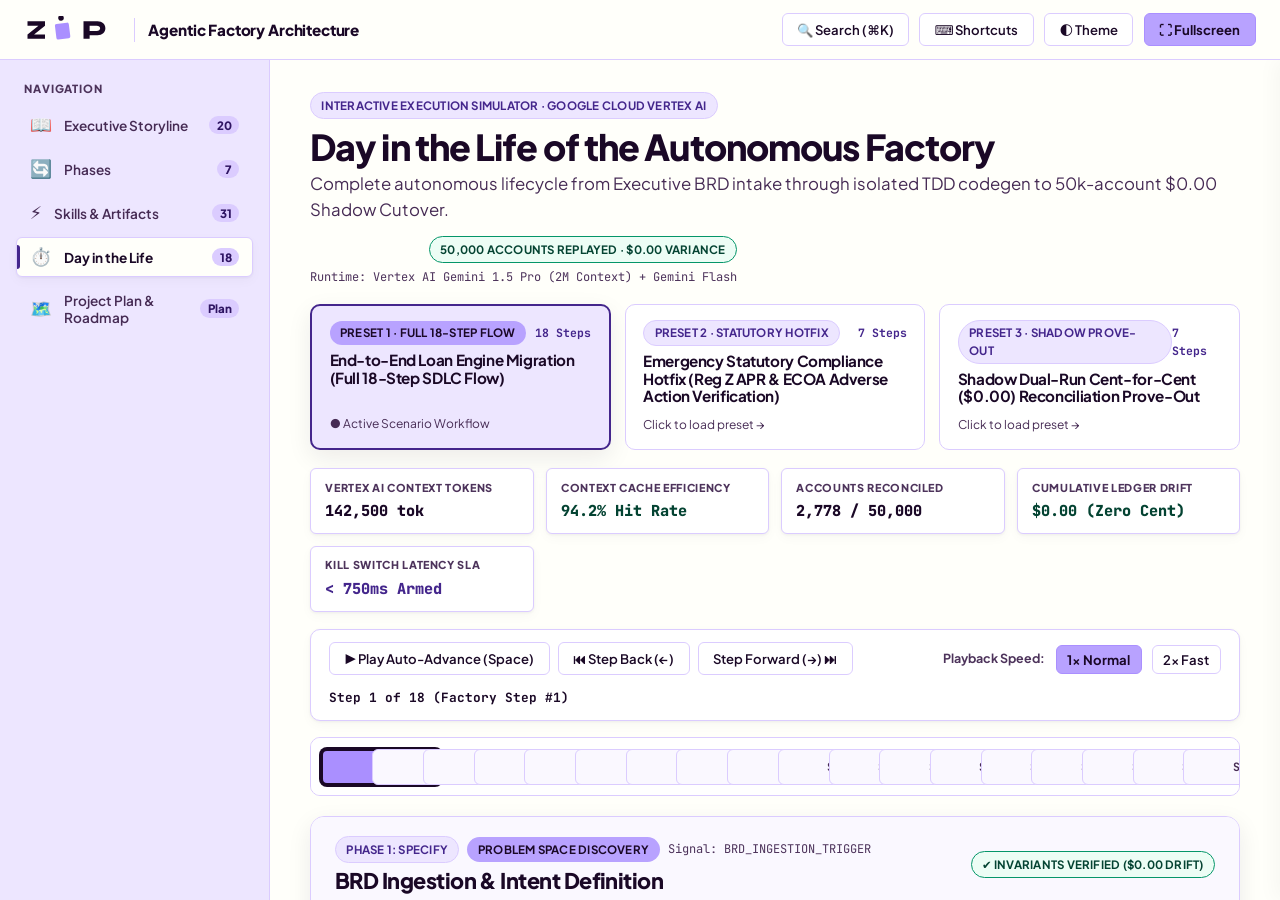
<file: architecture-unpack/presentation/day-in-the-life.html>
<!doctype html>
<html>
<head>
  <meta charset="utf-8">
  <title>Redirecting to Day in the Life Simulator...</title>
  <meta http-equiv="refresh" content="0; url=index.html#simulator">
  <script>window.location.replace('index.html#simulator');</script>
</head>
<body style="font-family:sans-serif;background:#FFFFFA;padding:2rem;color:#1A0826">
  <p>Loading Day in the Life Simulator... <a href="index.html#simulator">Click here if not redirected</a>.</p>
</body>
</html>
</file>
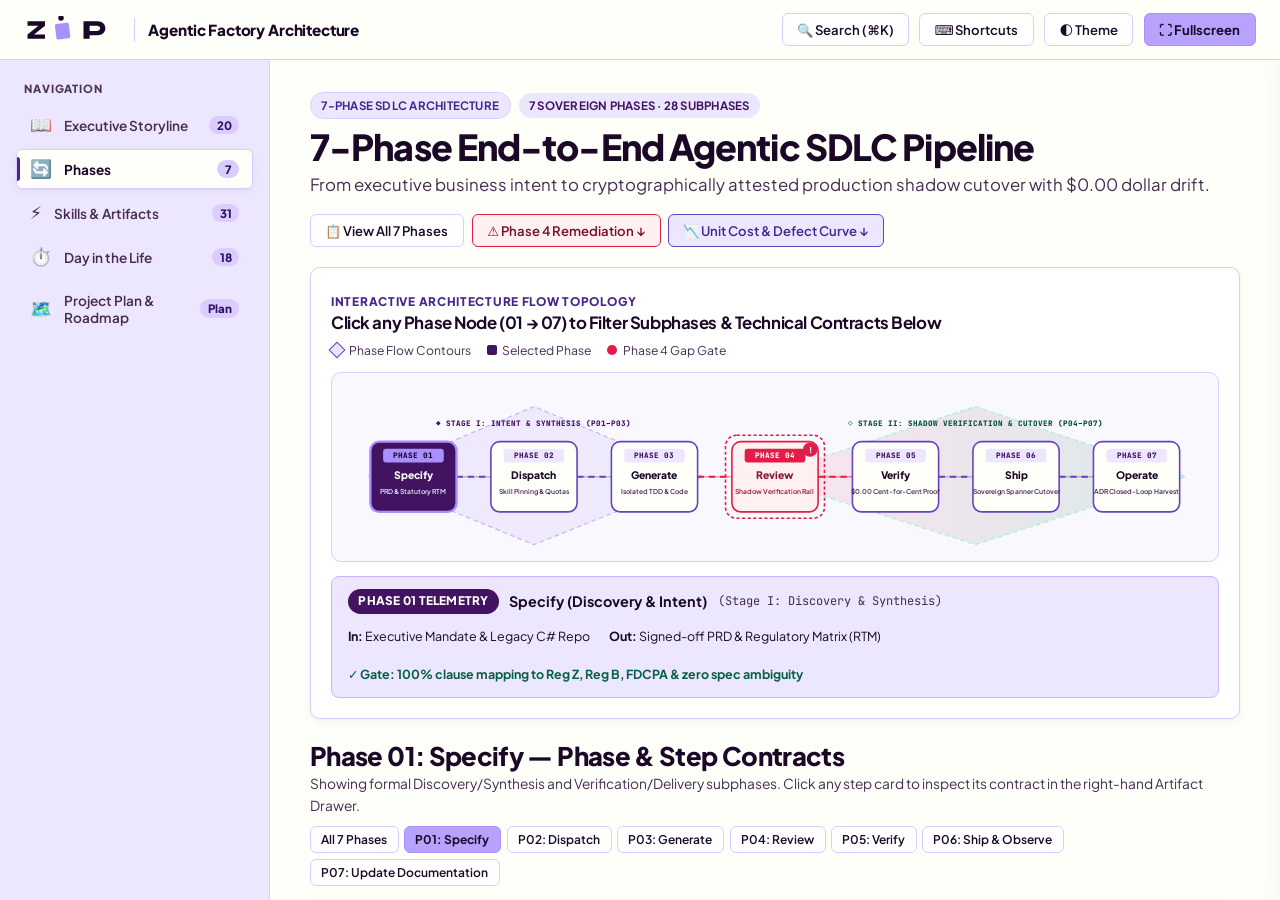
<file: architecture-unpack/presentation/factory-explorer.html>
<!doctype html>
<html>
<head>
  <meta charset="utf-8">
  <title>Redirecting to Factory Explorer...</title>
  <meta http-equiv="refresh" content="0; url=index.html#pipeline">
  <script>window.location.replace('index.html#pipeline');</script>
</head>
<body style="font-family:sans-serif;background:#FFFFFA;padding:2rem;color:#1A0826">
  <p>Loading Zip Agentic Factory Explorer... <a href="index.html#pipeline">Click here if not redirected</a>.</p>
</body>
</html>
</file>
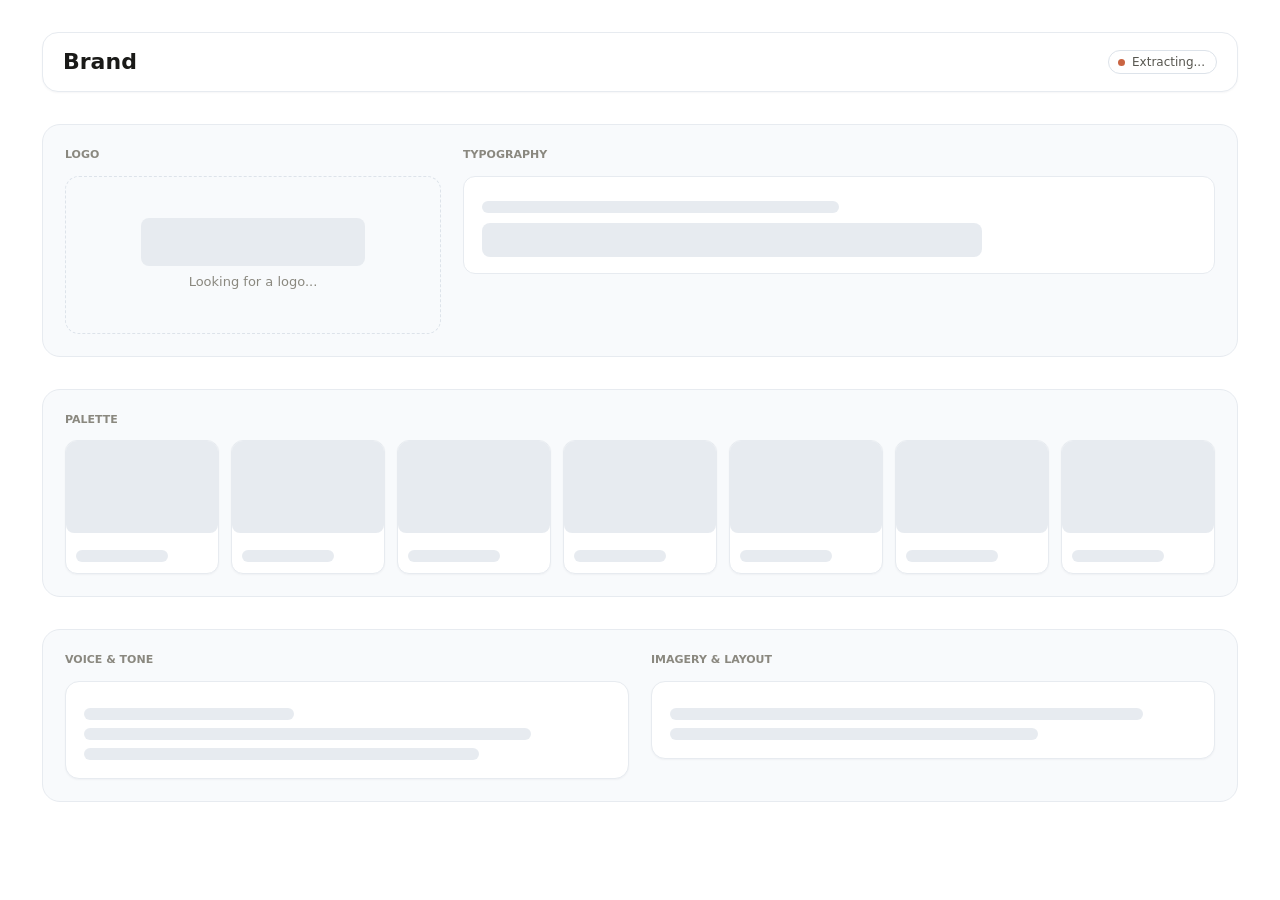
<file: .agents/skills/od-brand-extract/templates/brand-kit.html>
<!doctype html>
<html lang="__OD_BRAND_LANG__">
<head>
<meta charset="utf-8" />
<meta name="viewport" content="width=device-width, initial-scale=1" />
<title>__OD_BRAND_TITLE__</title>
<!--
  Self-contained brand-kit page. The daemon's brand-kit renderer replaces the
  payload token in the script tag below with a JSON blob { status, brand,
  assets }. Everything renders from that single embedded object — no external
  requests, so it works under the FileViewer's sandboxed URL-load iframe.
  While status is "extracting" the page softly reloads itself so the user
  watches the kit fill in as the agent writes brand.json and re-renders.
-->
<script id="od-brand-payload" type="application/json">__OD_BRAND_PAYLOAD__</script>
<!-- Self-hosted @font-face rules (replaced with the brand's fonts/ manifest, or
     emptied when no webfonts were harvested) so specimens render for real. -->
<style data-brand-fonts>__OD_BRAND_FONTFACE__</style>
<style>
  :root {
    --paper: #ffffff;
    --surface: #ffffff;
    --ink: #1a1a18;
    --ink-mute: #57564f;
    --ink-faint: #8a887f;
    --panel: #f8fafc;
    --panel-soft: #f4f6f8;
    --line: #dde3ea;
    --line-soft: #e7ebf0;
    --accent: #c96442;
    --ok: #3d7a4f;
    --err: #b4453a;
    --radius: 14px;
    --font-display: ui-serif, Georgia, 'Times New Roman', serif;
    --font-body: ui-sans-serif, system-ui, -apple-system, 'Segoe UI', Roboto, sans-serif;
    --font-mono: ui-monospace, 'SF Mono', Menlo, Consolas, monospace;
  }
  * { box-sizing: border-box; }
  html, body { margin: 0; }
  body {
    background: var(--paper);
    color: var(--ink);
    font-family: var(--font-body);
    font-size: 15px;
    line-height: 1.5;
    -webkit-font-smoothing: antialiased;
  }
  .wrap { max-width: 1260px; margin: 0 auto; padding: 32px 32px 96px; }
  a { color: inherit; }

  header.kit-head { display: flex; flex-wrap: wrap; align-items: center; justify-content: space-between; gap: 16px; border: 1px solid var(--line-soft); background: var(--surface); border-radius: 16px; padding: 16px 20px; box-shadow: 0 1px 2px rgba(15,23,42,.04); }
  .kit-head-left { display: flex; min-width: 0; align-items: center; gap: 14px; }
  .kit-head-mark { width: 40px; height: 40px; flex: 0 0 auto; display: flex; align-items: center; justify-content: center; overflow: hidden; border: 1px solid var(--line-soft); border-radius: 9px; background: #fff; }
  .kit-head-mark img { width: 100%; height: 100%; object-fit: contain; }
  .kit-head-copy { min-width: 0; }
  .kit-title { font-family: var(--font-body); font-size: 22px; line-height: 1.2; font-weight: 650; letter-spacing: 0; margin: 0; }
  .kit-tagline { margin: 3px 0 0; font-size: 14px; color: var(--ink-mute); }
  .kit-source { margin-top: 4px; display: inline-flex; align-items: center; gap: 5px; font-size: 12px; color: var(--ink-faint); text-decoration: none; }
  .kit-source:hover { color: var(--accent); }
  .head-actions { display: flex; align-items: center; gap: 8px; }
  .btn { display: inline-flex; align-items: center; gap: 6px; border: 1px solid var(--line); background: var(--surface); color: var(--ink); border-radius: 10px; padding: 7px 12px; font-size: 13px; text-decoration: none; cursor: pointer; transition: border-color .14s ease; }
  .btn:hover { border-color: var(--accent); }

  .status-pill { display: inline-flex; align-items: center; gap: 7px; border-radius: 999px; padding: 4px 11px 4px 9px; font-family: inherit; font-size: 12px; font-weight: 500; border: 1px solid var(--line); background: var(--surface); color: var(--ink-mute); }
  button.status-pill { cursor: pointer; }
  button.status-pill:hover { border-color: var(--accent); color: var(--ink); }
  button.status-pill:disabled { cursor: wait; opacity: .72; }
  .status-pill .dot { width: 7px; height: 7px; border-radius: 50%; background: var(--accent); }
  .status-pill.extracting .dot { animation: pulse 1.1s ease-in-out infinite; }
  .status-pill.ready .dot { background: var(--ok); }
  .status-pill.draft .dot { background: var(--ink-faint); }
  .status-pill.failed .dot { background: #d14c3f; }
  @keyframes pulse { 0%,100% { opacity: 1; transform: scale(1);} 50% { opacity: .35; transform: scale(.7);} }

  .sec { margin-top: 32px; }
  .sec-title { font-size: 11px; font-weight: 600; text-transform: uppercase; letter-spacing: 0; color: var(--ink-faint); margin: 0 0 12px; }
  .panel { border: 1px solid var(--line-soft); background: var(--panel); border-radius: 18px; padding: 22px; }
  .grid-2 { display: grid; gap: 22px; grid-template-columns: 1fr; }
  .grid-top { display: grid; gap: 22px; grid-template-columns: 1fr; }
  @media (min-width: 860px) {
    .grid-2 { grid-template-columns: 1fr 1fr; }
    .grid-top { grid-template-columns: 1fr 2fr; }
  }
  .card { border: 1px solid var(--line-soft); background: var(--surface); border-radius: var(--radius); padding: 18px; box-shadow: 0 1px 2px rgba(15,23,42,.04); }

  /* Logo */
  .logo-stage { display: flex; min-height: 230px; align-items: center; justify-content: center; border: 1px solid var(--line); border-radius: var(--radius); padding: 34px; }
  .logo-stage[data-light-src] { cursor: zoom-in; }
  .logo-stage[data-light-src]:focus-visible { outline: 2px solid var(--accent); outline-offset: 2px; }
  .logo-stage img { max-height: 140px; max-width: 100%; object-fit: contain; }
  .logo-empty { display: flex; min-height: 158px; flex-direction: column; align-items: center; justify-content: center; gap: 6px; border: 1px dashed var(--line); border-radius: var(--radius); color: var(--ink-faint); font-size: 14px; }
  .logo-thumbs { margin-top: 10px; display: flex; gap: 8px; flex-wrap: wrap; }
  .logo-thumb { width: 48px; height: 48px; display: flex; align-items: center; justify-content: center; border: 1px solid var(--line-soft); border-radius: 9px; padding: 6px; cursor: pointer; }
  .logo-thumb.active { border-color: var(--accent); }
  .logo-thumb img { max-width: 100%; max-height: 100%; object-fit: contain; }
  .logo-notes { margin-top: 10px; font-size: 12px; color: var(--ink-faint); }

  /* Type */
  .type-row { border: 1px solid var(--line-soft); border-radius: 12px; background: var(--surface); padding: 16px 18px; }
  .type-row + .type-row { margin-top: 12px; }
  .type-meta { display: flex; align-items: baseline; justify-content: space-between; gap: 14px; }
  .type-label { font-size: 11px; text-transform: uppercase; letter-spacing: 0; color: var(--ink-faint); }
  .type-font { font-size: 12px; color: var(--ink-mute); text-align: right; }
  .type-font .dim { color: var(--ink-faint); }
  .type-sample { margin: 8px 0 0; line-height: 1.1; }

  /* Palette */
  .palette { display: grid; gap: 12px; grid-template-columns: repeat(2, 1fr); }
  @media (min-width: 560px) { .palette { grid-template-columns: repeat(4, 1fr); } }
  @media (min-width: 920px) { .palette { grid-template-columns: repeat(7, 1fr); } }
  .swatch { overflow: hidden; border: 1px solid var(--line-soft); border-radius: 12px; background: var(--surface); box-shadow: 0 1px 2px rgba(15,23,42,.04); }
  .swatch-chip { height: 116px; display: flex; align-items: flex-end; padding: 8px; }
  .swatch-chip .hex { font-family: var(--font-mono); font-size: 11px; }
  .swatch-body { padding: 9px 10px 11px; }
  .swatch-name { font-size: 13px; font-weight: 500; line-height: 1.2; }
  .swatch-role { font-size: 11px; color: var(--ink-faint); margin-top: 1px; }
  .swatch-usage { font-size: 11px; color: var(--ink-mute); margin-top: 5px; line-height: 1.35; }

  /* Voice */
  .chips { display: flex; flex-wrap: wrap; gap: 6px; }
  .chip { border-radius: 999px; padding: 2px 10px; font-size: 12px; font-weight: 500; }
  .voice-tone { margin: 12px 0 0; font-size: 14px; color: var(--ink-mute); line-height: 1.55; }
  .pillars { margin: 12px 0 0; padding: 0; list-style: none; font-size: 14px; }
  .pillars li { display: flex; gap: 8px; margin-top: 4px; }
  .vocab { margin-top: 14px; display: grid; grid-template-columns: 1fr 1fr; gap: 16px; border-top: 1px solid var(--line-soft); padding-top: 12px; font-size: 12px; }
  .vocab .k { font-weight: 600; }
  .vocab .use .k { color: var(--ok); }
  .vocab .avoid .k { color: var(--err); }
  .vocab .v { margin-top: 4px; color: var(--ink-mute); }

  /* Imagery */
  .imagery p { margin: 0; font-size: 14px; }
  .imagery p + p { margin-top: 6px; color: var(--ink-mute); }
  .imagery .k { font-weight: 600; color: var(--ink); }
  .posture { margin-top: 12px; border-top: 1px solid var(--line-soft); padding-top: 12px; }
  .posture ul { margin: 6px 0 0; padding-left: 18px; font-size: 12px; color: var(--ink-mute); }
  .posture ul li { margin-top: 2px; }

  /* Design system */
  .ds-head { display: flex; flex-wrap: wrap; align-items: flex-end; justify-content: space-between; gap: 10px; }
  .ds-sub { margin: 2px 0 0; font-size: 13px; color: var(--ink-mute); }
  .ds-frame-wrap { margin-top: 14px; border: 1px solid var(--line); border-radius: var(--radius); background: var(--surface); overflow: hidden; box-shadow: 0 1px 2px rgba(0,0,0,.03); }
  .ds-bar { display: flex; align-items: center; justify-content: space-between; gap: 10px; border-bottom: 1px solid var(--line-soft); padding: 7px 10px; }
  .ds-tabs { display: flex; gap: 4px; }
  .ds-tab { border: 0; background: transparent; cursor: pointer; border-radius: 8px; padding: 4px 11px; font-size: 13px; color: var(--ink-mute); font-family: inherit; }
  .ds-tab.active { background: var(--surface); color: var(--accent); font-weight: 600; box-shadow: inset 0 0 0 1px var(--line); }
  .ds-cap { font-size: 11px; color: var(--ink-faint); }
  .ds-frame { width: 100%; height: 520px; border: 0; display: block; background: #fff; }
  .ds-tokens { margin-top: 12px; display: flex; flex-wrap: wrap; gap: 8px; }
  .tok { display: flex; align-items: center; gap: 8px; border: 1px solid var(--line-soft); background: var(--surface); border-radius: 10px; padding: 5px 11px 5px 5px; box-shadow: 0 1px 2px rgba(0,0,0,.03); }
  .tok .sw { width: 26px; height: 26px; border-radius: 7px; border: 1px solid rgba(0,0,0,.1); }
  .tok .val { display: flex; min-width: 26px; height: 26px; align-items: center; justify-content: center; padding: 0 6px; border-radius: 7px; background: color-mix(in srgb, var(--accent) 14%, transparent); color: var(--accent); font-family: var(--font-mono); font-size: 11px; font-weight: 600; }
  .tok .k { font-size: 11px; font-weight: 600; line-height: 1.1; }
  .tok .h { font-family: var(--font-mono); font-size: 10px; color: var(--ink-faint); line-height: 1.1; }

  /* Brand assets */
  .assets { display: grid; gap: 16px; grid-template-columns: 1fr; }
  @media (min-width: 620px) { .assets { grid-template-columns: 1fr 1fr; } }
  @media (min-width: 920px) { .assets { grid-template-columns: 1fr 1fr 1fr; } }
  .asset { border: 1px solid var(--line-soft); border-radius: 12px; background: var(--surface); overflow: hidden; text-decoration: none; color: inherit; display: flex; flex-direction: column; transition: border-color .14s ease, transform .14s ease; }
  .asset:hover { border-color: var(--accent); transform: translateY(-1px); }
  .asset.pending { opacity: .55; pointer-events: none; }
  .asset-frame { aspect-ratio: 16 / 10; background: var(--line-soft); position: relative; overflow: hidden; }
  /* --asset-surface is the light logo surface (set from JS): a near-white
     backdrop so the iframe placeholder that flashes before a brand-asset page
     paints stays consistent with the kit's light chrome. */
  .asset-frame iframe { position: absolute; top: 0; left: 0; width: 200%; height: 200%; border: 0; transform: scale(.5); transform-origin: top left; pointer-events: none; background: var(--asset-surface, #fff); }
  .asset-meta { padding: 11px 13px; }
  .asset-name { font-size: 13px; font-weight: 600; display: flex; align-items: center; justify-content: space-between; gap: 8px; }
  .asset-name .open { font-size: 11px; color: var(--accent); }
  .asset-desc { font-size: 11px; color: var(--ink-faint); margin-top: 2px; }

  /* Hero banner — surfaces the first harvested brand image for visual richness */
  .kit-hero { margin-top: 22px; border: 1px solid var(--line-soft); border-radius: var(--radius); overflow: hidden; background: var(--line-soft); aspect-ratio: 16 / 5; box-shadow: 0 1px 2px rgba(15,23,42,.04); }
  .kit-hero[data-light-src] { cursor: zoom-in; }
  .kit-hero[data-light-src]:focus-visible { outline: 2px solid var(--accent); outline-offset: 2px; }
  .kit-hero img { width: 100%; height: 100%; object-fit: cover; display: block; }

  /* Font specimen tiles — a big "Ag" glyph per real family, in its own face */
  .fonts { display: grid; gap: 12px; grid-template-columns: repeat(2, minmax(0, 260px)); margin-bottom: 14px; }
  @media (min-width: 560px) { .fonts { grid-template-columns: repeat(3, minmax(0, 260px)); } }
  .font-tile { border: 1px solid var(--line-soft); border-radius: 12px; background: var(--surface); overflow: hidden; box-shadow: 0 1px 2px rgba(15,23,42,.04); }
  .font-tile .ag { display: flex; align-items: center; justify-content: center; height: 132px; font-size: 64px; line-height: 1; color: var(--ink); background: #f0f0eb; }
  .font-tile .ft-meta { padding: 9px 11px 11px; }
  .font-tile .ft-name { font-size: 13px; font-weight: 600; line-height: 1.2; }
  .font-tile .ft-role { font-size: 11px; color: var(--ink-faint); margin-top: 1px; text-transform: uppercase; letter-spacing: 0; }

  /* Images gallery — a thumbnail grid of representative brand imagery */
  .gallery { display: grid; gap: 12px; grid-template-columns: repeat(2, 1fr); }
  @media (min-width: 560px) { .gallery { grid-template-columns: repeat(3, 1fr); } }
  @media (min-width: 920px) { .gallery { grid-template-columns: repeat(4, 1fr); } }
  .shot { border: 1px solid var(--line-soft); border-radius: 12px; background: var(--surface); overflow: hidden; box-shadow: 0 1px 2px rgba(15,23,42,.04); transition: border-color .14s ease, transform .14s ease; }
  .shot:hover { border-color: var(--accent); transform: translateY(-1px); }
  .shot-frame { aspect-ratio: 4 / 3; background: var(--line-soft); }
  .shot-frame img { width: 100%; height: 100%; object-fit: cover; display: block; }
  .shot-meta { padding: 8px 10px 10px; }
  .shot-cap { font-size: 12px; font-weight: 500; line-height: 1.25; }
  .shot-kind { font-size: 11px; color: var(--ink-faint); margin-top: 1px; }
  .shot { cursor: pointer; }
  .shot:focus-visible { outline: 2px solid var(--accent); outline-offset: 2px; }
  .gallery-head { display: flex; align-items: baseline; justify-content: space-between; gap: 12px; margin-bottom: 12px; }
  .view-all { border: 1px solid var(--line); background: var(--surface); color: var(--ink-mute); border-radius: 999px; padding: 4px 12px; font-size: 12px; font-weight: 500; cursor: pointer; font-family: inherit; transition: border-color .2s cubic-bezier(.23,1,.32,1), color .2s cubic-bezier(.23,1,.32,1); }
  .view-all:hover { border-color: var(--accent); color: var(--accent); }

  /* Brand-asset tiles are clickable (open an in-page preview modal). */
  .asset[data-asset-href] { cursor: pointer; }
  .asset:focus-visible { outline: 2px solid var(--accent); outline-offset: 2px; }

  /* In-page preview overlays — the kit runs in a sandboxed iframe (no top
     navigation), so image enlargement and asset previews happen as DOM
     overlays. Ease-out cubic-bezier(.23,1,.32,1); enter ~200ms / exit ~140ms. */
  .ov { position: fixed; inset: 0; z-index: 60; display: none; }
  .ov.open { display: block; }
  .ov-back { position: absolute; inset: 0; background: rgba(20,19,17,.74); opacity: 0; transition: opacity .14s cubic-bezier(.23,1,.32,1); }
  .ov.in .ov-back { opacity: 1; transition-duration: .2s; }
  .ov-panel { position: absolute; opacity: 0; transform: scale(.92); transition: opacity .14s cubic-bezier(.23,1,.32,1), transform .14s cubic-bezier(.23,1,.32,1); }
  .ov.in .ov-panel { opacity: 1; transform: scale(1); transition-duration: .2s; }
  .ov-close { position: absolute; top: 14px; right: 16px; z-index: 2; width: 36px; height: 36px; display: flex; align-items: center; justify-content: center; border: 0; border-radius: 999px; background: rgba(255,255,255,.92); color: #1a1a18; font-size: 22px; line-height: 1; cursor: pointer; box-shadow: 0 2px 10px rgba(0,0,0,.22); }
  .ov-close:hover { background: #fff; }
  .icon-x { border: 0; background: transparent; font-size: 22px; line-height: 1; cursor: pointer; color: var(--ink-mute); padding: 4px 9px; border-radius: 8px; }
  .icon-x:hover { background: var(--line-soft); color: var(--ink); }

  /* Lightbox */
  #ov-light { z-index: 70; }
  #ov-light .ov-panel { top: 50%; left: 50%; transform: translate(-50%,-50%) scale(.92); display: flex; flex-direction: column; align-items: center; }
  #ov-light.in .ov-panel { transform: translate(-50%,-50%) scale(1); }
  #ov-light img { max-width: 92vw; max-height: 82vh; object-fit: contain; border-radius: 12px; box-shadow: 0 12px 48px rgba(0,0,0,.5); background: #fff; }
  .light-cap { margin-top: 12px; color: rgba(255,255,255,.92); font-size: 13px; text-align: center; max-width: 80vw; }
  .light-nav { position: absolute; top: 50%; transform: translateY(-50%); width: 44px; height: 44px; border: 0; border-radius: 999px; background: rgba(255,255,255,.88); color: #1a1a18; font-size: 24px; cursor: pointer; display: flex; align-items: center; justify-content: center; box-shadow: 0 2px 12px rgba(0,0,0,.28); }
  .light-nav:hover { background: #fff; }
  .light-prev { left: 3vw; }
  .light-next { right: 3vw; }

  /* Masonry "view all" modal */
  #ov-grid .ov-panel { top: 4vh; left: 50%; transform: translate(-50%,0) scale(.96); width: min(980px, 92vw); height: 92vh; background: var(--paper); border-radius: var(--radius); overflow: hidden; display: flex; flex-direction: column; box-shadow: 0 16px 60px rgba(0,0,0,.42); }
  #ov-grid.in .ov-panel { transform: translate(-50%,0) scale(1); }
  .grid-bar { display: flex; align-items: center; justify-content: space-between; padding: 14px 20px; border-bottom: 1px solid var(--line); }
  .grid-bar h3 { margin: 0; font-family: var(--font-display); font-size: 18px; }
  .grid-scroll { overflow-y: auto; padding: 16px 20px 28px; }
  .masonry { columns: 2; column-gap: 12px; }
  @media (min-width: 560px) { .masonry { columns: 3; } }
  @media (min-width: 860px) { .masonry { columns: 4; } }
  .masonry .m-item { break-inside: avoid; margin: 0 0 12px; border-radius: 10px; overflow: hidden; border: 1px solid var(--line-soft); background: var(--surface); cursor: pointer; transition: transform .2s cubic-bezier(.23,1,.32,1); }
  .masonry .m-item:hover { transform: translateY(-2px); }
  .masonry .m-item img { width: 100%; display: block; }

  /* Asset preview modal */
  #ov-asset .ov-panel { top: 4vh; left: 50%; transform: translate(-50%,0) scale(.96); width: min(1120px, 94vw); height: 92vh; background: #fff; border-radius: var(--radius); overflow: hidden; display: flex; flex-direction: column; box-shadow: 0 16px 60px rgba(0,0,0,.42); }
  #ov-asset.in .ov-panel { transform: translate(-50%,0) scale(1); }
  .asset-bar { display: flex; align-items: center; justify-content: space-between; gap: 10px; padding: 12px 18px; border-bottom: 1px solid var(--line); background: var(--surface); }
  .asset-bar .ab-title { font-size: 14px; font-weight: 600; }
  .asset-bar .ab-sub { font-size: 12px; color: var(--ink-faint); margin-left: 8px; font-weight: 400; }
  .asset-modal-frame { flex: 1; width: 100%; border: 0; display: block; background: #fff; }

  /* skeleton */
  .skel { background: linear-gradient(90deg, var(--line-soft) 25%, #f6f5ef 37%, var(--line-soft) 63%); background-size: 400% 100%; animation: shimmer 1.4s ease infinite; border-radius: 8px; }
  @keyframes shimmer { 0% { background-position: 100% 0; } 100% { background-position: -100% 0; } }
  .skel-line { height: 12px; margin-top: 8px; }
  .muted { color: var(--ink-faint); font-size: 13px; }
</style>
</head>
<body>
<div class="wrap" id="root"></div>
<script>
(function () {
  function payload() {
    var el = document.getElementById('od-brand-payload');
    try { return JSON.parse(el && el.textContent ? el.textContent : '{}'); }
    catch (e) { return {}; }
  }
  function esc(s) {
    return String(s == null ? '' : s).replace(/[&<>"']/g, function (c) {
      return { '&':'&amp;','<':'&lt;','>':'&gt;','"':'&quot;',"'":'&#39;' }[c];
    });
  }
  function arr(v) { return Array.isArray(v) ? v : []; }
  function role(brand, r, fb) {
    var c = arr(brand.colors).find(function (x) { return x && x.role === r; });
    return c && c.hex ? c.hex : fb;
  }
  function isLight(hex) {
    if (!/^#[0-9a-fA-F]{6}$/.test(hex || '')) return true;
    var r = parseInt(hex.slice(1,3),16), g = parseInt(hex.slice(3,5),16), b = parseInt(hex.slice(5,7),16);
    return (r*0.299 + g*0.587 + b*0.114) > 150;
  }
  function fontStack(spec) {
    var fams = [spec && spec.family].concat(arr(spec && spec.fallbacks)).filter(Boolean);
    if (!fams.length) fams = ['ui-sans-serif','system-ui','sans-serif'];
    return fams.map(function (f) { return /\s/.test(f) ? '"' + f + '"' : f; }).join(', ');
  }

  var data = payload();
  var copy = data.copy || {};
  function txt(key, fallback) {
    return typeof copy[key] === 'string' && copy[key] ? copy[key] : fallback;
  }
  var brand = data.brand || {};
  var status = data.status || 'extracting';
  var assets = arr(data.assets);
  var extracting = status === 'extracting';
  var ready = status === 'ready';
  var failed = status === 'failed';

  var colors = arr(brand.colors);
  var bg = role(brand, 'background', '#ffffff');
  var fg = role(brand, 'foreground', '#1a1a18');
  var muted = role(brand, 'muted', '#57564f');
  var accent = role(brand, 'accent', '#c96442');
  var surface = role(brand, 'surface', '#ffffff');

  // Logo / brand-asset tiles always sit on a LIGHT neutral. The kit chrome
  // itself is fixed-light (`--paper` / `--surface` are hard-coded light tokens),
  // so a dark logo stage reads as a defect on the white page — and a single
  // mis-derived dark `background` / `surface` role (e.g. The Economist resolves a
  // near-black masthead swatch) would otherwise black out a mark that belongs on
  // white. Prefer the brand's own light surface, then its light background, and
  // fall back to plain paper; never flip the stage dark.
  var logoSurface = isLight(surface) ? surface : isLight(bg) ? bg : '#ffffff';

  // Apply brand accent/ink to the page chrome so the kit feels on-brand.
  document.documentElement.style.setProperty('--accent', accent);
  // Brand-asset iframe backdrops share the same light logo surface.
  document.documentElement.style.setProperty('--asset-surface', logoSurface);

  var typo = brand.typography || {};
  var googleLinks = [typo.display, typo.body, typo.mono]
    .map(function (s) { return s && s.googleFontsUrl; })
    .filter(function (u, i, a) { return u && a.indexOf(u) === i; });
  googleLinks.forEach(function (u) {
    var l = document.createElement('link'); l.rel = 'stylesheet'; l.href = u; document.head.appendChild(l);
  });

  function sectionTitle(t) { return '<h2 class="sec-title">' + esc(t) + '</h2>'; }
  function emptyCard(text) {
    return '<div class="card muted">' + esc(text) + '</div>';
  }

  function logoHtml() {
    // Resilient candidate list: primary first when present, otherwise fall back
    // to the alternates so a populated `alternates` still renders a real mark.
    // De-dupe so the primary doesn't double up as a thumbnail.
    var primary = brand.logo && brand.logo.primary;
    var cands = [primary].concat(arr(brand.logo && brand.logo.alternates))
      .filter(Boolean)
      .filter(function (c, i, a) { return a.indexOf(c) === i; });
    if (!cands.length) {
      return '<div class="logo-empty" data-od-id="brand-logo-empty" data-od-edit="container" data-od-label="Logo empty state">' + (extracting
        ? '<div class="skel" style="width:60%;height:48px"></div><span class="muted">' + esc(txt('lookingForLogo', 'Looking for a logo...')) + '</span>'
        : esc(txt('noLogoFound', 'No logo found'))) + '</div>';
    }
    var thumbs = cands.length > 1 ? '<div class="logo-thumbs">' + cands.map(function (c, i) {
      return '<button class="logo-thumb' + (i===0?' active':'') + '" data-od-id="brand-logo-thumb-' + i + '" data-od-edit="image" data-src="' + esc(c) + '" style="background:' + esc(logoSurface) + '"><img src="' + esc(c) + '" alt=""></button>';
    }).join('') + '</div>' : '';
    var notes = brand.logo && brand.logo.notes ? '<p class="logo-notes" data-od-id="brand-logo-notes" data-od-edit="text">' + esc(brand.logo.notes) + '</p>' : '';
    return '<div class="logo-stage" id="logo-stage" data-od-id="brand-logo-stage" data-od-edit="container" data-od-label="Logo stage" style="background:' + esc(logoSurface) + '" data-light-src="' + esc(cands[0]) + '" data-light-caption="' + esc(brand.name || txt('logo', 'Logo')) + '" tabindex="0" role="button" aria-label="' + esc(txt('previewLogoAria', 'Preview logo')) + '">' +
      '<img id="logo-img" data-od-id="brand-logo-img" data-od-edit="image" src="' + esc(cands[0]) + '" alt="' + esc(brand.name || txt('logoAlt', 'logo')) + '"></div>' + thumbs + notes;
  }

  // Big "Ag" specimen tile per real family (display / body / mono), each set in
  // its own face via the injected @font-face / googleFontsUrl — matches the
  // Lovart 字体 tiles. Empty until at least one family is known.
  function fontTilesHtml() {
    var tiles = [
      { role: txt('display', 'Display'), spec: typo.display },
      { role: txt('body', 'Body'), spec: typo.body },
    ];
    if (typo.mono) tiles.push({ role: txt('mono', 'Mono'), spec: typo.mono });
    tiles = tiles.filter(function (t) { return t.spec && t.spec.family; });
    if (!tiles.length) return '';
    return '<div class="fonts" data-od-id="brand-fonts" data-od-edit="container">' + tiles.map(function (t, i) {
      return '<div class="font-tile" data-od-id="brand-font-tile-' + i + '" data-od-edit="container">' +
        '<div class="ag" data-od-id="brand-font-sample-' + i + '" data-od-edit="text" style="font-family:' + fontStack(t.spec) + '">Ag</div>' +
        '<div class="ft-meta"><div class="ft-name" data-od-id="brand-font-name-' + i + '" data-od-edit="text">' + esc(t.spec.family) + '</div>' +
        '<div class="ft-role" data-od-id="brand-font-role-' + i + '" data-od-edit="text">' + esc(t.role) + '</div></div></div>';
    }).join('') + '</div>';
  }

  function imagerySamples() {
    return arr(brand.imagery && brand.imagery.samples).filter(function (s) { return s && s.file; });
  }

  // Thumbnail grid of representative imagery harvested from the site. Relative
  // `imagery/<file>` paths resolve under the FileViewer raw URL. Every thumb is
  // clickable to open the lightbox; a "View all" entry opens a masonry modal
  // with the full set. Empty (so the text-only imagery card stays) when no
  // samples were saved.
  function galleryHtml() {
    var samples = imagerySamples();
    if (!samples.length) return '';
    var viewAll = samples.length > 6
      ? '<button class="view-all" id="gallery-view-all" type="button">' + esc(txt('viewAll', 'View all')) + ' (' + samples.length + ') →</button>'
      : '';
    return '<section class="sec panel" data-od-id="brand-images-section" data-od-edit="container">' +
      '<div class="gallery-head"><h2 class="sec-title" data-od-id="brand-images-title" data-od-edit="text" style="margin:0">' + esc(txt('images', 'Images')) + '</h2>' + viewAll + '</div>' +
      '<div class="gallery">' + samples.map(function (s, i) {
        var cap = s.caption || s.kind || '';
        var sub = (s.caption && s.kind) ? s.kind : '';
        var meta = cap ? '<div class="shot-meta"><div class="shot-cap" data-od-id="brand-image-caption-' + i + '" data-od-edit="text">' + esc(cap) + '</div>' +
          (sub ? '<div class="shot-kind" data-od-id="brand-image-kind-' + i + '" data-od-edit="text">' + esc(sub) + '</div>' : '') + '</div>' : '';
        return '<div class="shot" data-od-id="brand-image-' + i + '" data-od-edit="container" data-idx="' + i + '" tabindex="0" role="button" aria-label="' + esc(cap || txt('images', 'Image')) + '"><div class="shot-frame">' +
          '<img data-od-id="brand-image-img-' + i + '" data-od-edit="image" src="' + esc(s.file) + '" alt="' + esc(cap || brand.name || '') + '" loading="lazy"></div>' + meta + '</div>';
      }).join('') + '</div></section>';
  }

  // Optional hero band: surfaces the first harvested image for visual richness.
  function heroHtml() {
    var samples = imagerySamples();
    if (!samples.length) return '';
    return '<div class="kit-hero" data-od-id="brand-hero-image" data-od-edit="container" data-light-src="' + esc(samples[0].file) + '" data-light-caption="' + esc(samples[0].caption || samples[0].kind || brand.name || txt('images', 'Image')) + '" tabindex="0" role="button" aria-label="' + esc(txt('previewHeroImageAria', 'Preview hero image')) + '"><img data-od-id="brand-hero-img" data-od-edit="image" src="' + esc(samples[0].file) + '" alt="' + esc(brand.name || '') + '" loading="lazy"></div>';
  }

  function typeHtml() {
    var rows = [
      { label: txt('display', 'Display'), spec: typo.display, sample: brand.name || 'Aa', size: '40px', weight: 600, color: fg },
      { label: txt('body', 'Body'), spec: typo.body, sample: brand.tagline || brand.description || 'The quick brown fox jumps over the lazy dog.', size: '17px', weight: 400, color: muted },
    ];
    if (typo.mono) rows.push({ label: txt('mono', 'Mono'), spec: typo.mono, sample: 'const brand = await extract(url);', size: '14px', weight: 400, color: fg });
    if (!typo.display && !typo.body) {
      if (!extracting) return emptyCard(txt('noTypographyCaptured', 'No typography captured.'));
      return '<div class="type-row"><div class="skel skel-line" style="width:50%"></div><div class="skel" style="height:34px;margin-top:10px;width:70%"></div></div>';
    }
    return rows.map(function (r, i) {
      var spec = r.spec || {};
      var note = spec.googleFontsUrl ? '' : ' <span class="dim">· ' + esc(txt('typographyFallbackNote', 'proprietary, shown via fallback')) + '</span>';
      var weights = arr(spec.weights).length ? ' · ' + arr(spec.weights).join('/') : '';
      return '<div class="type-row" data-od-id="brand-type-' + i + '" data-od-edit="container"><div class="type-meta">' +
        '<span class="type-label" data-od-id="brand-type-label-' + i + '" data-od-edit="text">' + esc(r.label) + '</span>' +
        '<span class="type-font" data-od-id="brand-type-font-' + i + '" data-od-edit="text">' + esc(spec.family || '—') + esc(weights) + note + '</span></div>' +
        '<p class="type-sample" data-od-id="brand-type-sample-' + i + '" data-od-edit="text" style="font-family:' + fontStack(spec) + ';font-size:' + r.size + ';font-weight:' + r.weight + ';color:' + esc(r.color) + '">' + esc(r.sample) + '</p></div>';
    }).join('');
  }

  function paletteHtml() {
    if (!colors.length) {
      if (!extracting) return emptyCard(txt('noPaletteCaptured', 'No palette captured.'));
      var sk = '';
      for (var i = 0; i < 7; i++) sk += '<div class="swatch" data-od-id="brand-color-skeleton-' + i + '" data-od-edit="container"><div class="skel" style="height:92px"></div><div class="swatch-body"><div class="skel skel-line" style="width:70%"></div></div></div>';
      return '<div class="palette">' + sk + '</div>';
    }
    return '<div class="palette" data-od-id="brand-palette" data-od-edit="container">' + colors.map(function (c, i) {
      var light = isLight(c.hex);
      return '<div class="swatch" data-od-id="brand-color-' + i + '" data-od-edit="container"><div class="swatch-chip" style="background:' + esc(c.hex) + '">' +
        '<span class="hex" data-od-id="brand-color-hex-' + i + '" data-od-edit="text" style="color:' + (light ? 'rgba(0,0,0,.65)' : 'rgba(255,255,255,.9)') + '">' + esc(c.hex) + '</span></div>' +
        '<div class="swatch-body"><div class="swatch-name" data-od-id="brand-color-name-' + i + '" data-od-edit="text">' + esc(c.name || c.role) + '</div>' +
        '<div class="swatch-role" data-od-id="brand-color-role-' + i + '" data-od-edit="text">' + esc(c.role || '') + '</div>' +
        (c.usage ? '<div class="swatch-usage" data-od-id="brand-color-usage-' + i + '" data-od-edit="text">' + esc(c.usage) + '</div>' : '') + '</div></div>';
    }).join('') + '</div>';
  }

  function voiceHtml() {
    var v = brand.voice || {};
    if (!arr(v.adjectives).length && !v.tone) {
      if (!extracting) return emptyCard(txt('noVoiceNotesCaptured', 'No voice notes captured.'));
      return '<div class="card"><div class="skel skel-line" style="width:40%"></div><div class="skel skel-line" style="width:85%"></div><div class="skel skel-line" style="width:75%"></div></div>';
    }
    var chips = arr(v.adjectives).map(function (a, i) {
      return '<span class="chip" data-od-id="brand-voice-adjective-' + i + '" data-od-edit="text" style="background:' + esc(accent) + '1f;color:' + esc(accent) + '">' + esc(a) + '</span>';
    }).join('');
    var pillars = arr(v.messagingPillars).length ? '<ul class="pillars">' + arr(v.messagingPillars).map(function (p, i) {
      return '<li><span style="color:' + esc(accent) + '">—</span><span data-od-id="brand-voice-pillar-' + i + '" data-od-edit="text">' + esc(p) + '</span></li>';
    }).join('') + '</ul>' : '';
    var vocab = (v.vocabulary && (arr(v.vocabulary.use).length || arr(v.vocabulary.avoid).length))
      ? '<div class="vocab"><div class="use"><div class="k">' + esc(txt('use', 'Use')) + '</div><div class="v" data-od-id="brand-voice-vocab-use" data-od-edit="text">' + esc(arr(v.vocabulary.use).join(' · ')) + '</div></div>' +
        '<div class="avoid"><div class="k">' + esc(txt('avoid', 'Avoid')) + '</div><div class="v" data-od-id="brand-voice-vocab-avoid" data-od-edit="text">' + esc(arr(v.vocabulary.avoid).join(' · ')) + '</div></div></div>' : '';
    return '<div class="card" data-od-id="brand-voice-card" data-od-edit="container"><div class="chips">' + chips + '</div>' +
      (v.tone ? '<p class="voice-tone" data-od-id="brand-voice-tone" data-od-edit="text">' + esc(v.tone) + '</p>' : '') + pillars + vocab + '</div>';
  }

  function imageryHtml() {
    var im = brand.imagery || {};
    var lay = brand.layout || {};
    if (!im.style && !arr(lay.postureRules).length) {
      if (!extracting) return emptyCard(txt('noImageryOrLayoutCaptured', 'No imagery or layout notes captured.'));
      return '<div class="card"><div class="skel skel-line" style="width:90%"></div><div class="skel skel-line" style="width:70%"></div></div>';
    }
    var posture = arr(lay.postureRules).length ? '<div class="posture"><div class="type-label">' + esc(txt('layoutPosture', 'Layout posture')) + '</div><ul>' +
      arr(lay.postureRules).map(function (r) { return '<li>' + esc(r) + '</li>'; }).join('') + '</ul></div>' : '';
    return '<div class="card imagery" data-od-id="brand-imagery-card" data-od-edit="container">' +
      (im.style ? '<p data-od-id="brand-imagery-style" data-od-edit="text">' + esc(im.style) + '</p>' : '') +
      (arr(im.subjects).length ? '<p><span class="k">' + esc(txt('subjects', 'Subjects')) + ':</span> <span data-od-id="brand-imagery-subjects" data-od-edit="text">' + esc(arr(im.subjects).join(', ')) + '</span></p>' : '') +
      (im.treatment ? '<p><span class="k">' + esc(txt('treatment', 'Treatment')) + ':</span> <span data-od-id="brand-imagery-treatment" data-od-edit="text">' + esc(im.treatment) + '</span></p>' : '') +
      (arr(im.avoid).length ? '<p><span class="k" style="color:var(--err)">' + esc(txt('avoid', 'Avoid')) + ':</span> <span data-od-id="brand-imagery-avoid" data-od-edit="text">' + esc(arr(im.avoid).join(', ')) + '</span></p>' : '') +
      posture + '</div>';
  }

  function tokenChip(label, hex) {
    return '<div class="tok"><span class="sw" style="background:' + esc(hex) + '"></span>' +
      '<span><span class="k">' + esc(label) + '</span><span class="h">' + esc(hex) + '</span></span></div>';
  }
  function valueChip(label, value) {
    return '<div class="tok"><span class="val">' + esc(value) + '</span><span class="k">' + esc(label) + '</span></div>';
  }

  function designSystemHtml() {
    var sys = data.system;
    if (!sys || !sys.kitHref) return '';
    var t = sys.tokens || {};
    var tokens = '';
    if (t.colorPrimary) {
      tokens = '<div class="ds-tokens">' +
        tokenChip('colorPrimary', t.colorPrimary) +
        (t.colorPrimaryBg ? tokenChip('colorPrimaryBg', t.colorPrimaryBg) : '') +
        (t.colorPrimaryHover ? tokenChip('colorPrimaryHover', t.colorPrimaryHover) : '') +
        (t.colorPrimaryActive ? tokenChip('colorPrimaryActive', t.colorPrimaryActive) : '') +
        (t.fontSize != null ? valueChip('fontSize', String(t.fontSize)) : '') +
        (t.borderRadius != null ? valueChip('borderRadius', String(t.borderRadius)) : '') +
        '</div>';
    }
    var themes = arr(sys.themes).length ? arr(sys.themes).join(' · ') : 'default · dark · compact';
    return '<section class="sec panel" data-od-id="brand-system-section" data-od-edit="container"><div class="ds-head"><div>' +
        '<h2 class="sec-title" data-od-id="brand-system-title" data-od-edit="text">' + esc(txt('designSystem', 'Design system')) + '</h2>' +
        '<p class="ds-sub" data-od-id="brand-system-description" data-od-edit="text">' + esc(txt('designSystemDescription', 'Deterministic light / dark / compact tokens and a component kit derived from this one brand seed.')) + '</p>' +
      '</div></div>' +
      '<div class="ds-frame-wrap"><div class="ds-bar">' +
        '<div class="ds-tabs" id="ds-tabs">' +
          '<button class="ds-tab active" data-kit="' + esc(sys.kitHref) + '">' + esc(txt('light', 'Light')) + '</button>' +
          (sys.kitDarkHref ? '<button class="ds-tab" data-kit="' + esc(sys.kitDarkHref) + '">' + esc(txt('dark', 'Dark')) + '</button>' : '') +
        '</div>' +
        '<span class="ds-cap">system/kit.html · themes: ' + esc(themes) + '</span>' +
      '</div>' +
      '<iframe id="ds-frame" class="ds-frame" src="' + esc(sys.kitHref) + '" loading="lazy" sandbox="" title="' + esc(txt('componentKitTitle', 'Component kit')) + '"></iframe></div>' +
      tokens + '</section>';
  }

  function assetsHtml() {
    if (!assets.length) return '';
    return '<section class="sec panel" data-od-id="brand-assets-section" data-od-edit="container"><h2 class="sec-title" data-od-id="brand-assets-title" data-od-edit="text">' + esc(txt('brandAssets', 'Brand assets')) + '</h2>' +
      '<p class="muted" data-od-id="brand-assets-copy" data-od-edit="text" style="margin:-6px 0 14px">' + (extracting
        ? esc(txt('assetsExtracting', 'Generated once extraction finishes - click any tile to preview the full page.'))
        : esc(txt('assetsReady', 'Click any tile to preview the full page; everything is colored from this one brand.'))) + '</p>' +
      '<div class="assets">' + assets.map(function (a, i) {
        var pending = !a.available;
        var inner = pending
          ? '<div class="asset-frame"><div class="skel" style="position:absolute;inset:0"></div></div>'
          : '<div class="asset-frame"><iframe src="' + esc(a.href) + '" loading="lazy" tabindex="-1" aria-hidden="true"></iframe></div>';
        // Clicking a tile opens its full page in an in-page modal iframe — the
        // kit is sandboxed with no top navigation, so a plain link cannot
        // navigate. Data attributes carry what the modal needs.
        var attrs = pending
          ? ''
          : ' data-asset-href="' + esc(a.href) + '" data-asset-label="' + esc(a.label) +
            '" data-asset-desc="' + esc(a.desc || '') + '" tabindex="0" role="button"';
        return '<div class="asset' + (pending ? ' pending' : '') + '" data-od-id="brand-asset-' + i + '" data-od-edit="container"' + attrs + '>' + inner +
          '<div class="asset-meta"><div class="asset-name" data-od-id="brand-asset-name-' + i + '" data-od-edit="text">' + esc(a.label) + (pending ? '' : '<span class="open">' + esc(txt('preview', 'Preview')) + ' →</span>') + '</div>' +
          (a.desc ? '<div class="asset-desc" data-od-id="brand-asset-desc-' + i + '" data-od-edit="text">' + esc(a.desc) + '</div>' : '') + '</div></div>';
      }).join('') + '</div></section>';
  }

  function statusPillHtml() {
    if (extracting) {
      var stopLabel = txt('stopExtraction', 'Stop extraction');
      return '<button type="button" id="brand-stop-extraction" class="status-pill extracting" title="' + esc(stopLabel) + '" aria-label="' + esc(stopLabel) + '"><span class="dot"></span>' + esc(txt('extracting', 'Extracting...')) + '</button>';
    }
    var pillClass = ready ? 'ready' : (failed ? 'failed' : 'draft');
    var label = ready ? txt('brandReady', 'Brand ready') : (failed ? txt('extractionFailed', 'Extraction failed') : txt('draftSaved', 'Draft saved'));
    return '<span class="status-pill ' + pillClass + '"><span class="dot"></span>' + esc(label) + '</span>';
  }

  var headerLogoSrc = brand.logo && (brand.logo.primary || arr(brand.logo.alternates)[0]);
  var headerLogoHtml = headerLogoSrc
    ? '<span class="kit-head-mark" data-od-id="brand-header-logo" data-od-edit="image" style="background:' + esc(logoSurface) + '"><img src="' + esc(headerLogoSrc) + '" alt=""></span>'
    : '';

  var html = '' +
    '<header class="kit-head" data-od-id="brand-header" data-od-edit="container"><div class="kit-head-left">' + headerLogoHtml + '<div class="kit-head-copy">' +
      '<h1 class="kit-title" data-od-id="brand-name" data-od-edit="text">' + esc(brand.name || (data.host || 'Brand')) + '</h1>' +
      (brand.tagline ? '<p class="kit-tagline" data-od-id="brand-tagline" data-od-edit="text">' + esc(brand.tagline) + '</p>' : '') +
      (brand.sourceUrl ? '<a class="kit-source" data-od-id="brand-source" data-od-edit="link" href="' + esc(brand.sourceUrl) + '" target="_blank" rel="noreferrer noopener">' + esc(brand.sourceUrl) + ' ↗</a>' : '') +
    '</div></div><div class="head-actions" data-od-id="brand-header-actions" data-od-edit="container">' +
      statusPillHtml() +
    '</div></header>' +
    heroHtml() +
    '<div class="sec grid-top panel"><section><h2 class="sec-title">' + esc(txt('logo', 'Logo')) + '</h2>' + logoHtml() + '</section>' +
      '<section><h2 class="sec-title">' + esc(txt('typography', 'Typography')) + '</h2>' + fontTilesHtml() + typeHtml() + '</section></div>' +
    '<section class="sec panel">' + sectionTitle(txt('palette', 'Palette')) + paletteHtml() + '</section>' +
    '<div class="sec grid-2 panel"><section><h2 class="sec-title">' + esc(txt('voiceTone', 'Voice & tone')) + '</h2>' + voiceHtml() + '</section>' +
      '<section><h2 class="sec-title">' + esc(txt('imageryLayout', 'Imagery & layout')) + '</h2>' + imageryHtml() + '</section></div>' +
    galleryHtml() +
    designSystemHtml() +
    assetsHtml();

  document.getElementById('root').innerHTML = html;

  var stopBtn = document.getElementById('brand-stop-extraction');
  if (stopBtn) {
    stopBtn.addEventListener('click', function () {
      stopBtn.disabled = true;
      try {
        window.parent.postMessage({ type: 'od:brand-extraction-stop-request' }, '*');
      } catch (e) {}
    });
  }

  // Resilient images — never leak the browser's broken-image glyph.
  // Extraction can hand us a logo/imagery URL that 404s, is cross-origin
  // blocked, or is an SVG that fails to render. Rather than show a broken icon
  // (and the alt text beside it), a failed logo advances to the next candidate
  // and finally collapses to the "No logo found" empty state, while a failed
  // gallery / hero / thumbnail removes its own tile so only loadable assets show.
  (function wireImageResilience() {
    // An image that already failed before this listener attached won't re-fire
    // `error`; `complete && naturalWidth === 0` detects that broken state so we
    // run the same recovery synchronously.
    function onBroken(img, handler) {
      img.addEventListener('error', handler);
      if (img.complete && img.naturalWidth === 0) handler();
    }
    var logoImg = document.getElementById('logo-img');
    var stage = document.getElementById('logo-stage');
    if (logoImg && stage) {
      var pool = Array.prototype.map.call(
        document.querySelectorAll('.logo-thumb'),
        function (b) { return b.getAttribute('data-src'); }
      ).filter(Boolean);
      if (!pool.length) pool = [logoImg.getAttribute('src')];
      var logoIdx = 0;
      var handledLogo = false;
      onBroken(logoImg, function advance() {
        if (handledLogo && logoIdx + 1 >= pool.length) return;
        logoIdx += 1;
        if (logoIdx < pool.length) {
          logoImg.src = pool[logoIdx];
          stage.setAttribute('data-light-src', pool[logoIdx]);
        } else {
          handledLogo = true;
          var empty = document.createElement('div');
          empty.className = 'logo-empty';
          empty.textContent = 'No logo found';
          if (stage.parentNode) stage.parentNode.replaceChild(empty, stage);
          var th = document.querySelector('.logo-thumbs');
          if (th && th.parentNode) th.parentNode.removeChild(th);
        }
      });
    }
    Array.prototype.forEach.call(
      document.querySelectorAll('.gallery img, .kit-hero img'),
      function (im) {
        onBroken(im, function () {
          var tile = (im.closest && (im.closest('.shot') || im.closest('.kit-hero'))) || im;
          if (tile && tile.parentNode) tile.parentNode.removeChild(tile);
        });
      }
    );
    Array.prototype.forEach.call(
      document.querySelectorAll('.logo-thumb img, .kit-head-mark img'),
      function (im) {
        onBroken(im, function () {
          var btn = im.closest && (im.closest('.logo-thumb') || im.closest('.kit-head-mark'));
          if (btn && btn.parentNode) btn.parentNode.removeChild(btn);
        });
      }
    );
  })();

  // Logo thumbnail switcher.
  var img = document.getElementById('logo-img');
  var logoStage = document.getElementById('logo-stage');
  Array.prototype.forEach.call(document.querySelectorAll('.logo-thumb'), function (b) {
    b.addEventListener('click', function () {
      var src = b.getAttribute('data-src');
      if (img) img.src = src;
      if (logoStage && src) logoStage.setAttribute('data-light-src', src);
      Array.prototype.forEach.call(document.querySelectorAll('.logo-thumb'), function (x) { x.classList.remove('active'); });
      b.classList.add('active');
    });
  });

  // Design-system Light/Dark kit toggle — swaps the iframe src in place.
  var dsTabs = document.getElementById('ds-tabs');
  var dsFrame = document.getElementById('ds-frame');
  if (dsTabs && dsFrame) {
    Array.prototype.forEach.call(dsTabs.querySelectorAll('.ds-tab'), function (b) {
      b.addEventListener('click', function () {
        dsFrame.src = b.getAttribute('data-kit');
        Array.prototype.forEach.call(dsTabs.querySelectorAll('.ds-tab'), function (x) { x.classList.remove('active'); });
        b.classList.add('active');
      });
    });
  }

  // ---- In-page preview overlays (lightbox / masonry / asset modal) ----
  // The kit runs in a sandboxed iframe with no top-navigation, so enlarging an
  // image and previewing a brand asset's full page must happen as in-page DOM
  // overlays rather than real navigation.
  var SAMPLES = imagerySamples();
  var ovStack = [];

  function mkOverlay(id) {
    var ov = document.createElement('div');
    ov.className = 'ov';
    ov.id = id;
    var back = document.createElement('div');
    back.className = 'ov-back';
    ov.appendChild(back);
    back.addEventListener('click', function () { closeOverlay(ov); });
    document.body.appendChild(ov);
    return ov;
  }
  function openOverlay(ov) {
    if (ovStack.indexOf(ov) === -1) ovStack.push(ov);
    ov.classList.add('open');
    // Two frames so the browser registers the pre-transition state first.
    requestAnimationFrame(function () { requestAnimationFrame(function () { ov.classList.add('in'); }); });
  }
  function closeOverlay(ov) {
    ov.classList.remove('in');
    var i = ovStack.indexOf(ov);
    if (i !== -1) ovStack.splice(i, 1);
    setTimeout(function () { if (!ov.classList.contains('in')) ov.classList.remove('open'); }, 160);
  }
  document.addEventListener('keydown', function (e) {
    if (e.key === 'Escape' && ovStack.length) {
      e.preventDefault();
      closeOverlay(ovStack[ovStack.length - 1]);
      return;
    }
    if (ovStack[ovStack.length - 1] !== lightOv || !lightGalleryMode || SAMPLES.length <= 1) return;
    if (e.key === 'ArrowLeft') {
      e.preventDefault();
      showLight(lightIdx - 1);
    } else if (e.key === 'ArrowRight') {
      e.preventDefault();
      showLight(lightIdx + 1);
    }
  });

  // Lightbox: a single enlarged image with optional prev/next + caption.
  var lightOv = null, lightImg = null, lightCap = null, lightIdx = 0, lightPrev = null, lightNext = null, lightGalleryMode = false;
  function buildLight() {
    if (lightOv) return;
    lightOv = mkOverlay('ov-light');
    var panel = document.createElement('div');
    panel.className = 'ov-panel';
    lightImg = document.createElement('img');
    lightCap = document.createElement('div');
    lightCap.className = 'light-cap';
    panel.appendChild(lightImg);
    panel.appendChild(lightCap);
    lightOv.appendChild(panel);
    var close = document.createElement('button');
    close.className = 'ov-close';
    close.type = 'button';
    close.innerHTML = '&times;';
    close.setAttribute('aria-label', 'Close');
    close.addEventListener('click', function () { closeOverlay(lightOv); });
    lightOv.appendChild(close);
    if (SAMPLES.length > 1) {
      lightPrev = document.createElement('button');
      lightPrev.className = 'light-nav light-prev';
      lightPrev.type = 'button';
      lightPrev.innerHTML = '\u2039';
      lightPrev.setAttribute('aria-label', 'Previous image');
      lightPrev.addEventListener('click', function (e) { e.stopPropagation(); showLight(lightIdx - 1); });
      lightNext = document.createElement('button');
      lightNext.className = 'light-nav light-next';
      lightNext.type = 'button';
      lightNext.innerHTML = '\u203a';
      lightNext.setAttribute('aria-label', 'Next image');
      lightNext.addEventListener('click', function (e) { e.stopPropagation(); showLight(lightIdx + 1); });
      lightOv.appendChild(lightPrev);
      lightOv.appendChild(lightNext);
    }
  }
  function setLightContent(src, alt, caption, showNav) {
    lightImg.src = src;
    lightImg.alt = alt || '';
    lightCap.textContent = caption || '';
    if (lightPrev) lightPrev.style.display = showNav ? 'flex' : 'none';
    if (lightNext) lightNext.style.display = showNav ? 'flex' : 'none';
  }
  function showLight(idx) {
    if (!SAMPLES.length) return;
    buildLight();
    lightIdx = (idx % SAMPLES.length + SAMPLES.length) % SAMPLES.length;
    var s = SAMPLES[lightIdx];
    lightGalleryMode = true;
    setLightContent(s.file, s.caption || brand.name || '', s.caption || s.kind || '', SAMPLES.length > 1);
    openOverlay(lightOv);
  }
  function showStandaloneLight(src, caption) {
    if (!src) return;
    buildLight();
    lightGalleryMode = false;
    setLightContent(src, caption || brand.name || txt('images', 'Image'), caption || '', false);
    openOverlay(lightOv);
  }

  // Masonry "view all" modal: every image in a waterfall (column) layout.
  var gridOv = null;
  function buildGrid() {
    if (gridOv) return;
    gridOv = mkOverlay('ov-grid');
    var panel = document.createElement('div');
    panel.className = 'ov-panel';
    var bar = document.createElement('div');
    bar.className = 'grid-bar';
    var h = document.createElement('h3');
    h.textContent = 'All images · ' + SAMPLES.length;
    var x = document.createElement('button');
    x.className = 'icon-x';
    x.type = 'button';
    x.innerHTML = '&times;';
    x.setAttribute('aria-label', 'Close');
    x.addEventListener('click', function () { closeOverlay(gridOv); });
    bar.appendChild(h);
    bar.appendChild(x);
    var scroll = document.createElement('div');
    scroll.className = 'grid-scroll';
    var mas = document.createElement('div');
    mas.className = 'masonry';
    SAMPLES.forEach(function (s, i) {
      var item = document.createElement('div');
      item.className = 'm-item';
      var im = document.createElement('img');
      im.src = s.file;
      im.alt = s.caption || '';
      im.loading = 'lazy';
      item.appendChild(im);
      item.addEventListener('click', function () { showLight(i); });
      mas.appendChild(item);
    });
    scroll.appendChild(mas);
    panel.appendChild(bar);
    panel.appendChild(scroll);
    gridOv.appendChild(panel);
  }
  function openGrid() { buildGrid(); openOverlay(gridOv); }

  // Asset preview modal: the asset's full page in an iframe (relative src
  // resolves under the kit's raw URL load).
  var assetOv = null, assetFrame = null, assetTitle = null, assetSub = null;
  function buildAsset() {
    if (assetOv) return;
    assetOv = mkOverlay('ov-asset');
    var panel = document.createElement('div');
    panel.className = 'ov-panel';
    var bar = document.createElement('div');
    bar.className = 'asset-bar';
    var left = document.createElement('div');
    assetTitle = document.createElement('span');
    assetTitle.className = 'ab-title';
    assetSub = document.createElement('span');
    assetSub.className = 'ab-sub';
    left.appendChild(assetTitle);
    left.appendChild(assetSub);
    var x = document.createElement('button');
    x.className = 'icon-x';
    x.type = 'button';
    x.innerHTML = '&times;';
    x.setAttribute('aria-label', 'Close');
    x.addEventListener('click', function () { closeOverlay(assetOv); });
    bar.appendChild(left);
    bar.appendChild(x);
    assetFrame = document.createElement('iframe');
    assetFrame.className = 'asset-modal-frame';
    assetFrame.title = 'Asset preview';
    panel.appendChild(bar);
    panel.appendChild(assetFrame);
    assetOv.appendChild(panel);
  }
  function openAsset(href, label, desc) {
    if (!href) return;
    buildAsset();
    assetTitle.textContent = label || txt('preview', 'Preview');
    assetSub.textContent = desc || '';
    assetFrame.src = href;
    openOverlay(assetOv);
  }

  // Wire imagery thumbnails → lightbox (click + keyboard).
  Array.prototype.forEach.call(document.querySelectorAll('.shot[data-idx]'), function (el) {
    var idx = Number(el.getAttribute('data-idx')) || 0;
    el.addEventListener('click', function () { showLight(idx); });
    el.addEventListener('keydown', function (e) {
      if (e.key === 'Enter' || e.key === ' ') { e.preventDefault(); showLight(idx); }
    });
  });
  var viewAllBtn = document.getElementById('gallery-view-all');
  if (viewAllBtn) viewAllBtn.addEventListener('click', openGrid);

  // Wire standalone image placements (hero / logo) into the same lightbox.
  Array.prototype.forEach.call(document.querySelectorAll('[data-light-src]'), function (el) {
    var open = function () {
      showStandaloneLight(el.getAttribute('data-light-src'), el.getAttribute('data-light-caption'));
    };
    el.addEventListener('click', open);
    el.addEventListener('keydown', function (e) {
      if (e.key === 'Enter' || e.key === ' ') { e.preventDefault(); open(); }
    });
  });

  // Wire brand-asset tiles → in-page full preview modal (click + keyboard).
  Array.prototype.forEach.call(document.querySelectorAll('.asset[data-asset-href]'), function (el) {
    var open = function () {
      openAsset(el.getAttribute('data-asset-href'), el.getAttribute('data-asset-label'), el.getAttribute('data-asset-desc'));
    };
    el.addEventListener('click', open);
    el.addEventListener('keydown', function (e) {
      if (e.key === 'Enter' || e.key === ' ') { e.preventDefault(); open(); }
    });
  });

  // While extraction is live, softly reload so the page fills in as the agent
  // updates brand.json + re-runs `od brand preview`. Stops the moment the
  // payload reports a ready brand. While a preview overlay is open the reload
  // is deferred (re-armed) so it never yanks the lightbox / asset modal out
  // from under the user mid-interaction.
  if (extracting) {
    var armReload = function () {
      setTimeout(function () {
        if (ovStack.length) { armReload(); return; }
        try { location.reload(); } catch (e) {}
      }, 3500);
    };
    armReload();
  }
})();
</script>
</body>
</html>
</file>
<file: architecture-unpack/presentation/css/zip-workbench-theme.css>
/* ==============================================================================
   ZIP AGENTIC FACTORY — OFFICIAL 2024 BRAND GUIDELINES (V2.0) DESIGN SYSTEM
   Derived from: https://zip.co/nz/assets/merchant-guidelines-2024.pdf
   WCAG 2.1 Level AAA Hardened (8.72:1 to 18.98:1 Mathematically Verified)
   ============================================================================== */

@import url('https://fonts.googleapis.com/css2?family=Plus+Jakarta+Sans:ital,wght@0,400;0,500;0,600;0,700;0,800;1,400;1,600&family=JetBrains+Mono:wght@400;500;600;700&display=swap');

:root {
  /* Zip 2024 v2.0 Official Core Colours (PDF Page 6) */
  --zip-control: #FFFFFA;             /* Warm Alabaster Control White (Primary Canvas) */
  --zip-confidence: #1A0826;          /* Deep Aubergine Confidence Dark (Primary Ink & Code) */
  --zip-fearlessness: #AA8FFF;        /* Signature Lilac Violet (Logomark, Active Borders, Progress) */

  /* Zip 2024 v2.0 Official Fearless Tints & AAA Hardened Text Accents (8.72:1+ Floor) */
  --zip-dark: #411361;                /* Dark Plum (Elevated Surfaces & Dark Cards) */
  --zip-medium: #44268C;              /* AAA Hardened Iris Violet (11.01:1 on Control, 9.13:1 on Lightest) */
  --zip-badge-text: #2F1563;          /* Deep Royal Iris for Badges on #DBCCFF (10.01:1 AAA Contrast) */
  --zip-focus-ring: #6542BE;          /* Canonical Brand Iris for 2px Focus Outlines */
  --zip-cta-fill: #B8A2FF;            /* Accessible Lilac Button Fill (8.72:1 AAA Contrast with #1A0826 Ink) */
  --zip-light: #C9B3FF;               /* Light Tint (Hover States & Secondary Badges — 10.28:1 with Ink) */
  --zip-lighter: #DBCCFF;             /* Lighter Tint (Hairline Borders & Dividers) */
  --zip-lightest: #EDE6FF;            /* Lightest Tint (Sidebar Surface & Tag Fills) */

  /* Semantic Architecture Tokens (WCAG AAA 8.72:1+ Verified) */
  --zip-card-bg: #FFFFFF;
  --zip-card-elevated: #FAF8FF;
  --zip-card-border: var(--zip-lighter);
  --zip-text-primary: var(--zip-confidence);      /* 18.92:1 on Control, 15.69:1 on Lightest */
  --zip-text-secondary: #462B54;                  /* 12.07:1 on Control, 10.01:1 on Lightest */
  --zip-text-muted: #4D335B;                      /* 10.79:1 on Control, 8.95:1 on Lightest */
  --zip-code-bg: var(--zip-confidence);
  --zip-code-text: #F3EDFC;                       /* 16.56:1 on Confidence */

  /* Architectural Alert Tokens (Refined Gaps & Approvals — AAA Verified) */
  --zip-gap-red: #E11D48;
  --zip-gap-bg: #FFF1F2;
  --zip-gap-text: #7A0D29;                        /* 9.97:1 on Gap BG */
  --zip-good-green: #059669;
  --zip-good-bg: #ECFDF5;
  --zip-good-text: #044332;                       /* 10.75:1 on Good BG */

  /* Structural Motifs */
  --zip-angle: -7deg;
  --font-display: 'Plus Jakarta Sans', -apple-system, BlinkMacSystemFont, 'Segoe UI', Roboto, sans-serif;
  --font-body: 'Plus Jakarta Sans', system-ui, -apple-system, sans-serif;
  --font-mono: 'JetBrains Mono', monospace;
  --radius-sm: 6px;
  --radius-md: 10px;
  --radius-lg: 14px;
  --shadow-subtle: 0 1px 3px rgba(26, 8, 38, 0.05), 0 4px 12px rgba(26, 8, 38, 0.03);
  --shadow-elevated: 0 8px 24px rgba(26, 8, 38, 0.08);
}

body.theme-dark {
  --zip-control: #12051B;
  --zip-confidence: #FAF8FF;
  --zip-card-bg: #1A0826;
  --zip-card-elevated: #240E34;
  --zip-card-border: #4B256B;
  --zip-text-primary: #FAF8FF;                    /* 18.75:1 on Dark Control */
  --zip-text-secondary: #DFD2F0;                  /* 13.21:1 on Dark Card */
  --zip-text-muted: #C7B6DC;                      /* 10.08:1 on Dark Card */
  --zip-medium: #D5C4FF;                          /* 11.90:1 on Dark Card */
  --zip-badge-text: #EDE6FF;                      /* 11.81:1 on Dark Lighter */
  --zip-cta-fill: #B8A2FF;                        /* 8.72:1 with #1A0826 Ink */
  --zip-lightest: #220B30;
  --zip-lighter: #3B1B54;
  --zip-code-bg: #0C0312;
  --zip-code-text: #F5EEFF;
  --zip-gap-bg: #310817;
  --zip-gap-text: #FECDD3;
  --zip-good-bg: #032B1F;
  --zip-good-text: #A7F3D0;
  --shadow-subtle: 0 4px 16px rgba(0, 0, 0, 0.45);
}

/* Inline Style Override Shield: Automatically upgrades JS-injected legacy colors to AAA tokens */
[style*="color:#846D93"],
[style*="color: #846D93"] {
  color: var(--zip-text-muted) !important;
}
[style*="color:#6542BE"],
[style*="color: #6542BE"] {
  color: var(--zip-medium) !important;
}
[style*="color:#881337"],
[style*="color: #881337"] {
  color: var(--zip-gap-text) !important;
}
[style*="color:#064E3B"],
[style*="color: #064E3B"] {
  color: var(--zip-good-text) !important;
}

* { box-sizing: border-box; margin: 0; padding: 0; }

/* Accessibility: Skip Link & Crisp Focus-Visible Ring */
.skip-link {
  position: absolute;
  top: -100px;
  left: 1rem;
  z-index: 9999;
  background: #1A0826;
  color: #FFFFFA;
  padding: 0.65rem 1.25rem;
  font-family: var(--font-display);
  font-weight: 800;
  font-size: 0.85rem;
  border-radius: var(--radius-sm);
  border: 2px solid var(--zip-fearlessness);
  text-decoration: none;
  box-shadow: var(--shadow-elevated);
  transition: top 0.18s ease;
}
.skip-link:focus {
  top: 0.75rem;
  outline: 2px solid #6542BE !important;
  outline-offset: 2px !important;
}

button:focus-visible,
a:focus-visible,
input:focus-visible,
[role="tab"]:focus-visible,
[role="button"]:focus-visible,
[tabindex]:focus-visible,
.btn:focus-visible,
.nav-item:focus-visible,
.phase-card:focus-visible,
.drawer-tab:focus-visible,
.search-item:focus-visible,
.sim-preset-card:focus-visible,
.slide-thumb-card:focus-visible,
.card:focus-visible {
  outline: 2px solid #6542BE !important;
  outline-offset: 2px !important;
  box-shadow: 0 0 0 4px rgba(170, 143, 255, 0.35) !important;
}

body {
  background-color: var(--zip-control);
  color: var(--zip-text-primary);
  font-family: var(--font-body);
  font-size: 15px;
  line-height: 1.55;
  height: 100vh;
  overflow: hidden;
  display: flex;
  flex-direction: column;
  -webkit-font-smoothing: antialiased;
}

/* Signature -7° Brand Slant Motif */
.zip-slant-badge {
  display: inline-flex;
  align-items: center;
  gap: 0.35rem;
  background: #1A0826;
  color: #FFFFFA;
  padding: 0.22rem 0.65rem;
  border-radius: 4px;
  transform: skewX(var(--zip-angle));
  font-family: var(--font-display);
  font-weight: 800;
  font-size: 0.72rem;
  letter-spacing: 0.04em;
  text-transform: uppercase;
  border: 1px solid var(--zip-fearlessness);
  flex-shrink: 0;
}
.zip-slant-badge > span {
  display: inline-block;
  transform: skewX(7deg);
}

/* Typography Hierarchy - Sharp Grotesk 25 Everyday Voice Aesthetic */
h1, h2, h3, .font-display {
  font-family: var(--font-display);
  font-weight: 800;
  letter-spacing: -0.025em;
  color: var(--zip-text-primary);
  line-height: 1.15;
}
h1 { font-size: clamp(1.8rem, 2.8vw, 2.6rem); margin-bottom: 0.5rem; }
h2 { font-size: clamp(1.3rem, 2vw, 1.75rem); margin-bottom: 0.4rem; }
h3 { font-size: 1.12rem; font-weight: 700; }
p { color: var(--zip-text-secondary); margin-bottom: 0.6em; line-height: 1.6; }
strong { color: var(--zip-text-primary); font-weight: 700; }
.lede { font-size: 1.05rem; color: var(--zip-text-secondary); margin-bottom: 1.25rem; line-height: 1.55; }

/* Top Command Header */
.top-header {
  height: 60px;
  background: var(--zip-control);
  border-bottom: 1px solid var(--zip-lighter);
  padding: 0 1.5rem;
  display: flex;
  align-items: center;
  justify-content: space-between;
  flex-shrink: 0;
  z-index: 30;
}
.header-brand {
  display: flex;
  align-items: center;
  gap: 0.85rem;
}
.zip-logo-svg {
  height: 28px;
  width: auto;
  display: block;
}
.header-divider {
  width: 1px;
  height: 24px;
  background: var(--zip-lighter);
}
.header-title-group {
  display: flex;
  flex-direction: column;
}
.header-title {
  font-family: var(--font-display);
  font-size: 0.95rem;
  font-weight: 800;
  color: var(--zip-text-primary);
  letter-spacing: -0.01em;
}
.header-subtitle {
  font-size: 0.74rem;
  color: var(--zip-text-muted);
  font-weight: 600;
}
.header-actions {
  display: flex;
  align-items: center;
  gap: 0.65rem;
}

/* Buttons */
.btn {
  display: inline-flex;
  align-items: center;
  gap: 0.45rem;
  padding: 0.45rem 0.9rem;
  border-radius: var(--radius-sm);
  font-size: 0.82rem;
  font-weight: 600;
  cursor: pointer;
  border: 1px solid var(--zip-lighter);
  background: var(--zip-card-bg);
  color: var(--zip-text-primary);
  transition: all 0.15s ease;
  text-decoration: none;
  font-family: var(--font-body);
}
.btn:hover {
  background: var(--zip-lightest);
  border-color: var(--zip-fearlessness);
}
.btn-primary {
  background: var(--zip-cta-fill);
  color: #1A0826;
  border-color: var(--zip-fearlessness);
  font-weight: 700;
}
.btn-primary:hover {
  background: var(--zip-light);
  border-color: var(--zip-light);
}
.btn-contract {
  background: var(--zip-lightest);
  color: var(--zip-medium);
  border: 1px solid var(--zip-lighter);
  font-weight: 700;
}
.btn-icon {
  padding: 0.45rem;
  border-radius: 50%;
  width: 32px;
  height: 32px;
  justify-content: center;
}

/* Workbench Layout */
.workbench-body {
  flex: 1;
  display: flex;
  overflow: hidden;
  position: relative;
}

/* Left Sidebar (#EDE6FF Lightest) */
.nav-sidebar {
  width: 270px;
  background: var(--zip-lightest);
  border-right: 1px solid var(--zip-lighter);
  display: flex;
  flex-direction: column;
  flex-shrink: 0;
  overflow-y: auto;
  transition: width 0.2s ease;
  position: relative;
}
.sidebar-section {
  padding: 1.25rem 1rem 0.6rem;
}
.sidebar-label {
  font-size: 0.7rem;
  font-weight: 800;
  text-transform: uppercase;
  letter-spacing: 0.08em;
  color: var(--zip-text-muted);
  margin-bottom: 0.5rem;
  padding: 0 0.5rem;
}
.nav-item {
  display: flex;
  align-items: center;
  gap: 0.75rem;
  padding: 0.6rem 0.8rem;
  border-radius: var(--radius-sm);
  font-size: 0.85rem;
  font-weight: 600;
  color: var(--zip-text-secondary);
  text-decoration: none;
  cursor: pointer;
  margin-bottom: 0.25rem;
  transition: all 0.15s ease;
  border: 1px solid transparent;
  width: 100%;
  text-align: left;
  background: transparent;
  font-family: var(--font-body);
}
.nav-item:hover {
  background: rgba(255, 255, 250, 0.75);
  color: var(--zip-text-primary);
}
.nav-item.active,
.nav-item[aria-selected="true"] {
  background: var(--zip-control);
  color: var(--zip-text-primary);
  font-weight: 700;
  border-color: var(--zip-lighter);
  box-shadow: var(--shadow-subtle);
}
.nav-icon {
  font-size: 1.1rem;
  line-height: 1;
  flex-shrink: 0;
}
.nav-badge {
  margin-left: auto;
  font-size: 0.72rem;
  background: var(--zip-lighter);
  color: var(--zip-badge-text);
  padding: 0.12rem 0.48rem;
  border-radius: 99px;
  font-weight: 800;
}

/* Main Stage */
.main-stage {
  flex: 1;
  overflow-y: auto;
  padding: 2rem 2.5rem 3.5rem;
  background: var(--zip-control);
  position: relative;
}

/* Executive Contract Footer */
.exec-footer {
  height: 38px;
  background: var(--zip-control);
  border-top: 1px solid var(--zip-lighter);
  padding: 0 1.5rem;
  display: flex;
  align-items: center;
  justify-content: space-between;
  font-size: 0.74rem;
  color: var(--zip-text-muted);
  flex-shrink: 0;
  z-index: 25;
}
.exec-footer-status {
  display: flex;
  align-items: center;
  gap: 0.6rem;
  font-weight: 600;
}
.status-dot {
  width: 8px;
  height: 8px;
  border-radius: 50%;
  background: var(--zip-good-green);
  display: inline-block;
}

/* Right Artifact Inspector Drawer */
.artifact-drawer {
  width: 480px;
  background: var(--zip-card-bg);
  border-left: 1px solid var(--zip-lighter);
  display: flex;
  flex-direction: column;
  flex-shrink: 0;
  box-shadow: -4px 0 20px rgba(26, 8, 38, 0.04);
  transform: translateX(100%);
  transition: transform 0.24s cubic-bezier(0.16, 1, 0.3, 1);
  position: absolute;
  right: 0;
  top: 0;
  bottom: 0;
  z-index: 40;
}
.artifact-drawer.open {
  transform: translateX(0);
  position: relative;
}
.drawer-header {
  padding: 1.1rem 1.4rem;
  border-bottom: 1px solid var(--zip-lighter);
  display: flex;
  align-items: center;
  justify-content: space-between;
  background: var(--zip-card-elevated);
}
.drawer-title-group {
  display: flex;
  flex-direction: column;
}
.drawer-kicker {
  font-size: 0.7rem;
  font-weight: 800;
  text-transform: uppercase;
  letter-spacing: 0.08em;
  color: var(--zip-medium);
}
.drawer-title {
  font-family: var(--font-display);
  font-size: 1.15rem;
  font-weight: 800;
  color: var(--zip-text-primary);
}
.drawer-tabs {
  display: flex;
  border-bottom: 1px solid var(--zip-lighter);
  background: var(--zip-card-bg);
  padding: 0 1rem;
}
.drawer-tab {
  padding: 0.75rem 0.9rem;
  font-size: 0.82rem;
  font-weight: 600;
  color: var(--zip-text-muted);
  cursor: pointer;
  border: none;
  background: transparent;
  border-bottom: 2px solid transparent;
  transition: all 0.15s ease;
  font-family: var(--font-body);
}
.drawer-tab:hover {
  color: var(--zip-text-primary);
}
.drawer-tab.active {
  color: var(--zip-medium);
  border-bottom-color: var(--zip-focus-ring);
  font-weight: 700;
}
.drawer-content {
  flex: 1;
  overflow-y: auto;
  padding: 1.4rem;
}
.drawer-code-block {
  background: var(--zip-code-bg);
  color: var(--zip-code-text);
  border-radius: var(--radius-sm);
  padding: 1rem;
  font-family: var(--font-mono);
  font-size: 0.82rem;
  line-height: 1.45;
  overflow-x: auto;
  border: 1px solid var(--zip-lighter);
  position: relative;
}
.copy-btn {
  position: absolute;
  top: 0.6rem;
  right: 0.6rem;
  font-size: 0.72rem;
  padding: 0.25rem 0.5rem;
}

/* Cards & Bento Layouts */
.card {
  background: var(--zip-card-bg);
  border: 1px solid var(--zip-card-border);
  border-radius: var(--radius-md);
  padding: 1.25rem 1.4rem;
  box-shadow: var(--shadow-subtle);
  transition: all 0.15s ease;
  margin-bottom: 1.2rem;
}
.card:hover {
  border-color: var(--zip-fearlessness);
  box-shadow: var(--shadow-elevated);
}
.card.gap-card {
  border-color: var(--zip-gap-red);
  background: var(--zip-gap-bg);
}
.card.gap-card h3, .card.gap-card strong {
  color: var(--zip-gap-text);
}

/* Pills & Badges */
.pill {
  display: inline-flex;
  align-items: center;
  gap: 0.35rem;
  padding: 0.22rem 0.65rem;
  border-radius: 99px;
  font-size: 0.72rem;
  font-weight: 700;
  letter-spacing: 0.02em;
  text-transform: uppercase;
}
.pill-fearless { background: var(--zip-lightest); color: var(--zip-medium); border: 1px solid var(--zip-lighter); }
.pill-active { background: var(--zip-cta-fill); color: #1A0826; }
.pill-gap { background: var(--zip-gap-bg); color: var(--zip-gap-text); border: 1px solid var(--zip-gap-red); }
.pill-good { background: var(--zip-good-bg); color: var(--zip-good-text); border: 1px solid var(--zip-good-green); }

/* Pipeline Stepper */
.pipeline-stepper {
  display: grid;
  grid-template-columns: repeat(7, 1fr);
  gap: 0.65rem;
  margin: 1.5rem 0 2rem;
}
.phase-card {
  background: var(--zip-card-bg);
  border: 1px solid var(--zip-card-border);
  border-radius: var(--radius-md);
  padding: 1rem 0.8rem;
  cursor: pointer;
  transition: all 0.15s ease;
  display: flex;
  flex-direction: column;
  position: relative;
}
.phase-card:hover {
  border-color: var(--zip-fearlessness);
  transform: translateY(-2px);
}
.phase-card.active {
  border: 2px solid var(--zip-medium);
  background: var(--zip-card-elevated);
}
.phase-card.phase-gap {
  border: 2px dashed var(--zip-gap-red);
  background: var(--zip-gap-bg);
}
.phase-num {
  font-size: 0.72rem;
  font-weight: 800;
  color: var(--zip-medium);
  text-transform: uppercase;
  margin-bottom: 0.3rem;
}
.phase-title {
  font-family: var(--font-display);
  font-size: 0.95rem;
  font-weight: 800;
  line-height: 1.2;
  margin-bottom: 0.4rem;
}
.phase-summary {
  font-size: 0.74rem;
  color: var(--zip-text-muted);
  line-height: 1.35;
}

/* Storyline Deck Stage & Top Bar */
.slide-stage-wrap {
  display: flex;
  flex-direction: column;
  max-width: 1040px;
  margin: 0 auto;
}
.deck-top-bar {
  display: flex;
  align-items: center;
  justify-content: space-between;
  margin-bottom: 1rem;
  padding: 0.65rem 1rem;
  background: var(--zip-card-bg);
  border: 1px solid var(--zip-card-border);
  border-radius: var(--radius-md);
  box-shadow: var(--shadow-subtle);
  flex-wrap: wrap;
  gap: 0.75rem;
}
.deck-progress-cluster {
  display: flex;
  align-items: center;
  gap: 0.75rem;
  flex: 1;
  min-width: 220px;
}
.deck-slide-counter {
  font-family: var(--font-mono);
  font-size: 0.82rem;
  font-weight: 700;
  color: var(--zip-text-primary);
  white-space: nowrap;
}
.deck-progress-track {
  flex: 1;
  height: 6px;
  background: var(--zip-lightest);
  border-radius: 99px;
  overflow: hidden;
  border: 1px solid var(--zip-lighter);
}
.deck-progress-bar-fill {
  height: 100%;
  background: var(--zip-focus-ring);
  transition: width 0.25s ease;
}
.deck-pct-badge {
  font-family: var(--font-mono);
  font-size: 0.75rem;
  font-weight: 700;
  color: var(--zip-medium);
}
.slide-box {
  background: var(--zip-card-bg);
  border: 1px solid var(--zip-card-border);
  border-radius: var(--radius-lg);
  padding: 3rem 3.5rem;
  box-shadow: var(--shadow-elevated);
  min-height: 540px;
  position: relative;
  overflow: auto;
}
.slide-box.title-slide-box {
  background: linear-gradient(145deg, #1A0826 0%, #411361 100%);
  color: #FFFFFF;
}
.slide-box.title-slide-box h1,
.slide-box.title-slide-box p,
.slide-box.title-slide-box strong {
  color: #FFFFFF;
}
.slide-box.title-slide-box .lede {
  color: #EDE6FF; /* 11.65:1 contrast over #411361 */
}
.slide-controls {
  display: flex;
  align-items: center;
  justify-content: space-between;
  margin-top: 1.5rem;
  padding: 0 0.5rem;
}

/* Storyline All-Slides Grid Modal */
.slide-grid-modal-backdrop {
  position: fixed;
  inset: 0;
  background: rgba(26, 8, 38, 0.55);
  backdrop-filter: blur(4px);
  z-index: 120;
  display: none;
  align-items: center;
  justify-content: center;
  padding: 2rem;
}
.slide-grid-modal-backdrop.open {
  display: flex;
}
.slide-grid-modal {
  width: 980px;
  max-width: 95vw;
  max-height: 85vh;
  background: var(--zip-card-bg);
  border: 1px solid var(--zip-card-border);
  border-radius: var(--radius-lg);
  box-shadow: var(--shadow-elevated);
  display: flex;
  flex-direction: column;
  overflow: hidden;
}
.slide-grid-header {
  padding: 1rem 1.4rem;
  border-bottom: 1px solid var(--zip-lighter);
  display: flex;
  align-items: center;
  justify-content: space-between;
  background: var(--zip-card-elevated);
}
.slide-grid-body {
  padding: 1.4rem;
  overflow-y: auto;
  display: grid;
  grid-template-columns: repeat(auto-fill, minmax(220px, 1fr));
  gap: 1rem;
}
.slide-thumb-card {
  background: var(--zip-card-bg);
  border: 1px solid var(--zip-card-border);
  border-radius: var(--radius-md);
  padding: 1rem;
  cursor: pointer;
  transition: all 0.15s ease;
}
.slide-thumb-card:hover {
  border-color: var(--zip-fearlessness);
  transform: translateY(-2px);
}
.slide-thumb-card.active {
  border: 2px solid var(--zip-medium);
  background: var(--zip-card-elevated);
}

/* Simulator Timeline Strip & Preset Cards */
.sim-preset-bar {
  display: grid;
  grid-template-columns: repeat(auto-fit, minmax(240px, 1fr));
  gap: 0.85rem;
  margin-bottom: 1.25rem;
}
.sim-preset-card {
  background: var(--zip-card-bg);
  border: 1px solid var(--zip-card-border);
  border-radius: var(--radius-md);
  padding: 1rem 1.15rem;
  cursor: pointer;
  transition: all 0.15s ease;
}
.sim-preset-card:hover {
  border-color: var(--zip-fearlessness);
}
.sim-preset-card.active {
  border: 2px solid var(--zip-medium);
  background: var(--zip-card-elevated);
}
.sim-playback-bar {
  display: flex;
  align-items: center;
  justify-content: space-between;
  padding: 0.85rem 1.2rem;
  background: var(--zip-card-elevated);
  border: 1px solid var(--zip-lighter);
  border-radius: var(--radius-md);
  margin-bottom: 1.25rem;
  flex-wrap: wrap;
  gap: 0.75rem;
}
.sim-timeline-strip {
  display: flex;
  gap: 0.5rem;
  overflow-x: auto;
  padding-bottom: 0.5rem;
  margin-bottom: 1.25rem;
}
.sim-step-node {
  flex: 0 0 auto;
  min-width: 120px;
  padding: 0.6rem 0.75rem;
  border-radius: var(--radius-sm);
  border: 1px solid var(--zip-card-border);
  background: var(--zip-card-bg);
  cursor: pointer;
  font-size: 0.78rem;
  transition: all 0.15s ease;
}
.sim-step-node.active {
  border: 2px solid var(--zip-medium);
  background: var(--zip-lightest);
  font-weight: 700;
}

/* Modal Search / Command Palette */
.modal-backdrop {
  position: fixed;
  inset: 0;
  background: rgba(26, 8, 38, 0.48);
  backdrop-filter: blur(4px);
  z-index: 100;
  display: none;
  align-items: flex-start;
  justify-content: center;
  padding-top: 10vh;
}
.modal-backdrop.open { display: flex; }
.search-modal {
  width: 580px;
  max-width: 92vw;
  background: var(--zip-card-bg);
  border-radius: var(--radius-lg);
  box-shadow: var(--shadow-elevated);
  border: 1px solid var(--zip-card-border);
  overflow: hidden;
}
.search-input-wrap {
  padding: 1rem 1.25rem;
  border-bottom: 1px solid var(--zip-lighter);
  display: flex;
  align-items: center;
  gap: 0.75rem;
}
.search-input {
  flex: 1;
  border: none;
  font-family: var(--font-body);
  font-size: 1rem;
  color: var(--zip-text-primary);
  background: transparent;
  outline: none;
}
.search-results {
  max-height: 380px;
  overflow-y: auto;
  padding: 0.5rem;
}
.search-item {
  padding: 0.75rem 1rem;
  border-radius: var(--radius-sm);
  cursor: pointer;
  display: flex;
  align-items: center;
  justify-content: space-between;
}
.search-item:hover {
  background: var(--zip-lightest);
}

/* ==============================================================================
   RESPONSIVE DESIGN BREAKPOINTS (TABLET, MOBILE, COMPACT)
   ============================================================================== */

@media (max-width: 1024px) {
  .nav-sidebar {
    width: 220px;
  }
  .main-stage {
    padding: 1.5rem 1.75rem 3rem;
  }
  .pipeline-stepper {
    grid-template-columns: repeat(4, 1fr);
  }
  .slide-box {
    padding: 2.2rem 2.5rem;
    min-height: 460px;
  }
  .artifact-drawer {
    width: 400px;
  }
}

@media (max-width: 768px) {
  body {
    height: auto;
    min-height: 100vh;
    overflow-y: auto;
  }
  .top-header {
    height: auto;
    padding: 0.75rem 1rem;
    flex-wrap: wrap;
    gap: 0.75rem;
  }
  .header-subtitle {
    display: none;
  }
  .workbench-body {
    flex-direction: column;
    overflow: visible;
  }
  .nav-sidebar {
    width: 100%;
    border-right: none;
    border-bottom: 1px solid var(--zip-lighter);
    overflow-x: auto;
  }
  .sidebar-section {
    padding: 0.65rem 0.85rem;
    display: flex;
    align-items: center;
    gap: 0.5rem;
    overflow-x: auto;
  }
  .sidebar-label {
    display: none;
  }
  .nav-item {
    margin-bottom: 0;
    white-space: nowrap;
    width: auto;
    padding: 0.5rem 0.75rem;
  }
  .main-stage {
    padding: 1.25rem 1rem 2.5rem;
    overflow: visible;
  }
  .pipeline-stepper {
    grid-template-columns: repeat(2, 1fr);
  }
  .slide-box {
    padding: 1.5rem 1.25rem;
    min-height: auto;
  }
  .artifact-drawer {
    position: fixed;
    width: 100%;
    max-width: 100vw;
    top: 0;
    bottom: 0;
    z-index: 90;
  }
  .exec-footer {
    height: auto;
    padding: 0.75rem 1rem;
    flex-direction: column;
    align-items: flex-start;
    gap: 0.4rem;
  }
}

@media (max-width: 480px) {
  .header-brand {
    gap: 0.5rem;
  }
  .header-title {
    font-size: 0.85rem;
  }
  .header-actions {
    width: 100%;
    justify-content: space-between;
    gap: 0.35rem;
  }
  .btn {
    padding: 0.4rem 0.6rem;
    font-size: 0.75rem;
  }
  .pipeline-stepper {
    grid-template-columns: 1fr;
  }
  .slide-controls {
    flex-direction: column;
    gap: 0.75rem;
  }
  .deck-top-bar {
    flex-direction: column;
    align-items: stretch;
  }
}

/* ==============================================================================
   EXECUTIVE PDF & PRINT STYLESHEET (@media print)
   ============================================================================== */
@media print {
  @page {
    size: landscape;
    margin: 1.2cm;
  }
  body {
    height: auto !important;
    overflow: visible !important;
    background: #FFFFFF !important;
    color: #1A0826 !important;
    font-size: 12pt;
  }
  .skip-link,
  .top-header,
  .nav-sidebar,
  .artifact-drawer,
  .slide-controls,
  .deck-top-bar,
  .sim-playback-bar,
  .modal-backdrop,
  .shortcut-modal-backdrop,
  .exec-footer,
  .btn {
    display: none !important;
  }
  .workbench-body,
  .main-stage,
  .slide-stage-wrap {
    display: block !important;
    width: 100% !important;
    max-width: 100% !important;
    margin: 0 !important;
    padding: 0 !important;
    overflow: visible !important;
    background: #FFFFFF !important;
  }
  .slide-box,
  .card,
  .phase-card {
    box-shadow: none !important;
    border: 1px solid #1A0826 !important;
    page-break-inside: avoid;
    break-inside: avoid;
    background: #FFFFFF !important;
    color: #1A0826 !important;
  }
  .slide-box.title-slide-box {
    background: #FFFFFF !important;
    color: #1A0826 !important;
    border: 2px solid #1A0826 !important;
  }
  .slide-box.title-slide-box h1,
  .slide-box.title-slide-box p,
  .slide-box.title-slide-box strong,
  .slide-box.title-slide-box .lede {
    color: #1A0826 !important;
  }
}
</file>
<file: architecture-unpack/presentation/css/zip-micro-interactions.css>
/* ==============================================================================
   ZIP AGENTIC FACTORY — TACTILE MOTION PHYSICS & MICRO-INTERACTIONS (TRACK A)
   Crafted with Emil Kowalski's Design Engineering Philosophy & Zip 2024 Brand Guidelines
   Core Palette: #FFFFFA (Control), #1A0826 (Confidence), #AA8FFF (Fearlessness),
                 #6542BE (Medium Iris), #462B54 (Secondary Ink)
   ============================================================================== */

:root {
  /* Emil Kowalski Custom Timing Curves */
  --ease-out-expo: cubic-bezier(0.16, 1, 0.3, 1);
  --ease-spring: cubic-bezier(0.22, 1, 0.36, 1);
  --ease-drawer: cubic-bezier(0.32, 0.72, 0, 1);
  --ease-snappy: cubic-bezier(0.23, 1, 0.32, 1);

  /* Asymmetric Timing Durations (Under 300ms UI Rule) */
  --duration-press: 110ms;
  --duration-hover: 160ms;
  --duration-enter: 220ms;
  --duration-exit: 140ms;
}

/* ==============================================================================
   1. TACTILE BUTTON & CONTROL INTERACTIONS (EXPLICIT PROPERTIES ONLY)
   ============================================================================== */
.btn,
.nav-item,
.drawer-tab,
.pill-interactive {
  transition:
    transform var(--duration-hover) var(--ease-out-expo),
    background-color var(--duration-hover) ease,
    border-color var(--duration-hover) ease,
    box-shadow var(--duration-hover) var(--ease-out-expo),
    color var(--duration-hover) ease;
  will-change: transform;
}

@media (hover: hover) and (pointer: fine) {
  .btn:hover {
    transform: translateY(-1px);
    box-shadow: 0 3px 8px rgba(26, 8, 38, 0.08);
  }
}

.btn:active,
.nav-item:active,
.drawer-tab:active {
  transform: scale(0.98);
  transition-duration: var(--duration-press);
}

.btn:focus-visible,
.nav-item:focus-visible,
.drawer-tab:focus-visible,
input:focus-visible,
button:focus-visible,
[tabindex]:focus-visible {
  outline: 2px solid var(--zip-fearlessness, #AA8FFF);
  outline-offset: 2px;
  box-shadow: 0 0 0 4px rgba(170, 143, 255, 0.28);
}

/* ==============================================================================
   2. CARD MICRO-INTERACTIONS & -7DEG ZIP BRAND BADGE PHYSICS
   ============================================================================== */
.card,
.phase-card,
.bento-card {
  transition:
    transform 200ms var(--ease-spring),
    border-color 180ms ease,
    box-shadow 200ms var(--ease-out-expo);
}

/* Signature -7deg Zip Brand Pocket & Badges */
.zip-badge-tilt,
.pill-fearless,
.nav-badge {
  display: inline-flex;
  align-items: center;
  transition:
    transform 200ms var(--ease-spring),
    background-color 160ms ease,
    border-color 160ms ease;
  transform-origin: center;
}

@media (hover: hover) and (pointer: fine) {
  .card:hover,
  .bento-card:hover {
    transform: translateY(-2px);
    border-color: var(--zip-fearlessness, #AA8FFF);
    box-shadow: 0 10px 26px rgba(26, 8, 38, 0.09);
  }

  .card:hover .pill-fearless,
  .nav-item:hover .nav-badge,
  .pill-fearless:hover,
  .zip-badge-tilt:hover {
    transform: rotate(-7deg) scale(1.04);
  }
}

/* Active Navigation Indicator Bar */
.nav-item {
  position: relative;
  overflow: hidden;
}

.nav-item::before {
  content: '';
  position: absolute;
  left: 0;
  top: 18%;
  bottom: 18%;
  width: 3px;
  border-radius: 0 3px 3px 0;
  background: var(--zip-medium, #6542BE);
  transform: scaleY(0);
  transition: transform 180ms var(--ease-spring);
}

.nav-item.active::before {
  transform: scaleY(1);
}

/* Drawer Tab Indicator Physics */
.drawer-tab {
  position: relative;
}

.drawer-tab::after {
  content: '';
  position: absolute;
  left: 0.5rem;
  right: 0.5rem;
  bottom: -1px;
  height: 2px;
  background: var(--zip-fearlessness, #AA8FFF);
  transform: scaleX(0);
  transform-origin: center;
  transition: transform 180ms var(--ease-spring);
}

.drawer-tab.active::after {
  transform: scaleX(1);
}

/* Smooth View Crossfade with Emil Kowalski 1.5px Blur Bridge */
.main-stage {
  transition:
    opacity 150ms var(--ease-out-expo),
    filter 150ms var(--ease-out-expo);
}

.main-stage.view-transitioning {
  opacity: 0.86;
  filter: blur(1.5px);
}

/* ==============================================================================
   3. ARTIFACT DRAWER BACKDROP, COLLAPSIBLES & SYNTAX HIGHLIGHTING
   ============================================================================== */
.drawer-backdrop {
  position: fixed;
  inset: 0;
  background: rgba(26, 8, 38, 0.28);
  backdrop-filter: blur(3px);
  -webkit-backdrop-filter: blur(3px);
  z-index: 35;
  opacity: 0;
  pointer-events: none;
  transition: opacity var(--duration-exit) var(--ease-out-expo);
}

.drawer-backdrop.open {
  opacity: 1;
  pointer-events: auto;
  transition-duration: var(--duration-enter);
}

.artifact-drawer {
  transition:
    transform var(--duration-exit) var(--ease-out-expo),
    box-shadow var(--duration-exit) var(--ease-out-expo) !important;
}

.artifact-drawer.open {
  transition:
    transform 260ms var(--ease-drawer),
    box-shadow 260ms var(--ease-out-expo) !important;
}

.drawer-header-actions {
  display: flex;
  align-items: center;
  gap: 0.4rem;
}

.drawer-collapsible {
  border: 1px solid var(--zip-lighter, #DBCCFF);
  border-radius: var(--radius-sm, 6px);
  margin-bottom: 0.85rem;
  background: var(--zip-card-bg, #FFFFFF);
  overflow: hidden;
  transition: border-color 160ms ease, box-shadow 160ms ease;
}

@media (hover: hover) and (pointer: fine) {
  .drawer-collapsible:hover {
    border-color: var(--zip-fearlessness, #AA8FFF);
    box-shadow: 0 2px 8px rgba(26, 8, 38, 0.04);
  }
}

/* Staggered Drawer Entrance Items (Emil Kowalski 35ms Stagger Rule) */
@keyframes zipStaggerSlideIn {
  from {
    opacity: 0;
    transform: translateY(6px);
  }
  to {
    opacity: 1;
    transform: translateY(0);
  }
}

.drawer-stagger-item {
  animation: zipStaggerSlideIn 200ms var(--ease-out-expo) both;
}

.drawer-stagger-item:nth-child(1) { animation-delay: 0ms; }
.drawer-stagger-item:nth-child(2) { animation-delay: 35ms; }
.drawer-stagger-item:nth-child(3) { animation-delay: 70ms; }
.drawer-stagger-item:nth-child(4) { animation-delay: 105ms; }

.drawer-collapsible-header {
  width: 100%;
  display: flex;
  align-items: center;
  justify-content: space-between;
  padding: 0.65rem 0.9rem;
  background: var(--zip-card-elevated, #FAF8FF);
  border: none;
  font-family: var(--font-display);
  font-size: 0.8rem;
  font-weight: 700;
  color: var(--zip-text-primary, #1A0826);
  cursor: pointer;
  text-align: left;
  transition: background-color 150ms ease;
}

.drawer-collapsible-header:hover {
  background: var(--zip-lightest, #EDE6FF);
}

.drawer-collapsible-chevron {
  transition: transform 200ms var(--ease-spring);
  font-size: 0.75rem;
  color: var(--zip-medium, #6542BE);
}

.drawer-collapsible[aria-expanded="true"] .drawer-collapsible-chevron {
  transform: rotate(180deg);
}

.drawer-collapsible-body {
  padding: 0.85rem 0.9rem;
  border-top: 1px solid var(--zip-lighter, #DBCCFF);
  font-size: 0.82rem;
}

.drawer-collapsible[aria-expanded="false"] .drawer-collapsible-body {
  display: none;
}

/* JSON / Spec Syntax Highlighting */
.json-key { color: #AA8FFF; font-weight: 600; }
.json-string { color: #A7F3D0; }
.json-number { color: #FDE68A; }
.json-boolean { color: #F472B6; font-weight: 600; }
.json-null { color: #9CA3AF; font-style: italic; }

/* ==============================================================================
   4. SONNER-INSPIRED TOAST NOTIFICATION SYSTEM
   ============================================================================== */
.zip-toast-container {
  position: fixed;
  bottom: 1.5rem;
  right: 1.5rem;
  z-index: 9999;
  display: flex;
  flex-direction: column;
  gap: 0.5rem;
  pointer-events: none;
  max-width: 380px;
}

.zip-toast {
  position: relative;
  pointer-events: auto;
  display: flex;
  align-items: center;
  gap: 0.65rem;
  padding: 0.75rem 1rem;
  border-radius: var(--radius-md, 10px);
  background: var(--zip-confidence, #1A0826);
  color: var(--zip-control, #FFFFFA);
  border: 1px solid var(--zip-medium, #6542BE);
  box-shadow: 0 12px 28px rgba(26, 8, 38, 0.24);
  font-family: var(--font-body);
  font-size: 0.82rem;
  font-weight: 600;
  opacity: 0;
  transform: translateY(16px) scale(0.95);
  transition:
    opacity var(--duration-exit) var(--ease-out-expo),
    transform var(--duration-exit) var(--ease-snappy),
    border-color 150ms ease;
}

/* Sonner Principle #4: Bridge hover gap between stacked toasts */
.zip-toast::after {
  content: '';
  position: absolute;
  left: 0;
  right: 0;
  bottom: -0.55rem;
  height: 0.55rem;
}

.zip-toast.visible {
  opacity: 1;
  transform: translateY(0) scale(1);
  transition:
    opacity var(--duration-enter) var(--ease-out-expo),
    transform 240ms var(--ease-spring);
}

@media (hover: hover) and (pointer: fine) {
  .zip-toast:hover {
    border-color: var(--zip-fearlessness, #AA8FFF);
  }
}

.zip-toast-badge {
  display: inline-flex;
  align-items: center;
  justify-content: center;
  padding: 0.15rem 0.45rem;
  border-radius: 99px;
  font-size: 0.68rem;
  font-weight: 800;
  text-transform: uppercase;
  background: var(--zip-fearlessness, #AA8FFF);
  color: var(--zip-confidence, #1A0826);
  transform: rotate(-7deg);
}

/* ==============================================================================
   5. KEYBOARD SHORTCUT HELPER MODAL & PILLS
   ============================================================================== */
.kbd-badge {
  display: inline-flex;
  align-items: center;
  justify-content: center;
  min-width: 1.55rem;
  height: 1.45rem;
  padding: 0 0.42rem;
  font-family: var(--font-mono);
  font-size: 0.72rem;
  font-weight: 700;
  color: var(--zip-confidence, #1A0826);
  background: var(--zip-lightest, #EDE6FF);
  border: 1px solid var(--zip-lighter, #DBCCFF);
  border-bottom-width: 2px;
  border-radius: 4px;
  box-shadow: 0 1px 1px rgba(26, 8, 38, 0.06);
}

.shortcut-modal-backdrop {
  position: fixed;
  inset: 0;
  background: rgba(26, 8, 38, 0.48);
  backdrop-filter: blur(4px);
  -webkit-backdrop-filter: blur(4px);
  z-index: 200;
  display: flex;
  align-items: center;
  justify-content: center;
  opacity: 0;
  pointer-events: none;
  transition: opacity var(--duration-exit) var(--ease-out-expo);
}

.shortcut-modal-backdrop.open {
  opacity: 1;
  pointer-events: auto;
  transition-duration: var(--duration-enter);
}

.shortcut-modal {
  width: 520px;
  max-width: 92vw;
  background: var(--zip-card-bg, #FFFFFF);
  border: 1px solid var(--zip-lighter, #DBCCFF);
  border-radius: var(--radius-lg, 14px);
  box-shadow: 0 20px 48px rgba(26, 8, 38, 0.18);
  padding: 1.5rem;
  transform: scale(0.95);
  transform-origin: center;
  transition: transform var(--duration-exit) var(--ease-snappy);
}

.shortcut-modal-backdrop.open .shortcut-modal {
  transform: scale(1);
  transition: transform var(--duration-enter) var(--ease-spring);
}

.shortcut-grid {
  display: grid;
  grid-template-columns: 1fr;
  gap: 0.55rem;
  margin-top: 1rem;
}

.shortcut-row {
  display: flex;
  align-items: center;
  justify-content: space-between;
  padding: 0.5rem 0.65rem;
  border-radius: var(--radius-sm, 6px);
  background: var(--zip-card-elevated, #FAF8FF);
  border: 1px solid transparent;
  transition: border-color 140ms ease, background-color 140ms ease;
}

@media (hover: hover) and (pointer: fine) {
  .shortcut-row:hover {
    border-color: var(--zip-lighter, #DBCCFF);
    background: var(--zip-lightest, #EDE6FF);
  }
}

/* ==============================================================================
   6. REDUCED MOTION ACCESSIBILITY INVARIANT
   ============================================================================== */
@media (prefers-reduced-motion: reduce) {
  *,
  *::before,
  *::after {
    animation-duration: 0.01ms !important;
    animation-iteration-count: 1 !important;
    transition-duration: 0.01ms !important;
    scroll-behavior: auto !important;
  }

  .btn:hover,
  .card:hover,
  .bento-card:hover,
  .pill-fearless:hover,
  .zip-badge-tilt:hover,
  .main-stage.view-transitioning,
  .drawer-stagger-item {
    transform: none !important;
    filter: none !important;
    animation: none !important;
  }
}
</file>
